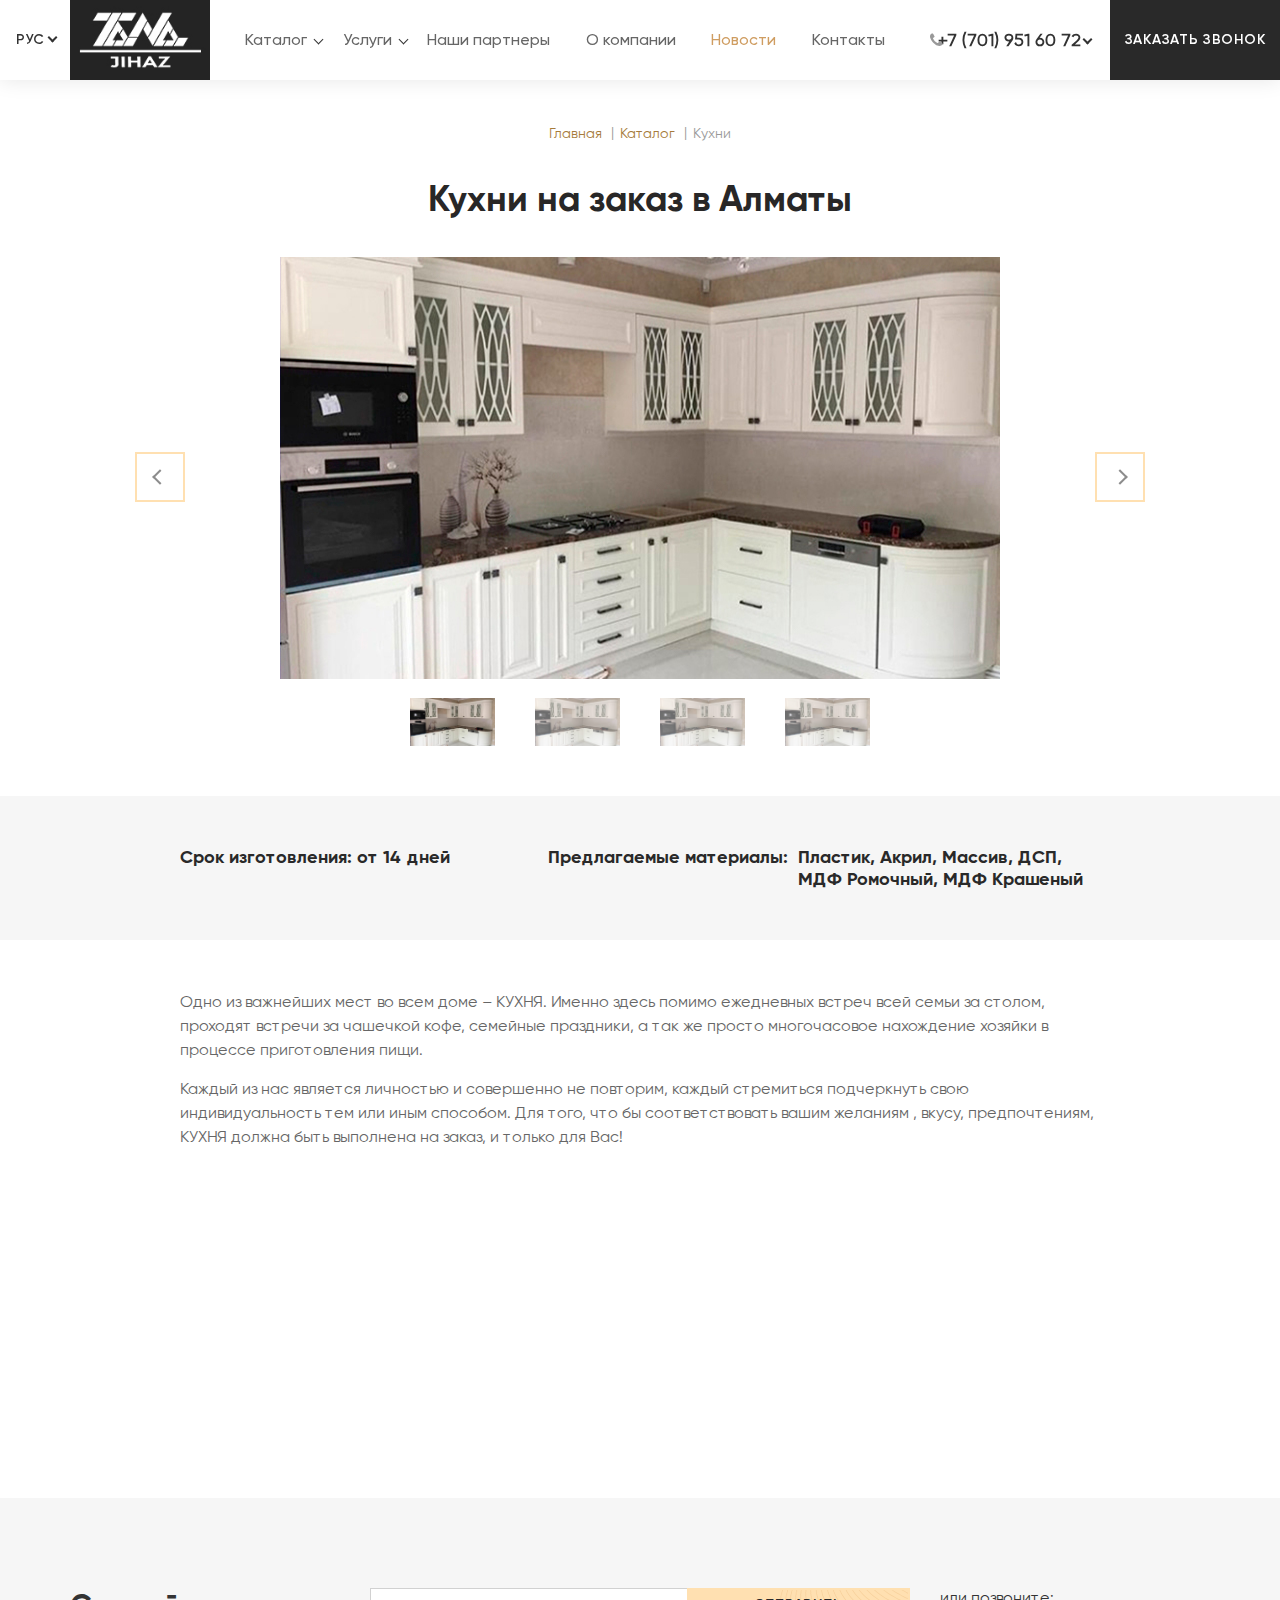
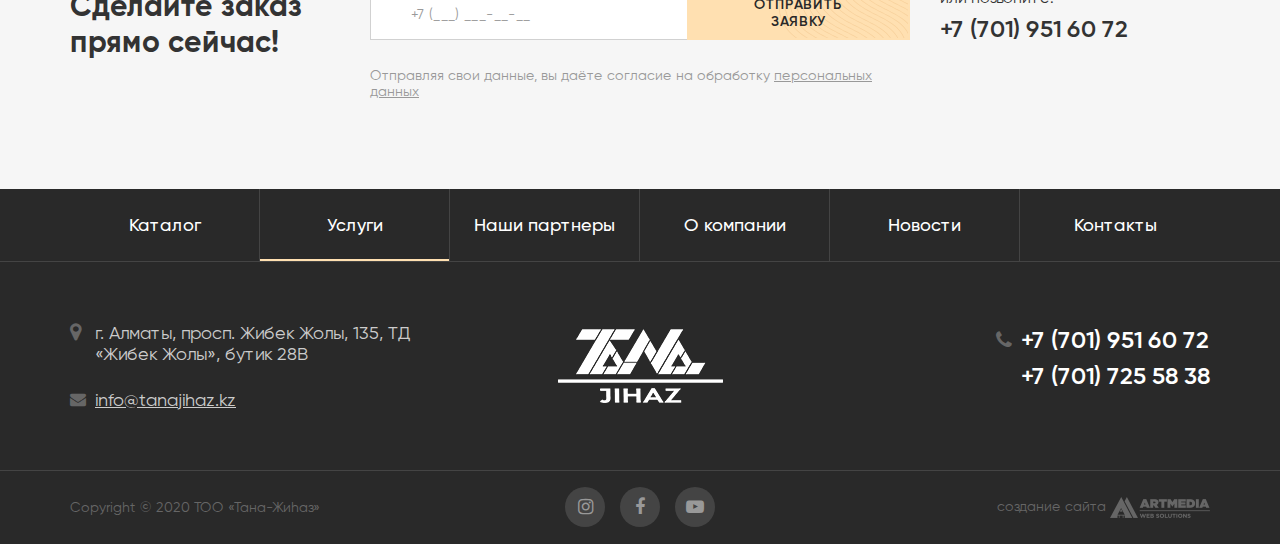
<file: card.html>
<!DOCTYPE html>
<html lang="ru">
<head>
	<meta charset="UTF-8">
    <meta name="viewport" content="width=device-width, initial-scale=1.0, maximum-scale=1">
    <meta http-equiv="X-UA-Compatible" content="ie=edge">
	<title>card</title>
	<link rel="stylesheet" href="css/libs.css">
	<link rel="stylesheet" href="css/style.css">
</head>
<body>
	<div class="preload">
		<div class="sk-double-bounce">
			<div class="sk-child sk-double-bounce-1"></div>
			<div class="sk-child sk-double-bounce-2"></div>
		</div>
	</div>
	
	<header class="header">
			<div class="grid">
	
				<div class="nav--btn">
					<span></span>
					<span></span>
					<span></span>
				</div>
	
				<div class="langs dropdown grid center">
					<div class="trigger arr">Рус</div>
					<div class="dropdown-menu">
						<a href="#">Англ</a>
						<a href="#">Каз</a>
					</div>
				</div>
	
				<a href="index.html" class="logo-link"><img src="./img/logo.jpg" alt=""></a>
	
				<ul class="nav flex spb center">
					<li class="dropdown">
						<a href="#" class="trigger arr">Каталог</a>
						<div class="dropdown-menu">
							<a href="catalog.html">Каталог 1</a>
							<a href="catalog.html">Каталог 2</a>
							<a href="catalog.html" class="active">Каталог 3</a>
							<a href="catalog.html">Каталог 4</a>
						</div>
					</li>
					<li class="dropdown">
						<a href="#" class="trigger arr">Услуги</a>
						<div class="dropdown-menu">
							<a href="catalog.html">Услуги 1</a>
							<a href="catalog.html" class="active">Услуги 2</a>
							<a href="catalog.html">Услуги 3</a>
							<a href="catalog.html">Услуги 4</a>
							<a href="catalog.html">Услуги 1</a>
							<a href="catalog.html">Услуги 2</a>
							<a href="catalog.html">Услуги 3</a>
							<a href="catalog.html">Услуги 4</a>
							<a href="catalog.html">Услуги 3</a>
							<a href="catalog.html">Услуги 4</a>
							<a href="catalog.html">Услуги 1</a>
							<a href="catalog.html">Услуги 2</a>
							<a href="catalog.html">Услуги 3</a>
							<a href="catalog.html">Услуги 4</a>
						</div>
					</li>
					<li><a href="partners.html">Наши партнеры</a></li>
					<li><a href="about.html">О компании</a></li>
					<li><a href="#" class="active">Новости</a></li>
					<li><a href="contacts.html">Контакты</a></li>
				</ul>
	
				<div class="col--phone grid center">
					<a href="tel:+77019516072">+7 (701) 951 60 72</a>
					<a href="tel:+77019516072" class="m-phone-ico"><i class="fa fa-phone" aria-hidden="true"></i></a>
					<div class="dropdown">
						<div class="trigger arr"></div>
						<div class="dropdown-menu">
							<a href="tel:+77019516072">+7 (701) 951 60 73</a>
							<a href="tel:+77019516072">+7 (701) 951 60 74</a>
							<a href="tel:+77019516072">+7 (701) 951 60 75</a>
						</div>
					</div>
				</div>
	
				<div class="btn open--modal" data-modal="#callme">Заказать звонок</div>
	
			</div>
	</header>
	
	<div class="modal" id="callme">
		<div class="modal__layer"></div>
		<div class="modal__block">
			<a href="#" class="close"></a>
			<h4>Заказать звонок</h4>
	
			<form action="">
				<input type="text" required placeholder="Ваше имя">
				<input type="text" required placeholder="+7 (___)___-__-__" class="tel">
				<input type="text" required placeholder="E-mail">
				<div class="flex spb">
					<div class="g-recaptcha"><div style="width: 304px; height: 78px;"><div><iframe src="https://www.google.com/recaptcha/api2/anchor?ar=1&amp;k=6LfycasZAAAAAOleQj_j_cJoz1tKKWUcEs1p_Thw&amp;co=aHR0cDovL2x1Y2t5ZW5nbGlzaC45ei5rejo4MA..&amp;hl=ru&amp;v=aUMtGvKgJZfNs4PdY842Qp03&amp;size=normal&amp;cb=27rbk3xz2bz9" width="304" height="78" role="presentation" name="a-d58rtl6a06nf" frameborder="0" scrolling="no" sandbox="allow-forms allow-popups allow-same-origin allow-scripts allow-top-navigation allow-modals allow-popups-to-escape-sandbox"></iframe></div><textarea id="g-recaptcha-response-2" name="g-recaptcha-response" class="g-recaptcha-response" style="width: 250px; height: 40px; border: 1px solid rgb(193, 193, 193); margin: 10px 25px; padding: 0px; resize: none; display: none;"></textarea></div><iframe style="display: none;"></iframe></div>
					<div class="btn btn-waved open--modal" type="submit" data-modal="#modal-success">Отправить</div>
				</div>
			</form>
		</div>
	</div>
	
	<div class="modal" id="modal-success">
		<div class="modal__layer"></div>
		<div class="modal__block">
			<a href="#" class="close"></a>
			<h4>Ваша заявка успешно отправлена</h4>
		</div>
	</div>
	
	
	
	<div class="modal" id="modal-success-msg">
		<div class="modal__layer"></div>
		<div class="modal__block">
			<a href="#" class="close"></a>
			<h4>Ваше сообщение успешно отправлено</h4>
		</div>
	</div>

	<div class="wrapper card-page">

    
		<section class="breadcrumbs">
			<div class="container">
				<ul>
          <li><a href="index.html">Главная</a></li>
					<li><a href="catalog.html">Каталог</a></li>
					<li>Кухни</li>
				</ul>
			</div>
    </section>

    <main>
      <div class="container c-750">
        <h1>Кухни на заказ в Алматы</h1>
        <div class="cat--slider">
          <div class="cat--unit__for">
            <a href="./img/card.jpg" data-fancybox="card" class="item"><img src="./img/card.jpg" alt=""></a>
            <a href="./img/card.jpg" data-fancybox="card" class="item"><img src="./img/card.jpg" alt=""></a>
            <a href="./img/card.jpg" data-fancybox="card" class="item"><img src="./img/card.jpg" alt=""></a>
            <a href="./img/card.jpg" data-fancybox="card" class="item"><img src="./img/card.jpg" alt=""></a>
            <a href="./img/card.jpg" data-fancybox="card" class="item"><img src="./img/card.jpg" alt=""></a>
            <a href="./img/card.jpg" data-fancybox="card" class="item"><img src="./img/card.jpg" alt=""></a>
            <a href="./img/card.jpg" data-fancybox="card" class="item"><img src="./img/card.jpg" alt=""></a>
            <a href="./img/card.jpg" data-fancybox="card" class="item"><img src="./img/card.jpg" alt=""></a>
          </div>
          <div class="cat--unit__nav">
            <div class="item"><img src="./img/card.jpg" alt=""></div>
            <div class="item"><img src="./img/card.jpg" alt=""></div>
            <div class="item"><img src="./img/card.jpg" alt=""></div>
            <div class="item"><img src="./img/card.jpg" alt=""></div>
            <div class="item"><img src="./img/card.jpg" alt=""></div>
            <div class="item"><img src="./img/card.jpg" alt=""></div>
            <div class="item"><img src="./img/card.jpg" alt=""></div>
            <div class="item"><img src="./img/card.jpg" alt=""></div>
          </div>
        </div>
      </div>
    </main>

  <section class="g-bg">
    <div class="container c-950 grid">
      <div>Cрок изготовления: от 14 дней</div>
      <div class="flex">
        <div class="left">Предлагаемые материалы:</div>
        <div class="right">Пластик, Акрил, Массив, ДСП, МДФ Ромочный, МДФ Крашеный</div>
      </div>
    </div>
  </section>

  <section class="descr">
    <div class="container c-950">
      <p>Одно из важнейших мест во всем доме – КУХНЯ. Именно здесь помимо ежедневных встреч всей семьи за столом, проходят встречи за чашечкой кофе, семейные праздники, а так же просто многочасовое нахождение хозяйки в процессе приготовления пищи.</p>
      <p>Каждый из нас является личностью и совершенно не повторим, каждый стремиться подчеркнуть свою индивидуальность тем или иным способом.  Для того, что бы соответствовать вашим желаниям , вкусу, предпочтениям, КУХНЯ должна быть выполнена на заказ, и только для Вас!</p>
    </div>
  </section>

  <section class="scheme">
    <div class="container grid">
      <div class="scheme-card wow fadeInUp" data-wow-duration="1s" data-wow-offset="0">
        <div class="card-title"><img src="./img/ruler.svg" alt=""><span>Схема работы</spa></div>
        <p>Звонок > замер > расчет > предоплата > изготовление > доставка > монтаж
          из них замер, расчет, доставка, монтаж - <b>бесплатно</b></p>
      </div>
      <div class="scheme-card wow fadeInUp" data-wow-duration="1s" data-wow-offset="0" data-wow-delay="1s">
        <div class="card-title"><img src="./img/wallet.svg" alt=""><span>Оплата</spa></div>
        <p>Оплатить покупку вы можете любым удобным способом: наличными, банковской картой. Также доступна беспроцентная рассрочка</p>
      </div>
      <div class="scheme-card wow fadeInUp" data-wow-duration="1s" data-wow-offset="0" data-wow-delay="2s">
        <div class="card-title"><img src="./img/contract.svg" alt=""><span>Гарантия</spa></div>
        <p>На все изделия предоставляется гарантия от производителя <b>18 месяцев</b></p>
      </div>
    </div>
  </section>

  <section class="offer g-bg">
    <div class="container">
      <form action="" class="grid">
        <p>Сделайте заказ прямо сейчас!</p>
        <div class="input-part">
          <div class="flex">
            <input type="text" class="tel" required placeholder="+7 (___) ___-__-__">
            <button class="btn btn-waved open--modal" data-modal="#modal-success">Отправить заявку</button>
          </div>
          <div class="agreement">
            Отправляя свои данные, вы даёте согласие на обработку 
            <a href="#">персональных данных</a>
          </div>
        </div>
        <div class="or-call">
          или позвоните:
          <a href="tel:+7(701)9516072">+7 (701) 951 60 72</a>
        </div>
      </form>
    </div>
  </section>
    

  </div>

  <footer class="footer">
    <div class="f-nav">
      <div class="container grid">
        <a href="catalog.html">Каталог</a>
        <a href="catalog.html" class="active">Услуги</a>
        <a href="partners.html">Наши партнеры</a>
        <a href="about.html">О компании</a>
        <a href="#">Новости</a>
        <a href="contacts.html">Контакты</a>
      </div>
    </div>
  
    <div class="f-cts">
      <div class="container grid">
        <div>
          <div class="col--location">
            г. Алматы, просп. Жибек Жолы, 135, ТД «Жибек Жолы», бутик 28В
          </div>
          <div class="col--email">
            <a href="mailto:info@tanajihaz.kz">info@tanajihaz.kz</a>
          </div>
        </div>
        <div class="logo-area">
          <a href="index.html" class="f-logo-link"><img src="./img/logo-png.png" alt=""></a>
        </div>
        <div class="col--phone">
          <a href="tel:+7(701) 951 60 72">+7 (701) 951 60 72</a>
          <a href="tel:+7(701) 725 58 38">+7 (701) 725 58 38</a>
        </div>
      </div>
    </div>
  
    <div class="copy">
      <div class="container grid">
        <p>Copyright &copy; 2020 ТОО «Тана-Жиhаз»</p>
  
        <div class="socials">
          <a href="#" target="_blank" class="circle"><i class="fa fa-instagram" aria-hidden="true"></i></a>
          <a href="#" target="_blank" class="circle"><i class="fa fa-facebook" aria-hidden="true"></i></a>
          <a href="#" target="_blank" class="circle"><i class="fa fa-youtube-play" aria-hidden="true"></i></a>
        </div>
  
        <a href="https://artmedia.kz/" target="_blank" class="artmedia">создание сайта <img src="./img/artmed.png" alt=""></a>
      </div>
    </div>
  </footer>
  <script type="text/javascript" src="js/jquery.js"></script>
  <script type="text/javascript" src="js/libs.js"></script>
  <script>
    wow = new WOW({
      boxClass:     'wow',      
      animateClass: 'animated', 
      offset:       0,          
      live:         true,
      mobile:       false          
    })
    wow.init();
  </script>
  <script type="text/javascript" src="js/main.js"></script>
</body>
</html>
</file>
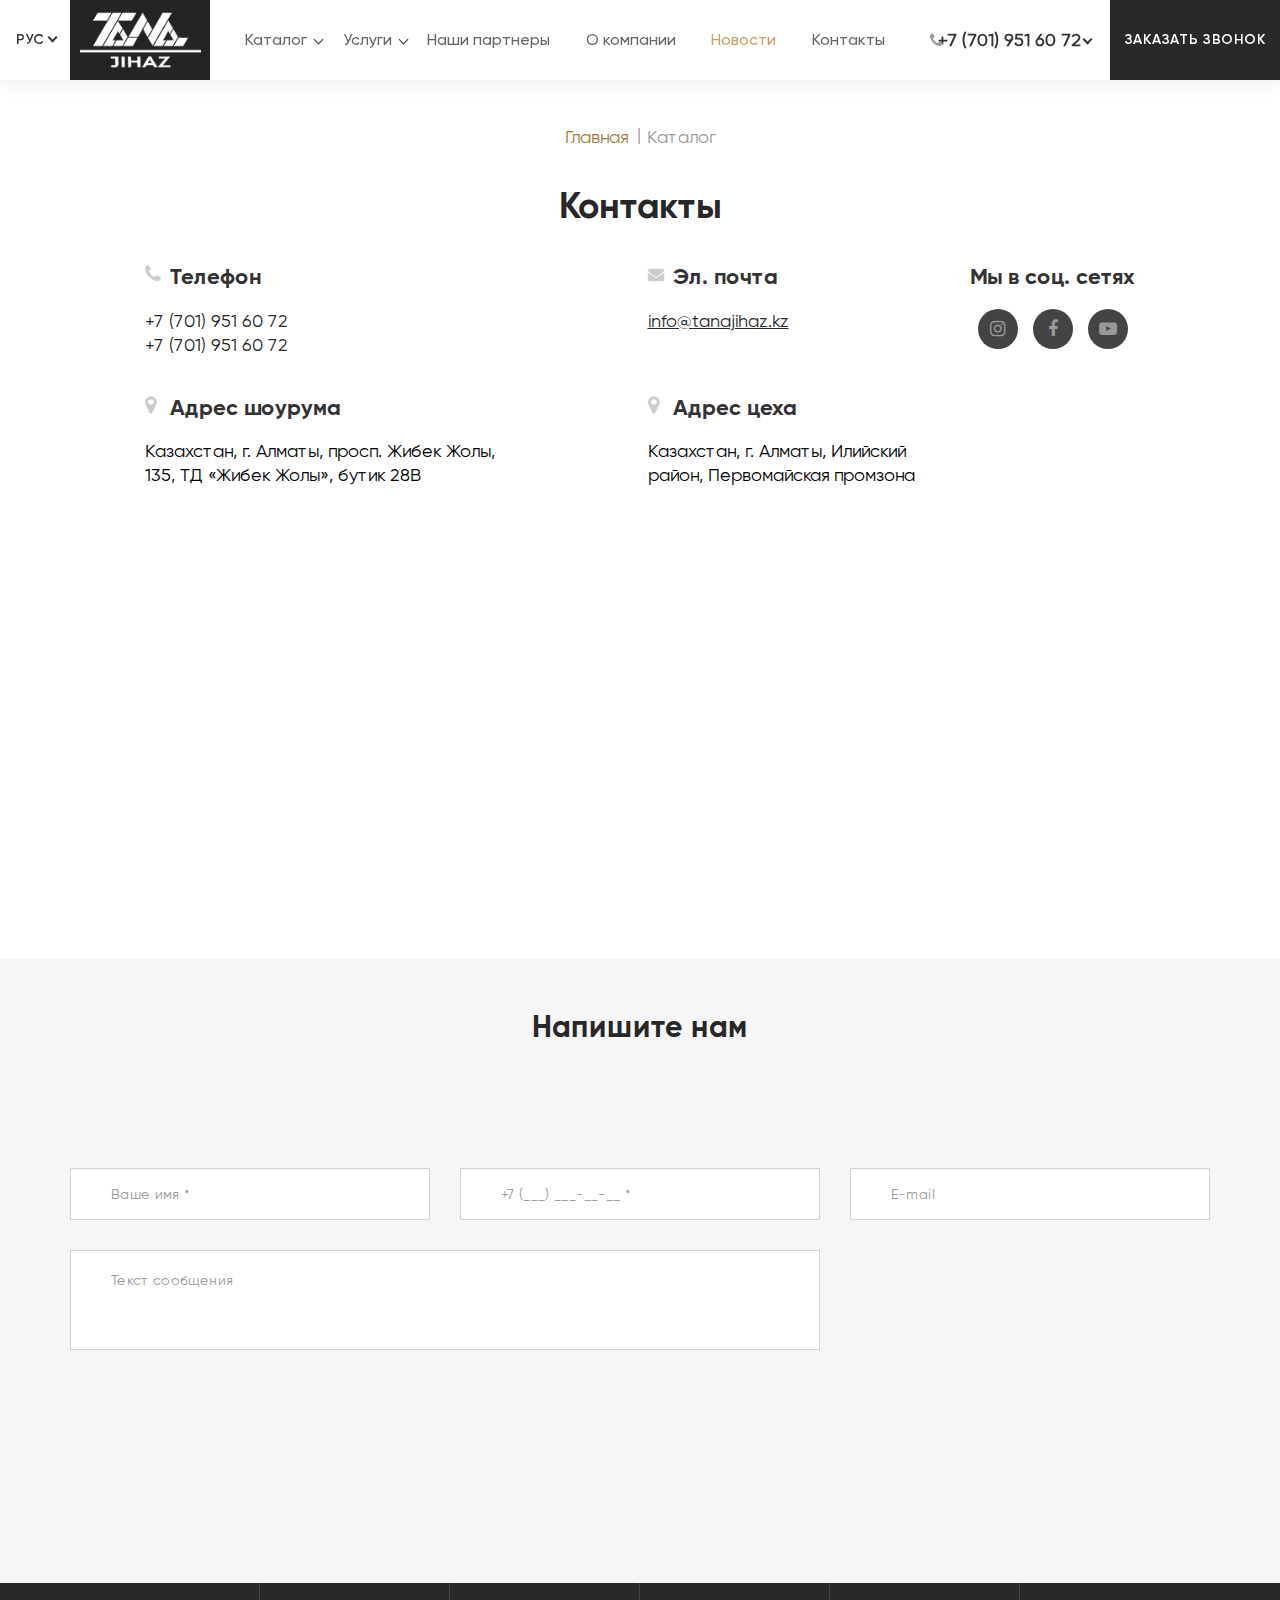
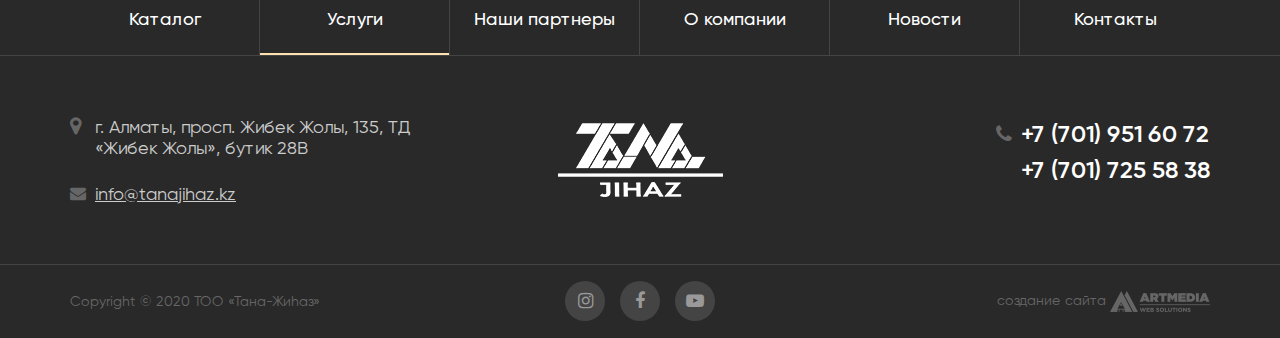
<file: contacts.html>
<!DOCTYPE html>
<html lang="ru">
<head>
	<meta charset="UTF-8">
    <meta name="viewport" content="width=device-width, initial-scale=1.0, maximum-scale=1">
    <meta http-equiv="X-UA-Compatible" content="ie=edge">
	<title>contacts</title>
	<link rel="stylesheet" href="css/libs.css">
  <link rel="stylesheet" href="css/style.css">
  <script src="https://api-maps.yandex.ru/2.1/?lang=ru_RU" type="text/javascript"></script>
<script type="text/javascript">
    ymaps.ready(function () {
            var myMap = new ymaps.Map('map', {
                    center: [43.261380, 76.929224],
                    zoom: 16
                }, {
                    searchControlProvider: 'yandex#search'
                }),  

                myPlacemark = new ymaps.Placemark(myMap.getCenter(), {
                    
                }, {
                    iconLayout: 'default#image',
                    iconImageHref: './img/location.svg',
                    iconImageSize: [70, 80],
                    iconImageOffset: [-35, -40]
                });

            myMap.geoObjects
            .add(myPlacemark)
        });
</script>
</head>
<body>
	<div class="preload">
		<div class="sk-double-bounce">
			<div class="sk-child sk-double-bounce-1"></div>
			<div class="sk-child sk-double-bounce-2"></div>
		</div>
	</div>
	
	<header class="header">
			<div class="grid">
	
				<div class="nav--btn">
					<span></span>
					<span></span>
					<span></span>
				</div>
	
				<div class="langs dropdown grid center">
					<div class="trigger arr">Рус</div>
					<div class="dropdown-menu">
						<a href="#">Англ</a>
						<a href="#">Каз</a>
					</div>
				</div>
	
				<a href="index.html" class="logo-link"><img src="./img/logo.jpg" alt=""></a>
	
				<ul class="nav flex spb center">
					<li class="dropdown">
						<a href="#" class="trigger arr">Каталог</a>
						<div class="dropdown-menu">
							<a href="catalog.html">Каталог 1</a>
							<a href="catalog.html">Каталог 2</a>
							<a href="catalog.html" class="active">Каталог 3</a>
							<a href="catalog.html">Каталог 4</a>
						</div>
					</li>
					<li class="dropdown">
						<a href="#" class="trigger arr">Услуги</a>
						<div class="dropdown-menu">
							<a href="catalog.html">Услуги 1</a>
							<a href="catalog.html" class="active">Услуги 2</a>
							<a href="catalog.html">Услуги 3</a>
							<a href="catalog.html">Услуги 4</a>
							<a href="catalog.html">Услуги 1</a>
							<a href="catalog.html">Услуги 2</a>
							<a href="catalog.html">Услуги 3</a>
							<a href="catalog.html">Услуги 4</a>
							<a href="catalog.html">Услуги 3</a>
							<a href="catalog.html">Услуги 4</a>
							<a href="catalog.html">Услуги 1</a>
							<a href="catalog.html">Услуги 2</a>
							<a href="catalog.html">Услуги 3</a>
							<a href="catalog.html">Услуги 4</a>
						</div>
					</li>
					<li><a href="partners.html">Наши партнеры</a></li>
					<li><a href="about.html">О компании</a></li>
					<li><a href="#" class="active">Новости</a></li>
					<li><a href="contacts.html">Контакты</a></li>
				</ul>
	
				<div class="col--phone grid center">
					<a href="tel:+77019516072">+7 (701) 951 60 72</a>
					<a href="tel:+77019516072" class="m-phone-ico"><i class="fa fa-phone" aria-hidden="true"></i></a>
					<div class="dropdown">
						<div class="trigger arr"></div>
						<div class="dropdown-menu">
							<a href="tel:+77019516072">+7 (701) 951 60 73</a>
							<a href="tel:+77019516072">+7 (701) 951 60 74</a>
							<a href="tel:+77019516072">+7 (701) 951 60 75</a>
						</div>
					</div>
				</div>
	
				<div class="btn open--modal" data-modal="#callme">Заказать звонок</div>
	
			</div>
	</header>
	
	<div class="modal" id="callme">
		<div class="modal__layer"></div>
		<div class="modal__block">
			<a href="#" class="close"></a>
			<h4>Заказать звонок</h4>
	
			<form action="">
				<input type="text" required placeholder="Ваше имя">
				<input type="text" required placeholder="+7 (___)___-__-__" class="tel">
				<input type="text" required placeholder="E-mail">
				<div class="flex spb">
					<div class="g-recaptcha"><div style="width: 304px; height: 78px;"><div><iframe src="https://www.google.com/recaptcha/api2/anchor?ar=1&amp;k=6LfycasZAAAAAOleQj_j_cJoz1tKKWUcEs1p_Thw&amp;co=aHR0cDovL2x1Y2t5ZW5nbGlzaC45ei5rejo4MA..&amp;hl=ru&amp;v=aUMtGvKgJZfNs4PdY842Qp03&amp;size=normal&amp;cb=27rbk3xz2bz9" width="304" height="78" role="presentation" name="a-d58rtl6a06nf" frameborder="0" scrolling="no" sandbox="allow-forms allow-popups allow-same-origin allow-scripts allow-top-navigation allow-modals allow-popups-to-escape-sandbox"></iframe></div><textarea id="g-recaptcha-response-2" name="g-recaptcha-response" class="g-recaptcha-response" style="width: 250px; height: 40px; border: 1px solid rgb(193, 193, 193); margin: 10px 25px; padding: 0px; resize: none; display: none;"></textarea></div><iframe style="display: none;"></iframe></div>
					<div class="btn btn-waved open--modal" type="submit" data-modal="#modal-success">Отправить</div>
				</div>
			</form>
		</div>
	</div>
	
	<div class="modal" id="modal-success">
		<div class="modal__layer"></div>
		<div class="modal__block">
			<a href="#" class="close"></a>
			<h4>Ваша заявка успешно отправлена</h4>
		</div>
	</div>
	
	
	
	<div class="modal" id="modal-success-msg">
		<div class="modal__layer"></div>
		<div class="modal__block">
			<a href="#" class="close"></a>
			<h4>Ваше сообщение успешно отправлено</h4>
		</div>
	</div>

	<div class="wrapper contacts-page">

    
		<section class="breadcrumbs">
			<div class="container">
				<ul>
          <li><a href="index.html">Главная</a></li>
					<li>Каталог</li>
				</ul>
			</div>
    </section>

    <main>
      <div class="container">
        <h1>Контакты</h1>
        <div class="container grid wow fadeInUp">
          <div>
            <div class="col--phone">
              <div class="with-title">Телефон</div>
            </div>
            <a href="tel:+7(701)9516072">+7 (701) 951 60 72</a>
            <a href="tel:+7(701)9516072">+7 (701) 951 60 72</a>
          </div>
          <div class="ml">
            <div class="col--email">
              <div class="with-title">Эл. почта</div>
            </div>
              <a href="mailto:info@tanajihaz.kz" class="mail-link">info@tanajihaz.kz</a>
          </div>
          
          <div class="socials">
						<div class="with-title">Мы в соц. сетях</div>
            <div class="flex">
              <a href="#" target="_blank" class="circle"><i class="fa fa-instagram" aria-hidden="true"></i></a>
              <a href="#" target="_blank" class="circle"><i class="fa fa-facebook" aria-hidden="true"></i></a>
              <a href="#" target="_blank" class="circle"><i class="fa fa-youtube-play" aria-hidden="true"></i></a>
						</div>
          </div>
          <div>
            <div class="col--location">
              <div class="with-title">Адрес шоурума</div>
            </div>
            <div>Казахстан, г. Алматы, просп. Жибек Жолы, 135, ТД «Жибек Жолы», бутик 28В</div>
          </div>
          <div class="ml">
            <div class="col--location">
              <div class="with-title">Адрес цеха</div>
            </div>
            <div>Казахстан, г. Алматы, Илийский район, Первомайская промзона</div>
          </div>
          
        </div>
      </div>
      <div class="map" id="map">
				<!-- <iframe src="https://yandex.ru/map-widget/v1/?um=constructor%3Aefceaf739850e8e2b1483e15a6bba53c14ec3ff84366669eddd8a46ece264258&amp;source=constructor" width="100%" height="645" frameborder="0"></iframe> -->
      </div>
    </main>

    <section class="contactus g-bg">
      <div class="container">
        <h2>Напишите нам</h2>
        <p class="wow fadeInUp">Если у вас остались вопросы, оставьте свои контактные данные.<br>Мы обязательно свяжемся с вами в ближайшее время!</p>
        <form action="">
          <div class="grid">
            <input type="text" required placeholder="Ваше имя *">
            <input type="text" required placeholder="+7 (___) ___-__-__ *" class="tel">
            <input type="email" placeholder="E-mail">
            <textarea placeholder="Текст сообщения"></textarea>
            <div class="g-recaptcha"><div style="width: 304px; height: 78px;"><div><iframe src="https://www.google.com/recaptcha/api2/anchor?ar=1&amp;k=6LfycasZAAAAAOleQj_j_cJoz1tKKWUcEs1p_Thw&amp;co=aHR0cDovL2x1Y2t5ZW5nbGlzaC45ei5rejo4MA..&amp;hl=ru&amp;v=QVh-Tz10ahidjrORgXOS1oB0&amp;size=normal&amp;cb=i369cok54n1" width="304" height="78" role="presentation" name="a-jgb8e6nuulyb" frameborder="0" scrolling="no" sandbox="allow-forms allow-popups allow-same-origin allow-scripts allow-top-navigation allow-modals allow-popups-to-escape-sandbox"></iframe></div><textarea id="g-recaptcha-response-2" name="g-recaptcha-response" class="g-recaptcha-response" style="width: 250px; height: 40px; border: 1px solid rgb(193, 193, 193); margin: 10px 25px; padding: 0px; resize: none; display: none;"></textarea></div><iframe style="display: none;"></iframe></div>
					</div>
					<div class="agreement wow fadeIn" data-wow-duration="2s" data-wow-delay=".5s">Отправляя свои данные, вы даёте согласие на обработку 
						<a href="#">персональных данных</a>
					</div>
					<button class="btn btn-waved open--modal wow fadeInUp" data-wow-duration="1s" data-wow-delay="2.5s" type="submit" data-modal="#modal-success-msg">Отправить</button>
        </form>
      </div>
    </section>

</div>

<footer class="footer">
  <div class="f-nav">
    <div class="container grid">
      <a href="catalog.html">Каталог</a>
      <a href="catalog.html" class="active">Услуги</a>
      <a href="partners.html">Наши партнеры</a>
      <a href="about.html">О компании</a>
      <a href="#">Новости</a>
      <a href="contacts.html">Контакты</a>
    </div>
  </div>

  <div class="f-cts">
    <div class="container grid">
      <div>
        <div class="col--location">
          г. Алматы, просп. Жибек Жолы, 135, ТД «Жибек Жолы», бутик 28В
        </div>
        <div class="col--email">
          <a href="mailto:info@tanajihaz.kz">info@tanajihaz.kz</a>
        </div>
      </div>
      <div class="logo-area">
        <a href="index.html" class="f-logo-link"><img src="./img/logo-png.png" alt=""></a>
      </div>
      <div class="col--phone">
        <a href="tel:+7(701) 951 60 72">+7 (701) 951 60 72</a>
        <a href="tel:+7(701) 725 58 38">+7 (701) 725 58 38</a>
      </div>
    </div>
  </div>

  <div class="copy">
    <div class="container grid">
      <p>Copyright &copy; 2020 ТОО «Тана-Жиhаз»</p>

      <div class="socials">
        <a href="#" target="_blank" class="circle"><i class="fa fa-instagram" aria-hidden="true"></i></a>
        <a href="#" target="_blank" class="circle"><i class="fa fa-facebook" aria-hidden="true"></i></a>
        <a href="#" target="_blank" class="circle"><i class="fa fa-youtube-play" aria-hidden="true"></i></a>
      </div>

      <a href="https://artmedia.kz/" target="_blank" class="artmedia">создание сайта <img src="./img/artmed.png" alt=""></a>
    </div>
  </div>
</footer>
<script type="text/javascript" src="js/jquery.js"></script>
<script type="text/javascript" src="js/libs.js"></script>
<script>
  wow = new WOW({
    boxClass:     'wow',      
    animateClass: 'animated', 
    offset:       0,          
    live:         true,
    mobile:       false    
  })
  wow.init();
</script>
<script type="text/javascript" src="js/main.js"></script>
</body>
</html>
</file>
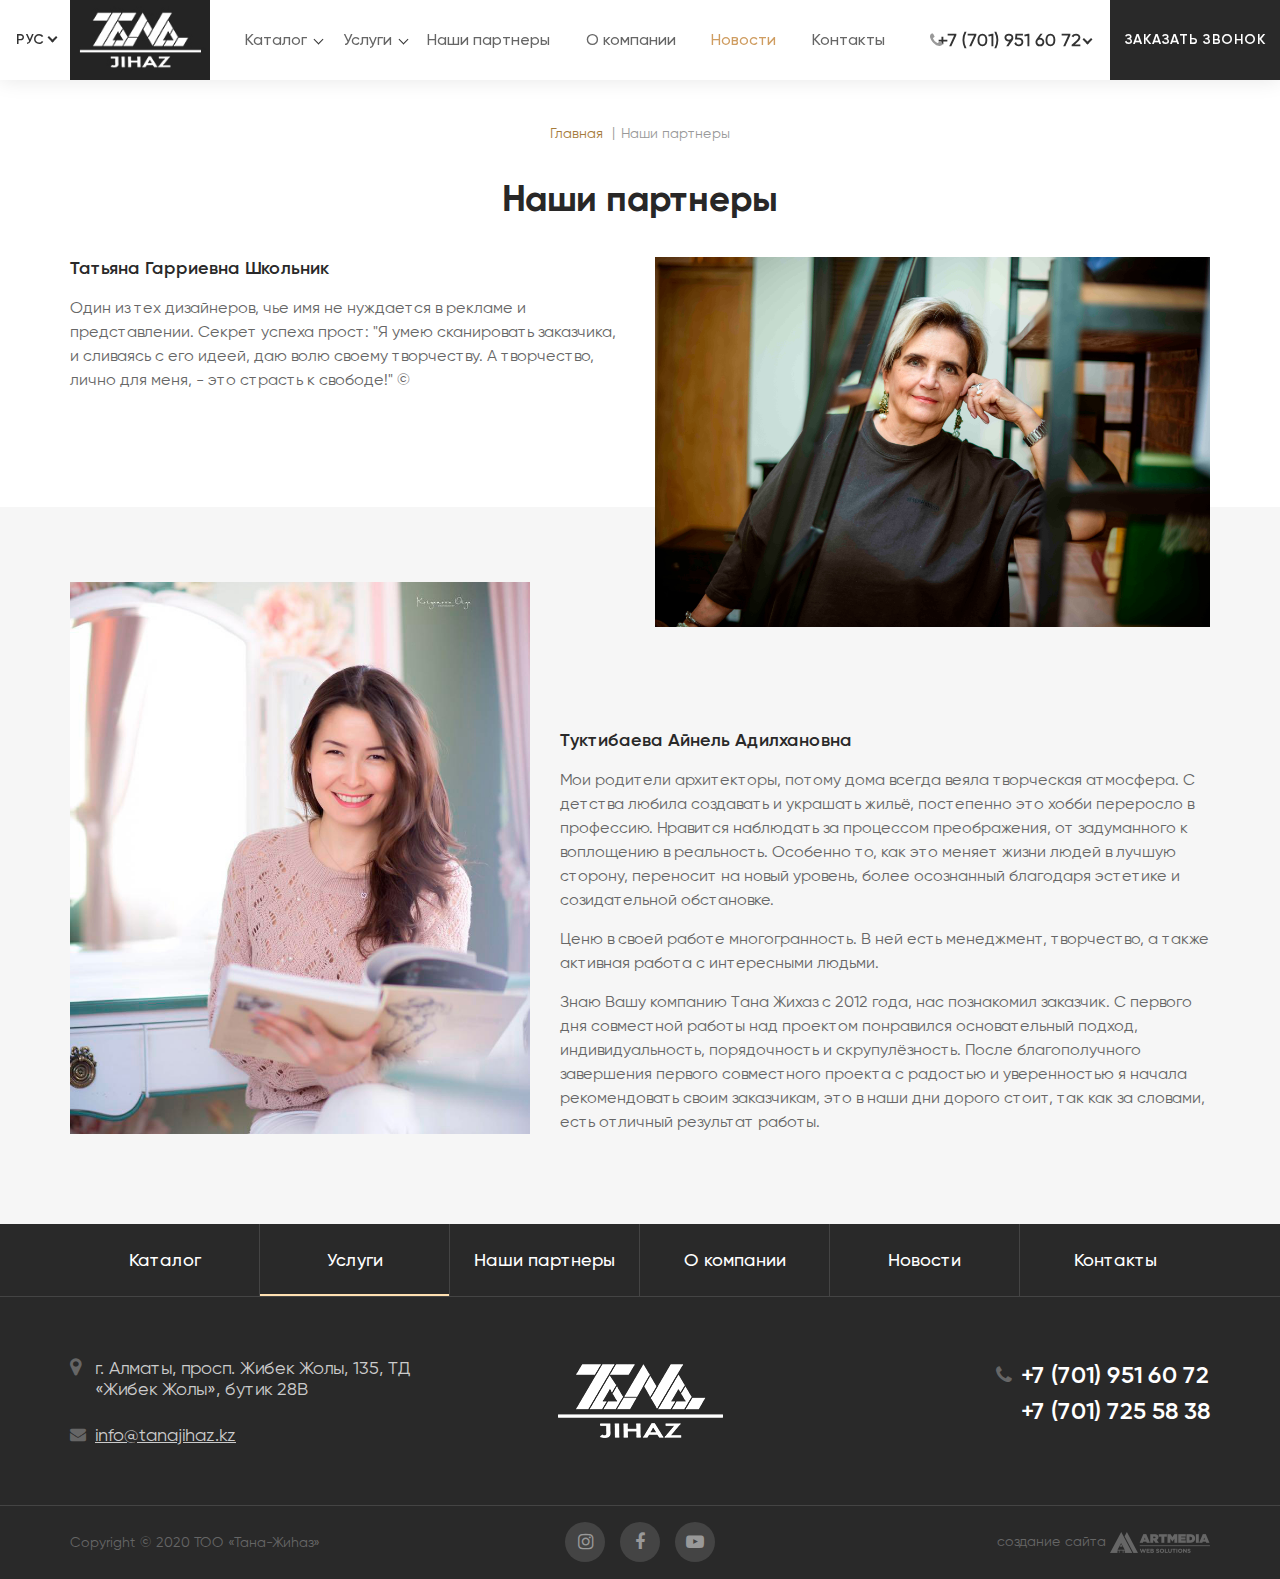
<file: partners.html>
<!DOCTYPE html>
<html lang="ru">
<head>
	<meta charset="UTF-8">
    <meta name="viewport" content="width=device-width, initial-scale=1.0, maximum-scale=1">
    <meta http-equiv="X-UA-Compatible" content="ie=edge">
	<title>partners</title>
	<link rel="stylesheet" href="css/libs.css">
	<link rel="stylesheet" href="css/style.css">
</head>
<body>
	<div class="preload">
		<div class="sk-double-bounce">
			<div class="sk-child sk-double-bounce-1"></div>
			<div class="sk-child sk-double-bounce-2"></div>
		</div>
	</div>
	
	<header class="header">
			<div class="grid">
	
				<div class="nav--btn">
					<span></span>
					<span></span>
					<span></span>
				</div>
	
				<div class="langs dropdown grid center">
					<div class="trigger arr">Рус</div>
					<div class="dropdown-menu">
						<a href="#">Англ</a>
						<a href="#">Каз</a>
					</div>
				</div>
	
				<a href="index.html" class="logo-link"><img src="./img/logo.jpg" alt=""></a>
	
				<ul class="nav flex spb center">
					<li class="dropdown">
						<a href="#" class="trigger arr">Каталог</a>
						<div class="dropdown-menu">
							<a href="catalog.html">Каталог 1</a>
							<a href="catalog.html">Каталог 2</a>
							<a href="catalog.html" class="active">Каталог 3</a>
							<a href="catalog.html">Каталог 4</a>
						</div>
					</li>
					<li class="dropdown">
						<a href="#" class="trigger arr">Услуги</a>
						<div class="dropdown-menu">
							<a href="catalog.html">Услуги 1</a>
							<a href="catalog.html" class="active">Услуги 2</a>
							<a href="catalog.html">Услуги 3</a>
							<a href="catalog.html">Услуги 4</a>
							<a href="catalog.html">Услуги 1</a>
							<a href="catalog.html">Услуги 2</a>
							<a href="catalog.html">Услуги 3</a>
							<a href="catalog.html">Услуги 4</a>
							<a href="catalog.html">Услуги 3</a>
							<a href="catalog.html">Услуги 4</a>
							<a href="catalog.html">Услуги 1</a>
							<a href="catalog.html">Услуги 2</a>
							<a href="catalog.html">Услуги 3</a>
							<a href="catalog.html">Услуги 4</a>
						</div>
					</li>
					<li><a href="partners.html">Наши партнеры</a></li>
					<li><a href="about.html">О компании</a></li>
					<li><a href="#" class="active">Новости</a></li>
					<li><a href="contacts.html">Контакты</a></li>
				</ul>
	
				<div class="col--phone grid center">
					<a href="tel:+77019516072">+7 (701) 951 60 72</a>
					<a href="tel:+77019516072" class="m-phone-ico"><i class="fa fa-phone" aria-hidden="true"></i></a>
					<div class="dropdown">
						<div class="trigger arr"></div>
						<div class="dropdown-menu">
							<a href="tel:+77019516072">+7 (701) 951 60 73</a>
							<a href="tel:+77019516072">+7 (701) 951 60 74</a>
							<a href="tel:+77019516072">+7 (701) 951 60 75</a>
						</div>
					</div>
				</div>
	
				<div class="btn open--modal" data-modal="#callme">Заказать звонок</div>
	
			</div>
	</header>
	
	<div class="modal" id="callme">
		<div class="modal__layer"></div>
		<div class="modal__block">
			<a href="#" class="close"></a>
			<h4>Заказать звонок</h4>
	
			<form action="">
				<input type="text" required placeholder="Ваше имя">
				<input type="text" required placeholder="+7 (___)___-__-__" class="tel">
				<input type="text" required placeholder="E-mail">
				<div class="flex spb">
					<div class="g-recaptcha"><div style="width: 304px; height: 78px;"><div><iframe src="https://www.google.com/recaptcha/api2/anchor?ar=1&amp;k=6LfycasZAAAAAOleQj_j_cJoz1tKKWUcEs1p_Thw&amp;co=aHR0cDovL2x1Y2t5ZW5nbGlzaC45ei5rejo4MA..&amp;hl=ru&amp;v=aUMtGvKgJZfNs4PdY842Qp03&amp;size=normal&amp;cb=27rbk3xz2bz9" width="304" height="78" role="presentation" name="a-d58rtl6a06nf" frameborder="0" scrolling="no" sandbox="allow-forms allow-popups allow-same-origin allow-scripts allow-top-navigation allow-modals allow-popups-to-escape-sandbox"></iframe></div><textarea id="g-recaptcha-response-2" name="g-recaptcha-response" class="g-recaptcha-response" style="width: 250px; height: 40px; border: 1px solid rgb(193, 193, 193); margin: 10px 25px; padding: 0px; resize: none; display: none;"></textarea></div><iframe style="display: none;"></iframe></div>
					<div class="btn btn-waved open--modal" type="submit" data-modal="#modal-success">Отправить</div>
				</div>
			</form>
		</div>
	</div>
	
	<div class="modal" id="modal-success">
		<div class="modal__layer"></div>
		<div class="modal__block">
			<a href="#" class="close"></a>
			<h4>Ваша заявка успешно отправлена</h4>
		</div>
	</div>
	
	
	
	<div class="modal" id="modal-success-msg">
		<div class="modal__layer"></div>
		<div class="modal__block">
			<a href="#" class="close"></a>
			<h4>Ваше сообщение успешно отправлено</h4>
		</div>
	</div>

	<div class="wrapper partners-page">

        
		<section class="breadcrumbs">
			<div class="container">
				<ul>
          <li><a href="index.html">Главная</a></li>
					<li>Наши партнеры</li>
				</ul>
			</div>
    </section>

    <main class="g-bg">
      <div class="container">
        <h1>Наши партнеры</h1>
        <div class="grid p-card">
          <div class="text wow fadeInUp" data-wow-duration="2s">
            <div class="partner-name">Татьяна Гарриевна Школьник</div>
            <p>Один из тех дизайнеров, чье имя не нуждается в рекламе
              и представлении. Секрет успеха прост: "Я умею сканировать заказчика, и сливаясь с его идеей, даю волю своему творчеству.
              А творчество, лично для меня, - это страсть к свободе!" ©</p>
          </div>
          <div class="photo-c"><img src="./img/p1.jpg" alt="" class="wow fadeIn" data-wow-duration="2s" data-wow-offset="0" data-wow-delay=".2s"></div>
        </div>

        <div class="grid p-card reverse">
          <div class="photo-c"><img src="./img/p2.jpg" alt="" class="wow fadeIn" data-wow-duration="2s" data-wow-offset="0" data-wow-delay=".2s"></div>
          <div class="text wow fadeInUp" data-wow-duration="2s">
            <div class="partner-name">Туктибаева Айнель Адилхановна</div>
            <p>Мои родители архитекторы, потому дома всегда веяла творческая атмосфера.
              С детства любила создавать и украшать жильё, постепенно это хобби переросло
              в профессию. Нравится наблюдать за процессом преображения, от задуманного
              к воплощению в реальность. Особенно то, как это меняет жизни людей в лучшую сторону, переносит на новый уровень, более осознанный благодаря эстетике
              и созидательной обстановке.</p>
            <p>Ценю в своей работе многогранность. В ней есть менеджмент, творчество, а также активная работа с интересными людьми.</p>
            <p>Знаю Вашу компанию Тана Жихаз с 2012 года, нас познакомил заказчик. С первого дня совместной работы над проектом понравился основательный подход, индивидуальность, порядочность и скрупулёзность. После благополучного завершения первого совместного проекта с радостью и уверенностью я начала рекомендовать своим заказчикам, это в наши дни дорого стоит, так как за словами, есть отличный результат работы.</p>
          </div>
        </div>
      </div>
    </main>




</div>

<footer class="footer">
  <div class="f-nav">
    <div class="container grid">
      <a href="catalog.html">Каталог</a>
      <a href="catalog.html" class="active">Услуги</a>
      <a href="partners.html">Наши партнеры</a>
      <a href="about.html">О компании</a>
      <a href="#">Новости</a>
      <a href="contacts.html">Контакты</a>
    </div>
  </div>

  <div class="f-cts">
    <div class="container grid">
      <div>
        <div class="col--location">
          г. Алматы, просп. Жибек Жолы, 135, ТД «Жибек Жолы», бутик 28В
        </div>
        <div class="col--email">
          <a href="mailto:info@tanajihaz.kz">info@tanajihaz.kz</a>
        </div>
      </div>
      <div class="logo-area">
        <a href="index.html" class="f-logo-link"><img src="./img/logo-png.png" alt=""></a>
      </div>
      <div class="col--phone">
        <a href="tel:+7(701) 951 60 72">+7 (701) 951 60 72</a>
        <a href="tel:+7(701) 725 58 38">+7 (701) 725 58 38</a>
      </div>
    </div>
  </div>

  <div class="copy">
    <div class="container grid">
      <p>Copyright &copy; 2020 ТОО «Тана-Жиhаз»</p>

      <div class="socials">
        <a href="#" target="_blank" class="circle"><i class="fa fa-instagram" aria-hidden="true"></i></a>
        <a href="#" target="_blank" class="circle"><i class="fa fa-facebook" aria-hidden="true"></i></a>
        <a href="#" target="_blank" class="circle"><i class="fa fa-youtube-play" aria-hidden="true"></i></a>
      </div>

      <a href="https://artmedia.kz/" target="_blank" class="artmedia">создание сайта <img src="./img/artmed.png" alt=""></a>
    </div>
  </div>
</footer>
<script type="text/javascript" src="js/jquery.js"></script>
<script type="text/javascript" src="js/libs.js"></script>
<script>
  wow = new WOW({
    boxClass:     'wow',      
    animateClass: 'animated', 
    offset:       0,          
    live:         true,
    mobile:       false        
  })
  wow.init();
</script>
<script type="text/javascript" src="js/main.js"></script>
</body>
</html>
</file>
<file: css/libs.css>
@charset 'UTF-8';.slick-next,.slick-prev{font-size:0;line-height:0;position:absolute;top:50%;display:block;width:20px;height:20px;padding:0;-webkit-transform:translate(0,-50%);-ms-transform:translate(0,-50%);transform:translate(0,-50%);cursor:pointer;color:transparent;border:none;outline:0;background:0 0}.slick-next:focus,.slick-next:hover,.slick-prev:focus,.slick-prev:hover{color:transparent;outline:0;background:0 0}.slick-next:focus:before,.slick-next:hover:before,.slick-prev:focus:before,.slick-prev:hover:before{opacity:1}.slick-next.slick-disabled:before,.slick-prev.slick-disabled:before{opacity:.25}.slick-next:before,.slick-prev:before{font-family:slick;font-size:20px;line-height:1;opacity:.75;color:#fff;-webkit-font-smoothing:antialiased;-moz-osx-font-smoothing:grayscale}.slick-prev{left:-25px}[dir=rtl] .slick-prev{right:-25px;left:auto}.slick-prev:before{content:'←'}[dir=rtl] .slick-prev:before{content:'→'}.slick-next{right:-25px}[dir=rtl] .slick-next{right:auto;left:-25px}.slick-next:before{content:'→'}[dir=rtl] .slick-next:before{content:'←'}.slick-dotted.slick-slider{margin-bottom:30px}.slick-dots{position:absolute;bottom:-25px;display:block;width:100%;padding:0;margin:0;list-style:none;text-align:center}.slick-dots li{position:relative;display:inline-block;width:20px;height:20px;margin:0 5px;padding:0;cursor:pointer}.slick-dots li button{font-size:0;line-height:0;display:block;width:20px;height:20px;padding:5px;cursor:pointer;color:transparent;border:0;outline:0;background:0 0}.slick-dots li button:focus,.slick-dots li button:hover{outline:0}.slick-dots li button:focus:before,.slick-dots li button:hover:before{opacity:1}.slick-dots li button:before{font-family:slick;font-size:6px;line-height:20px;position:absolute;top:0;left:0;width:20px;height:20px;content:'•';text-align:center;opacity:.25;color:#000;-webkit-font-smoothing:antialiased;-moz-osx-font-smoothing:grayscale}.slick-dots li.slick-active button:before{opacity:.75;color:#000}.slick-slider{position:relative;display:block;box-sizing:border-box;-webkit-user-select:none;-moz-user-select:none;-ms-user-select:none;user-select:none;-webkit-touch-callout:none;-khtml-user-select:none;-ms-touch-action:pan-y;touch-action:pan-y;-webkit-tap-highlight-color:transparent}.slick-list{position:relative;display:block;overflow:hidden;margin:0;padding:0}.slick-list:focus{outline:0}.slick-list.dragging{cursor:pointer;cursor:hand}.slick-slider .slick-list,.slick-slider .slick-track{-webkit-transform:translate3d(0,0,0);-moz-transform:translate3d(0,0,0);-ms-transform:translate3d(0,0,0);-o-transform:translate3d(0,0,0);transform:translate3d(0,0,0)}.slick-track{position:relative;top:0;left:0;display:block}.slick-track:after,.slick-track:before{display:table;content:''}.slick-track:after{clear:both}.slick-loading .slick-track{visibility:hidden}.slick-slide{display:none;float:left;height:100%;min-height:1px}[dir=rtl] .slick-slide{float:right}.slick-slide img{display:block}.slick-slide.slick-loading img{display:none}.slick-slide.dragging img{pointer-events:none}.slick-initialized .slick-slide{display:block}.slick-loading .slick-slide{visibility:hidden}.slick-vertical .slick-slide{display:block;height:auto;border:1px solid transparent}.slick-arrow.slick-hidden{display:none}/*!
 * animate.css -http://daneden.me/animate
 * Version - 3.5.2
 * Licensed under the MIT license - http://opensource.org/licenses/MIT
 *
 * Copyright (c) 2017 Daniel Eden
 */.animated{animation-duration:1s;animation-fill-mode:both}.animated.infinite{animation-iteration-count:infinite}.animated.hinge{animation-duration:2s}.animated.bounceIn,.animated.bounceOut,.animated.flipOutX,.animated.flipOutY{animation-duration:.75s}@keyframes bounce{20%,53%,80%,from,to{animation-timing-function:cubic-bezier(.215,.61,.355,1);transform:translate3d(0,0,0)}40%,43%{animation-timing-function:cubic-bezier(.755,.050,.855,.060);transform:translate3d(0,-30px,0)}70%{animation-timing-function:cubic-bezier(.755,.050,.855,.060);transform:translate3d(0,-15px,0)}90%{transform:translate3d(0,-4px,0)}}.bounce{animation-name:bounce;transform-origin:center bottom}@keyframes flash{50%,from,to{opacity:1}25%,75%{opacity:0}}.flash{animation-name:flash}@keyframes pulse{from{transform:scale3d(1,1,1)}50%{transform:scale3d(1.05,1.05,1.05)}to{transform:scale3d(1,1,1)}}.pulse{animation-name:pulse}@keyframes rubberBand{from{transform:scale3d(1,1,1)}30%{transform:scale3d(1.25,.75,1)}40%{transform:scale3d(.75,1.25,1)}50%{transform:scale3d(1.15,.85,1)}65%{transform:scale3d(.95,1.05,1)}75%{transform:scale3d(1.05,.95,1)}to{transform:scale3d(1,1,1)}}.rubberBand{animation-name:rubberBand}@keyframes shake{from,to{transform:translate3d(0,0,0)}10%,30%,50%,70%,90%{transform:translate3d(-10px,0,0)}20%,40%,60%,80%{transform:translate3d(10px,0,0)}}.shake{animation-name:shake}@keyframes headShake{0%{transform:translateX(0)}6.5%{transform:translateX(-6px) rotateY(-9deg)}18.5%{transform:translateX(5px) rotateY(7deg)}31.5%{transform:translateX(-3px) rotateY(-5deg)}43.5%{transform:translateX(2px) rotateY(3deg)}50%{transform:translateX(0)}}.headShake{animation-timing-function:ease-in-out;animation-name:headShake}@keyframes swing{20%{transform:rotate3d(0,0,1,15deg)}40%{transform:rotate3d(0,0,1,-10deg)}60%{transform:rotate3d(0,0,1,5deg)}80%{transform:rotate3d(0,0,1,-5deg)}to{transform:rotate3d(0,0,1,0deg)}}.swing{transform-origin:top center;animation-name:swing}@keyframes tada{from{transform:scale3d(1,1,1)}10%,20%{transform:scale3d(.9,.9,.9) rotate3d(0,0,1,-3deg)}30%,50%,70%,90%{transform:scale3d(1.1,1.1,1.1) rotate3d(0,0,1,3deg)}40%,60%,80%{transform:scale3d(1.1,1.1,1.1) rotate3d(0,0,1,-3deg)}to{transform:scale3d(1,1,1)}}.tada{animation-name:tada}@keyframes wobble{from{transform:none}15%{transform:translate3d(-25%,0,0) rotate3d(0,0,1,-5deg)}30%{transform:translate3d(20%,0,0) rotate3d(0,0,1,3deg)}45%{transform:translate3d(-15%,0,0) rotate3d(0,0,1,-3deg)}60%{transform:translate3d(10%,0,0) rotate3d(0,0,1,2deg)}75%{transform:translate3d(-5%,0,0) rotate3d(0,0,1,-1deg)}to{transform:none}}.wobble{animation-name:wobble}@keyframes jello{11.1%,from,to{transform:none}22.2%{transform:skewX(-12.5deg) skewY(-12.5deg)}33.3%{transform:skewX(6.25deg) skewY(6.25deg)}44.4%{transform:skewX(-3.125deg) skewY(-3.125deg)}55.5%{transform:skewX(1.5625deg) skewY(1.5625deg)}66.6%{transform:skewX(-.78125deg) skewY(-.78125deg)}77.7%{transform:skewX(.390625deg) skewY(.390625deg)}88.8%{transform:skewX(-.1953125deg) skewY(-.1953125deg)}}.jello{animation-name:jello;transform-origin:center}@keyframes bounceIn{20%,40%,60%,80%,from,to{animation-timing-function:cubic-bezier(.215,.61,.355,1)}0%{opacity:0;transform:scale3d(.3,.3,.3)}20%{transform:scale3d(1.1,1.1,1.1)}40%{transform:scale3d(.9,.9,.9)}60%{opacity:1;transform:scale3d(1.03,1.03,1.03)}80%{transform:scale3d(.97,.97,.97)}to{opacity:1;transform:scale3d(1,1,1)}}.bounceIn{animation-name:bounceIn}@keyframes bounceInDown{60%,75%,90%,from,to{animation-timing-function:cubic-bezier(.215,.61,.355,1)}0%{opacity:0;transform:translate3d(0,-3000px,0)}60%{opacity:1;transform:translate3d(0,25px,0)}75%{transform:translate3d(0,-10px,0)}90%{transform:translate3d(0,5px,0)}to{transform:none}}.bounceInDown{animation-name:bounceInDown}@keyframes bounceInLeft{60%,75%,90%,from,to{animation-timing-function:cubic-bezier(.215,.61,.355,1)}0%{opacity:0;transform:translate3d(-3000px,0,0)}60%{opacity:1;transform:translate3d(25px,0,0)}75%{transform:translate3d(-10px,0,0)}90%{transform:translate3d(5px,0,0)}to{transform:none}}.bounceInLeft{animation-name:bounceInLeft}@keyframes bounceInRight{60%,75%,90%,from,to{animation-timing-function:cubic-bezier(.215,.61,.355,1)}from{opacity:0;transform:translate3d(3000px,0,0)}60%{opacity:1;transform:translate3d(-25px,0,0)}75%{transform:translate3d(10px,0,0)}90%{transform:translate3d(-5px,0,0)}to{transform:none}}.bounceInRight{animation-name:bounceInRight}@keyframes bounceInUp{60%,75%,90%,from,to{animation-timing-function:cubic-bezier(.215,.61,.355,1)}from{opacity:0;transform:translate3d(0,3000px,0)}60%{opacity:1;transform:translate3d(0,-20px,0)}75%{transform:translate3d(0,10px,0)}90%{transform:translate3d(0,-5px,0)}to{transform:translate3d(0,0,0)}}.bounceInUp{animation-name:bounceInUp}@keyframes bounceOut{20%{transform:scale3d(.9,.9,.9)}50%,55%{opacity:1;transform:scale3d(1.1,1.1,1.1)}to{opacity:0;transform:scale3d(.3,.3,.3)}}.bounceOut{animation-name:bounceOut}@keyframes bounceOutDown{20%{transform:translate3d(0,10px,0)}40%,45%{opacity:1;transform:translate3d(0,-20px,0)}to{opacity:0;transform:translate3d(0,2000px,0)}}.bounceOutDown{animation-name:bounceOutDown}@keyframes bounceOutLeft{20%{opacity:1;transform:translate3d(20px,0,0)}to{opacity:0;transform:translate3d(-2000px,0,0)}}.bounceOutLeft{animation-name:bounceOutLeft}@keyframes bounceOutRight{20%{opacity:1;transform:translate3d(-20px,0,0)}to{opacity:0;transform:translate3d(2000px,0,0)}}.bounceOutRight{animation-name:bounceOutRight}@keyframes bounceOutUp{20%{transform:translate3d(0,-10px,0)}40%,45%{opacity:1;transform:translate3d(0,20px,0)}to{opacity:0;transform:translate3d(0,-2000px,0)}}.bounceOutUp{animation-name:bounceOutUp}@keyframes fadeIn{from{opacity:0}to{opacity:1}}.fadeIn{animation-name:fadeIn}@keyframes fadeInDown{from{opacity:0;transform:translate3d(0,-100%,0)}to{opacity:1;transform:none}}.fadeInDown{animation-name:fadeInDown}@keyframes fadeInDownBig{from{opacity:0;transform:translate3d(0,-2000px,0)}to{opacity:1;transform:none}}.fadeInDownBig{animation-name:fadeInDownBig}@keyframes fadeInLeft{from{opacity:0;transform:translate3d(-100%,0,0)}to{opacity:1;transform:none}}.fadeInLeft{animation-name:fadeInLeft}@keyframes fadeInLeftBig{from{opacity:0;transform:translate3d(-2000px,0,0)}to{opacity:1;transform:none}}.fadeInLeftBig{animation-name:fadeInLeftBig}@keyframes fadeInRight{from{opacity:0;transform:translate3d(100%,0,0)}to{opacity:1;transform:none}}.fadeInRight{animation-name:fadeInRight}@keyframes fadeInRightBig{from{opacity:0;transform:translate3d(2000px,0,0)}to{opacity:1;transform:none}}.fadeInRightBig{animation-name:fadeInRightBig}@keyframes fadeInUp{from{opacity:0;transform:translate3d(0,100%,0)}to{opacity:1;transform:none}}.fadeInUp{animation-name:fadeInUp}@keyframes fadeInUpBig{from{opacity:0;transform:translate3d(0,2000px,0)}to{opacity:1;transform:none}}.fadeInUpBig{animation-name:fadeInUpBig}@keyframes fadeOut{from{opacity:1}to{opacity:0}}.fadeOut{animation-name:fadeOut}@keyframes fadeOutDown{from{opacity:1}to{opacity:0;transform:translate3d(0,100%,0)}}.fadeOutDown{animation-name:fadeOutDown}@keyframes fadeOutDownBig{from{opacity:1}to{opacity:0;transform:translate3d(0,2000px,0)}}.fadeOutDownBig{animation-name:fadeOutDownBig}@keyframes fadeOutLeft{from{opacity:1}to{opacity:0;transform:translate3d(-100%,0,0)}}.fadeOutLeft{animation-name:fadeOutLeft}@keyframes fadeOutLeftBig{from{opacity:1}to{opacity:0;transform:translate3d(-2000px,0,0)}}.fadeOutLeftBig{animation-name:fadeOutLeftBig}@keyframes fadeOutRight{from{opacity:1}to{opacity:0;transform:translate3d(100%,0,0)}}.fadeOutRight{animation-name:fadeOutRight}@keyframes fadeOutRightBig{from{opacity:1}to{opacity:0;transform:translate3d(2000px,0,0)}}.fadeOutRightBig{animation-name:fadeOutRightBig}@keyframes fadeOutUp{from{opacity:1}to{opacity:0;transform:translate3d(0,-100%,0)}}.fadeOutUp{animation-name:fadeOutUp}@keyframes fadeOutUpBig{from{opacity:1}to{opacity:0;transform:translate3d(0,-2000px,0)}}.fadeOutUpBig{animation-name:fadeOutUpBig}@keyframes flip{from{transform:perspective(400px) rotate3d(0,1,0,-360deg);animation-timing-function:ease-out}40%{transform:perspective(400px) translate3d(0,0,150px) rotate3d(0,1,0,-190deg);animation-timing-function:ease-out}50%{transform:perspective(400px) translate3d(0,0,150px) rotate3d(0,1,0,-170deg);animation-timing-function:ease-in}80%{transform:perspective(400px) scale3d(.95,.95,.95);animation-timing-function:ease-in}to{transform:perspective(400px);animation-timing-function:ease-in}}.animated.flip{-webkit-backface-visibility:visible;backface-visibility:visible;animation-name:flip}@keyframes flipInX{from{transform:perspective(400px) rotate3d(1,0,0,90deg);animation-timing-function:ease-in;opacity:0}40%{transform:perspective(400px) rotate3d(1,0,0,-20deg);animation-timing-function:ease-in}60%{transform:perspective(400px) rotate3d(1,0,0,10deg);opacity:1}80%{transform:perspective(400px) rotate3d(1,0,0,-5deg)}to{transform:perspective(400px)}}.flipInX{-webkit-backface-visibility:visible!important;backface-visibility:visible!important;animation-name:flipInX}@keyframes flipInY{from{transform:perspective(400px) rotate3d(0,1,0,90deg);animation-timing-function:ease-in;opacity:0}40%{transform:perspective(400px) rotate3d(0,1,0,-20deg);animation-timing-function:ease-in}60%{transform:perspective(400px) rotate3d(0,1,0,10deg);opacity:1}80%{transform:perspective(400px) rotate3d(0,1,0,-5deg)}to{transform:perspective(400px)}}.flipInY{-webkit-backface-visibility:visible!important;backface-visibility:visible!important;animation-name:flipInY}@keyframes flipOutX{from{transform:perspective(400px)}30%{transform:perspective(400px) rotate3d(1,0,0,-20deg);opacity:1}to{transform:perspective(400px) rotate3d(1,0,0,90deg);opacity:0}}.flipOutX{animation-name:flipOutX;-webkit-backface-visibility:visible!important;backface-visibility:visible!important}@keyframes flipOutY{from{transform:perspective(400px)}30%{transform:perspective(400px) rotate3d(0,1,0,-15deg);opacity:1}to{transform:perspective(400px) rotate3d(0,1,0,90deg);opacity:0}}.flipOutY{-webkit-backface-visibility:visible!important;backface-visibility:visible!important;animation-name:flipOutY}@keyframes lightSpeedIn{from{transform:translate3d(100%,0,0) skewX(-30deg);opacity:0}60%{transform:skewX(20deg);opacity:1}80%{transform:skewX(-5deg);opacity:1}to{transform:none;opacity:1}}.lightSpeedIn{animation-name:lightSpeedIn;animation-timing-function:ease-out}@keyframes lightSpeedOut{from{opacity:1}to{transform:translate3d(100%,0,0) skewX(30deg);opacity:0}}.lightSpeedOut{animation-name:lightSpeedOut;animation-timing-function:ease-in}@keyframes rotateIn{from{transform-origin:center;transform:rotate3d(0,0,1,-200deg);opacity:0}to{transform-origin:center;transform:none;opacity:1}}.rotateIn{animation-name:rotateIn}@keyframes rotateInDownLeft{from{transform-origin:left bottom;transform:rotate3d(0,0,1,-45deg);opacity:0}to{transform-origin:left bottom;transform:none;opacity:1}}.rotateInDownLeft{animation-name:rotateInDownLeft}@keyframes rotateInDownRight{from{transform-origin:right bottom;transform:rotate3d(0,0,1,45deg);opacity:0}to{transform-origin:right bottom;transform:none;opacity:1}}.rotateInDownRight{animation-name:rotateInDownRight}@keyframes rotateInUpLeft{from{transform-origin:left bottom;transform:rotate3d(0,0,1,45deg);opacity:0}to{transform-origin:left bottom;transform:none;opacity:1}}.rotateInUpLeft{animation-name:rotateInUpLeft}@keyframes rotateInUpRight{from{transform-origin:right bottom;transform:rotate3d(0,0,1,-90deg);opacity:0}to{transform-origin:right bottom;transform:none;opacity:1}}.rotateInUpRight{animation-name:rotateInUpRight}@keyframes rotateOut{from{transform-origin:center;opacity:1}to{transform-origin:center;transform:rotate3d(0,0,1,200deg);opacity:0}}.rotateOut{animation-name:rotateOut}@keyframes rotateOutDownLeft{from{transform-origin:left bottom;opacity:1}to{transform-origin:left bottom;transform:rotate3d(0,0,1,45deg);opacity:0}}.rotateOutDownLeft{animation-name:rotateOutDownLeft}@keyframes rotateOutDownRight{from{transform-origin:right bottom;opacity:1}to{transform-origin:right bottom;transform:rotate3d(0,0,1,-45deg);opacity:0}}.rotateOutDownRight{animation-name:rotateOutDownRight}@keyframes rotateOutUpLeft{from{transform-origin:left bottom;opacity:1}to{transform-origin:left bottom;transform:rotate3d(0,0,1,-45deg);opacity:0}}.rotateOutUpLeft{animation-name:rotateOutUpLeft}@keyframes rotateOutUpRight{from{transform-origin:right bottom;opacity:1}to{transform-origin:right bottom;transform:rotate3d(0,0,1,90deg);opacity:0}}.rotateOutUpRight{animation-name:rotateOutUpRight}@keyframes hinge{0%{transform-origin:top left;animation-timing-function:ease-in-out}20%,60%{transform:rotate3d(0,0,1,80deg);transform-origin:top left;animation-timing-function:ease-in-out}40%,80%{transform:rotate3d(0,0,1,60deg);transform-origin:top left;animation-timing-function:ease-in-out;opacity:1}to{transform:translate3d(0,700px,0);opacity:0}}.hinge{animation-name:hinge}@keyframes jackInTheBox{from{opacity:0;transform:scale(.1) rotate(30deg);transform-origin:center bottom}50%{transform:rotate(-10deg)}70%{transform:rotate(3deg)}to{opacity:1;transform:scale(1)}}.jackInTheBox{animation-name:jackInTheBox}@keyframes rollIn{from{opacity:0;transform:translate3d(-100%,0,0) rotate3d(0,0,1,-120deg)}to{opacity:1;transform:none}}.rollIn{animation-name:rollIn}@keyframes rollOut{from{opacity:1}to{opacity:0;transform:translate3d(100%,0,0) rotate3d(0,0,1,120deg)}}.rollOut{animation-name:rollOut}@keyframes zoomIn{from{opacity:0;transform:scale3d(.3,.3,.3)}50%{opacity:1}}.zoomIn{animation-name:zoomIn}@keyframes zoomInDown{from{opacity:0;transform:scale3d(.1,.1,.1) translate3d(0,-1000px,0);animation-timing-function:cubic-bezier(.55,.055,.675,.19)}60%{opacity:1;transform:scale3d(.475,.475,.475) translate3d(0,60px,0);animation-timing-function:cubic-bezier(.175,.885,.32,1)}}.zoomInDown{animation-name:zoomInDown}@keyframes zoomInLeft{from{opacity:0;transform:scale3d(.1,.1,.1) translate3d(-1000px,0,0);animation-timing-function:cubic-bezier(.55,.055,.675,.19)}60%{opacity:1;transform:scale3d(.475,.475,.475) translate3d(10px,0,0);animation-timing-function:cubic-bezier(.175,.885,.32,1)}}.zoomInLeft{animation-name:zoomInLeft}@keyframes zoomInRight{from{opacity:0;transform:scale3d(.1,.1,.1) translate3d(1000px,0,0);animation-timing-function:cubic-bezier(.55,.055,.675,.19)}60%{opacity:1;transform:scale3d(.475,.475,.475) translate3d(-10px,0,0);animation-timing-function:cubic-bezier(.175,.885,.32,1)}}.zoomInRight{animation-name:zoomInRight}@keyframes zoomInUp{from{opacity:0;transform:scale3d(.1,.1,.1) translate3d(0,1000px,0);animation-timing-function:cubic-bezier(.55,.055,.675,.19)}60%{opacity:1;transform:scale3d(.475,.475,.475) translate3d(0,-60px,0);animation-timing-function:cubic-bezier(.175,.885,.32,1)}}.zoomInUp{animation-name:zoomInUp}@keyframes zoomOut{from{opacity:1}50%{opacity:0;transform:scale3d(.3,.3,.3)}to{opacity:0}}.zoomOut{animation-name:zoomOut}@keyframes zoomOutDown{40%{opacity:1;transform:scale3d(.475,.475,.475) translate3d(0,-60px,0);animation-timing-function:cubic-bezier(.55,.055,.675,.19)}to{opacity:0;transform:scale3d(.1,.1,.1) translate3d(0,2000px,0);transform-origin:center bottom;animation-timing-function:cubic-bezier(.175,.885,.32,1)}}.zoomOutDown{animation-name:zoomOutDown}@keyframes zoomOutLeft{40%{opacity:1;transform:scale3d(.475,.475,.475) translate3d(42px,0,0)}to{opacity:0;transform:scale(.1) translate3d(-2000px,0,0);transform-origin:left center}}.zoomOutLeft{animation-name:zoomOutLeft}@keyframes zoomOutRight{40%{opacity:1;transform:scale3d(.475,.475,.475) translate3d(-42px,0,0)}to{opacity:0;transform:scale(.1) translate3d(2000px,0,0);transform-origin:right center}}.zoomOutRight{animation-name:zoomOutRight}@keyframes zoomOutUp{40%{opacity:1;transform:scale3d(.475,.475,.475) translate3d(0,60px,0);animation-timing-function:cubic-bezier(.55,.055,.675,.19)}to{opacity:0;transform:scale3d(.1,.1,.1) translate3d(0,-2000px,0);transform-origin:center bottom;animation-timing-function:cubic-bezier(.175,.885,.32,1)}}.zoomOutUp{animation-name:zoomOutUp}@keyframes slideInDown{from{transform:translate3d(0,-100%,0);visibility:visible}to{transform:translate3d(0,0,0)}}.slideInDown{animation-name:slideInDown}@keyframes slideInLeft{from{transform:translate3d(-100%,0,0);visibility:visible}to{transform:translate3d(0,0,0)}}.slideInLeft{animation-name:slideInLeft}@keyframes slideInRight{from{transform:translate3d(100%,0,0);visibility:visible}to{transform:translate3d(0,0,0)}}.slideInRight{animation-name:slideInRight}@keyframes slideInUp{from{transform:translate3d(0,100%,0);visibility:visible}to{transform:translate3d(0,0,0)}}.slideInUp{animation-name:slideInUp}@keyframes slideOutDown{from{transform:translate3d(0,0,0)}to{visibility:hidden;transform:translate3d(0,100%,0)}}.slideOutDown{animation-name:slideOutDown}@keyframes slideOutLeft{from{transform:translate3d(0,0,0)}to{visibility:hidden;transform:translate3d(-100%,0,0)}}.slideOutLeft{animation-name:slideOutLeft}@keyframes slideOutRight{from{transform:translate3d(0,0,0)}to{visibility:hidden;transform:translate3d(100%,0,0)}}.slideOutRight{animation-name:slideOutRight}@keyframes slideOutUp{from{transform:translate3d(0,0,0)}to{visibility:hidden;transform:translate3d(0,-100%,0)}}.slideOutUp{animation-name:slideOutUp}.fancybox-enabled{overflow:hidden}.fancybox-enabled body{overflow:visible;height:100%}.fancybox-is-hidden{position:absolute;top:-9999px;left:-9999px;visibility:hidden}.fancybox-container{position:fixed;top:0;left:0;width:100%;height:100%;z-index:99993;-webkit-tap-highlight-color:transparent;-webkit-backface-visibility:hidden;backface-visibility:hidden;-webkit-transform:translateZ(0);transform:translateZ(0)}.fancybox-container~.fancybox-container{z-index:99992}.fancybox-bg,.fancybox-inner,.fancybox-outer,.fancybox-stage{position:absolute;top:0;right:0;bottom:0;left:0}.fancybox-outer{overflow-y:auto;-webkit-overflow-scrolling:touch}.fancybox-bg{background:#1e1e1e;opacity:0;transition-duration:inherit;transition-property:opacity;transition-timing-function:cubic-bezier(.47,0,.74,.71)}.fancybox-is-open .fancybox-bg{opacity:.87;transition-timing-function:cubic-bezier(.22,.61,.36,1)}.fancybox-caption-wrap,.fancybox-infobar,.fancybox-toolbar{position:absolute;direction:ltr;z-index:99997;opacity:0;visibility:hidden;transition:opacity .25s,visibility 0s linear .25s;box-sizing:border-box}.fancybox-show-caption .fancybox-caption-wrap,.fancybox-show-infobar .fancybox-infobar,.fancybox-show-toolbar .fancybox-toolbar{opacity:1;visibility:visible;transition:opacity .25s,visibility 0s}.fancybox-infobar{top:0;left:50%;margin-left:-79px}.fancybox-infobar__body{display:inline-block;width:70px;line-height:44px;font-size:13px;font-family:Helvetica Neue,Helvetica,Arial,sans-serif;text-align:center;color:#ddd;background-color:rgba(30,30,30,.7);pointer-events:none;-webkit-user-select:none;-moz-user-select:none;-ms-user-select:none;user-select:none;-webkit-touch-callout:none;-webkit-tap-highlight-color:transparent;-webkit-font-smoothing:subpixel-antialiased}.fancybox-toolbar{top:0;right:0}.fancybox-stage{overflow:hidden;direction:ltr;z-index:99994;-webkit-transform:translateZ(0)}.fancybox-slide{position:absolute;top:0;left:0;width:100%;height:100%;margin:0;padding:0;overflow:auto;outline:0;white-space:normal;box-sizing:border-box;text-align:center;z-index:99994;-webkit-overflow-scrolling:touch;display:none;-webkit-backface-visibility:hidden;backface-visibility:hidden;transition-property:opacity,-webkit-transform;transition-property:transform,opacity;transition-property:transform,opacity,-webkit-transform;-webkit-transform-style:preserve-3d;transform-style:preserve-3d}.fancybox-slide:before{content:"";display:inline-block;vertical-align:middle;height:100%;width:0}.fancybox-is-sliding .fancybox-slide,.fancybox-slide--current,.fancybox-slide--next,.fancybox-slide--previous{display:block}.fancybox-slide--image{overflow:visible}.fancybox-slide--image:before{display:none}.fancybox-slide--video .fancybox-content,.fancybox-slide--video iframe{background:#000}.fancybox-slide--map .fancybox-content,.fancybox-slide--map iframe{background:#e5e3df}.fancybox-slide--next{z-index:99995}.fancybox-slide>div{display:inline-block;position:relative;padding:24px;margin:44px 0;border-width:0;vertical-align:middle;text-align:left;background-color:#fff;overflow:auto;box-sizing:border-box}.fancybox-slide .fancybox-image-wrap{position:absolute;top:0;left:0;margin:0;padding:0;border:0;z-index:99995;background:0 0;cursor:default;overflow:visible;-webkit-transform-origin:top left;transform-origin:top left;background-size:100% 100%;background-repeat:no-repeat;-webkit-backface-visibility:hidden;backface-visibility:hidden;-webkit-user-select:none;-moz-user-select:none;-ms-user-select:none;user-select:none}.fancybox-can-zoomOut .fancybox-image-wrap{cursor:zoom-out}.fancybox-can-zoomIn .fancybox-image-wrap{cursor:zoom-in}.fancybox-can-drag .fancybox-image-wrap{cursor:-webkit-grab;cursor:grab}.fancybox-is-dragging .fancybox-image-wrap{cursor:-webkit-grabbing;cursor:grabbing}.fancybox-image,.fancybox-spaceball{position:absolute;top:0;left:0;width:100%;height:100%;margin:0;padding:0;border:0;max-width:none;max-height:none;-webkit-user-select:none;-moz-user-select:none;-ms-user-select:none;user-select:none}.fancybox-spaceball{z-index:1}.fancybox-slide--iframe .fancybox-content{padding:0;width:80%;height:80%;max-width:calc(100% - 100px);max-height:calc(100% - 88px);overflow:visible;background:#fff}.fancybox-iframe{display:block;padding:0;border:0;height:100%}.fancybox-error,.fancybox-iframe{margin:0;width:100%;background:#fff}.fancybox-error{padding:40px;max-width:380px;cursor:default}.fancybox-error p{margin:0;padding:0;color:#444;font:16px/20px Helvetica Neue,Helvetica,Arial,sans-serif}.fancybox-close-small{position:absolute;top:0;right:0;width:44px;height:44px;padding:0;margin:0;border:0;border-radius:0;outline:0;background:0 0;z-index:10;cursor:pointer}.fancybox-close-small:after{content:"×";position:absolute;top:5px;right:5px;width:30px;height:30px;font:20px/30px Arial,Helvetica Neue,Helvetica,sans-serif;color:#888;font-weight:300;text-align:center;border-radius:50%;border-width:0;background:#fff;transition:background .25s;box-sizing:border-box;z-index:2}.fancybox-close-small:focus:after{outline:1px dotted #888}.fancybox-close-small:hover:after{color:#555;background:#eee}.fancybox-slide--iframe .fancybox-close-small{top:0;right:-44px}.fancybox-slide--iframe .fancybox-close-small:after{background:0 0;font-size:35px;color:#aaa}.fancybox-slide--iframe .fancybox-close-small:hover:after{color:#fff}.fancybox-caption-wrap{bottom:0;left:0;right:0;padding:60px 30px 0;background:linear-gradient(180deg,transparent 0,rgba(0,0,0,.1) 20%,rgba(0,0,0,.2) 40%,rgba(0,0,0,.6) 80%,rgba(0,0,0,.8));pointer-events:none}.fancybox-caption{padding:30px 0;border-top:1px solid hsla(0,0%,100%,.4);font-size:14px;font-family:Helvetica Neue,Helvetica,Arial,sans-serif;color:#fff;line-height:20px;-webkit-text-size-adjust:none}.fancybox-caption a,.fancybox-caption button,.fancybox-caption select{pointer-events:all}.fancybox-caption a{color:#fff;text-decoration:underline}.fancybox-button{display:inline-block;position:relative;margin:0;padding:0;border:0;width:44px;height:44px;line-height:44px;text-align:center;background:0 0;color:#ddd;border-radius:0;cursor:pointer;vertical-align:top;outline:0}.fancybox-button[disabled]{cursor:default;pointer-events:none}.fancybox-button,.fancybox-infobar__body{background:rgba(30,30,30,.6)}.fancybox-button:hover:not([disabled]){color:#fff;background:rgba(0,0,0,.8)}.fancybox-button:after,.fancybox-button:before{content:"";pointer-events:none;position:absolute;background-color:currentColor;color:currentColor;opacity:.9;box-sizing:border-box;display:inline-block}.fancybox-button[disabled]:after,.fancybox-button[disabled]:before{opacity:.3}.fancybox-button--left:after,.fancybox-button--right:after{top:18px;width:6px;height:6px;background:0 0;border-top:2px solid currentColor;border-right:2px solid currentColor}.fancybox-button--left:after{left:20px;-webkit-transform:rotate(-135deg);transform:rotate(-135deg)}.fancybox-button--right:after{right:20px;-webkit-transform:rotate(45deg);transform:rotate(45deg)}.fancybox-button--left{border-bottom-left-radius:5px}.fancybox-button--right{border-bottom-right-radius:5px}.fancybox-button--close:after,.fancybox-button--close:before{content:"";display:inline-block;position:absolute;height:2px;width:16px;top:calc(50% - 1px);left:calc(50% - 8px)}.fancybox-button--close:before{-webkit-transform:rotate(45deg);transform:rotate(45deg)}.fancybox-button--close:after{-webkit-transform:rotate(-45deg);transform:rotate(-45deg)}.fancybox-arrow{position:absolute;top:50%;margin:-50px 0 0;height:100px;width:54px;padding:0;border:0;outline:0;background:0 0;cursor:pointer;z-index:99995;opacity:0;-webkit-user-select:none;-moz-user-select:none;-ms-user-select:none;user-select:none;transition:opacity .25s}.fancybox-arrow:after{content:"";position:absolute;top:28px;width:44px;height:44px;background-color:rgba(30,30,30,.8);background-image:url([data-uri]);background-repeat:no-repeat;background-position:50%;background-size:24px 24px}.fancybox-arrow--right{right:0}.fancybox-arrow--left{left:0;-webkit-transform:scaleX(-1);transform:scaleX(-1)}.fancybox-arrow--left:after,.fancybox-arrow--right:after{left:0}.fancybox-show-nav .fancybox-arrow{opacity:.6}.fancybox-show-nav .fancybox-arrow[disabled]{opacity:.3}.fancybox-slide>.fancybox-loading{border:6px solid hsla(0,0%,39%,.4);border-top:6px solid hsla(0,0%,100%,.6);border-radius:100%;height:50px;width:50px;-webkit-animation:a .8s infinite linear;animation:a .8s infinite linear;background:0 0;position:absolute;top:50%;left:50%;margin-top:-25px;margin-left:-25px;z-index:99999}@-webkit-keyframes a{0%{-webkit-transform:rotate(0);transform:rotate(0)}to{-webkit-transform:rotate(359deg);transform:rotate(359deg)}}@keyframes a{0%{-webkit-transform:rotate(0);transform:rotate(0)}to{-webkit-transform:rotate(359deg);transform:rotate(359deg)}}.fancybox-animated{transition-timing-function:cubic-bezier(0,0,.25,1)}.fancybox-fx-slide.fancybox-slide--previous{-webkit-transform:translate3d(-100%,0,0);transform:translate3d(-100%,0,0);opacity:0}.fancybox-fx-slide.fancybox-slide--next{-webkit-transform:translate3d(100%,0,0);transform:translate3d(100%,0,0);opacity:0}.fancybox-fx-slide.fancybox-slide--current{-webkit-transform:translateZ(0);transform:translateZ(0);opacity:1}.fancybox-fx-fade.fancybox-slide--next,.fancybox-fx-fade.fancybox-slide--previous{opacity:0;transition-timing-function:cubic-bezier(.19,1,.22,1)}.fancybox-fx-fade.fancybox-slide--current{opacity:1}.fancybox-fx-zoom-in-out.fancybox-slide--previous{-webkit-transform:scale3d(1.5,1.5,1.5);transform:scale3d(1.5,1.5,1.5);opacity:0}.fancybox-fx-zoom-in-out.fancybox-slide--next{-webkit-transform:scale3d(.5,.5,.5);transform:scale3d(.5,.5,.5);opacity:0}.fancybox-fx-zoom-in-out.fancybox-slide--current{-webkit-transform:scaleX(1);transform:scaleX(1);opacity:1}.fancybox-fx-rotate.fancybox-slide--previous{-webkit-transform:rotate(-1turn);transform:rotate(-1turn);opacity:0}.fancybox-fx-rotate.fancybox-slide--next{-webkit-transform:rotate(1turn);transform:rotate(1turn);opacity:0}.fancybox-fx-rotate.fancybox-slide--current{-webkit-transform:rotate(0);transform:rotate(0);opacity:1}.fancybox-fx-circular.fancybox-slide--previous{-webkit-transform:scale3d(0,0,0) translate3d(-100%,0,0);transform:scale3d(0,0,0) translate3d(-100%,0,0);opacity:0}.fancybox-fx-circular.fancybox-slide--next{-webkit-transform:scale3d(0,0,0) translate3d(100%,0,0);transform:scale3d(0,0,0) translate3d(100%,0,0);opacity:0}.fancybox-fx-circular.fancybox-slide--current{-webkit-transform:scaleX(1) translateZ(0);transform:scaleX(1) translateZ(0);opacity:1}.fancybox-fx-tube.fancybox-slide--previous{-webkit-transform:translate3d(-100%,0,0) scale(.1) skew(-10deg);transform:translate3d(-100%,0,0) scale(.1) skew(-10deg)}.fancybox-fx-tube.fancybox-slide--next{-webkit-transform:translate3d(100%,0,0) scale(.1) skew(10deg);transform:translate3d(100%,0,0) scale(.1) skew(10deg)}.fancybox-fx-tube.fancybox-slide--current{-webkit-transform:translateZ(0) scale(1);transform:translateZ(0) scale(1)}@media (max-width:800px){.fancybox-infobar{left:0;margin-left:0}.fancybox-button--left,.fancybox-button--right{display:none!important}.fancybox-caption{padding:20px 0;margin:0}}.fancybox-button--fullscreen:before{width:15px;height:11px;left:calc(50% - 7px);top:calc(50% - 6px);border:2px solid;background:0 0}.fancybox-button--pause:before,.fancybox-button--play:before{top:calc(50% - 6px);left:calc(50% - 4px);background:0 0}.fancybox-button--play:before{width:0;height:0;border-top:6px inset transparent;border-bottom:6px inset transparent;border-left:10px solid;border-radius:1px}.fancybox-button--pause:before{width:7px;height:11px;border-style:solid;border-width:0 2px}.fancybox-button--thumbs,.fancybox-thumbs{display:none}@media (min-width:800px){.fancybox-button--thumbs{display:inline-block}.fancybox-button--thumbs span{font-size:23px}.fancybox-button--thumbs:before{width:3px;height:3px;top:calc(50% - 2px);left:calc(50% - 2px);box-shadow:0 -4px 0,-4px -4px 0,4px -4px 0,inset 0 0 0 32px,-4px 0 0,4px 0 0,0 4px 0,-4px 4px 0,4px 4px 0}.fancybox-thumbs{position:absolute;top:0;right:0;bottom:0;left:auto;width:220px;margin:0;padding:5px 5px 0 0;background:#fff;word-break:normal;-webkit-tap-highlight-color:transparent;-webkit-overflow-scrolling:touch;-ms-overflow-style:-ms-autohiding-scrollbar;box-sizing:border-box;z-index:99995}.fancybox-show-thumbs .fancybox-thumbs{display:block}.fancybox-show-thumbs .fancybox-inner{right:220px}.fancybox-thumbs>ul{list-style:none;position:absolute;position:relative;width:100%;height:100%;margin:0;padding:0;overflow-x:hidden;overflow-y:auto;font-size:0}.fancybox-thumbs>ul>li{float:left;overflow:hidden;max-width:50%;padding:0;margin:0;width:105px;height:75px;position:relative;cursor:pointer;outline:0;border:5px solid transparent;border-top-width:0;border-right-width:0;-webkit-tap-highlight-color:transparent;-webkit-backface-visibility:hidden;backface-visibility:hidden;box-sizing:border-box}li.fancybox-thumbs-loading{background:rgba(0,0,0,.1)}.fancybox-thumbs>ul>li>img{position:absolute;top:0;left:0;min-width:100%;min-height:100%;max-width:none;max-height:none;-webkit-touch-callout:none;-webkit-user-select:none;-moz-user-select:none;-ms-user-select:none;user-select:none}.fancybox-thumbs>ul>li:before{content:"";position:absolute;top:0;right:0;bottom:0;left:0;border-radius:2px;border:4px solid #4ea7f9;z-index:99991;opacity:0;transition:all .2s cubic-bezier(.25,.46,.45,.94)}.fancybox-thumbs>ul>li.fancybox-thumbs-active:before{opacity:1}}/*!
 *  Font Awesome 4.7.0 by @davegandy - http://fontawesome.io - @fontawesome
 *  License - http://fontawesome.io/license (Font: SIL OFL 1.1, CSS: MIT License)
 */.fa.fa-pull-left,.fa.pull-left{margin-right:.3em}.fa,.fa-stack{display:inline-block}.fa-fw,.fa-li{text-align:center}.fa{font:normal normal normal 14px/1 FontAwesome;font-size:inherit;text-rendering:auto;-webkit-font-smoothing:antialiased;-moz-osx-font-smoothing:grayscale}.fa-lg{font-size:1.33333333em;line-height:.75em;vertical-align:-15%}.fa-2x{font-size:2em}.fa-3x{font-size:3em}.fa-4x{font-size:4em}.fa-5x{font-size:5em}.fa-fw{width:1.28571429em}.fa-ul{padding-left:0;margin-left:2.14285714em;list-style-type:none}.fa.fa-pull-right,.fa.pull-right{margin-left:.3em}.fa-ul>li{position:relative}.fa-li{position:absolute;left:-2.14285714em;width:2.14285714em;top:.14285714em}.fa-li.fa-lg{left:-1.85714286em}.fa-border{padding:.2em .25em .15em;border:.08em solid #eee;border-radius:.1em}.fa-pull-left{float:left}.fa-pull-right,.pull-right{float:right}.pull-left{float:left}.fa-spin{-webkit-animation:fa-spin 2s infinite linear;animation:fa-spin 2s infinite linear}.fa-pulse{-webkit-animation:fa-spin 1s infinite steps(8);animation:fa-spin 1s infinite steps(8)}@-webkit-keyframes fa-spin{0%{-webkit-transform:rotate(0);transform:rotate(0)}100%{-webkit-transform:rotate(359deg);transform:rotate(359deg)}}@keyframes fa-spin{0%{-webkit-transform:rotate(0);transform:rotate(0)}100%{-webkit-transform:rotate(359deg);transform:rotate(359deg)}}.fa-rotate-90{-webkit-transform:rotate(90deg);-ms-transform:rotate(90deg);transform:rotate(90deg)}.fa-rotate-180{-webkit-transform:rotate(180deg);-ms-transform:rotate(180deg);transform:rotate(180deg)}.fa-rotate-270{-webkit-transform:rotate(270deg);-ms-transform:rotate(270deg);transform:rotate(270deg)}.fa-flip-horizontal{-webkit-transform:scale(-1,1);-ms-transform:scale(-1,1);transform:scale(-1,1)}.fa-flip-vertical{-webkit-transform:scale(1,-1);-ms-transform:scale(1,-1);transform:scale(1,-1)}:root .fa-flip-horizontal,:root .fa-flip-vertical,:root .fa-rotate-180,:root .fa-rotate-270,:root .fa-rotate-90{filter:none}.fa-stack{position:relative;width:2em;height:2em;line-height:2em;vertical-align:middle}.fa-stack-1x,.fa-stack-2x{position:absolute;left:0;width:100%;text-align:center}.fa-stack-1x{line-height:inherit}.fa-stack-2x{font-size:2em}.fa-inverse{color:#fff}.fa-glass:before{content:"\f000"}.fa-music:before{content:"\f001"}.fa-search:before{content:"\f002"}.fa-envelope-o:before{content:"\f003"}.fa-heart:before{content:"\f004"}.fa-star:before{content:"\f005"}.fa-star-o:before{content:"\f006"}.fa-user:before{content:"\f007"}.fa-film:before{content:"\f008"}.fa-th-large:before{content:"\f009"}.fa-th:before{content:"\f00a"}.fa-th-list:before{content:"\f00b"}.fa-check:before{content:"\f00c"}.fa-close:before,.fa-remove:before,.fa-times:before{content:"\f00d"}.fa-search-plus:before{content:"\f00e"}.fa-search-minus:before{content:"\f010"}.fa-power-off:before{content:"\f011"}.fa-signal:before{content:"\f012"}.fa-cog:before,.fa-gear:before{content:"\f013"}.fa-trash-o:before{content:"\f014"}.fa-home:before{content:"\f015"}.fa-file-o:before{content:"\f016"}.fa-clock-o:before{content:"\f017"}.fa-road:before{content:"\f018"}.fa-download:before{content:"\f019"}.fa-arrow-circle-o-down:before{content:"\f01a"}.fa-arrow-circle-o-up:before{content:"\f01b"}.fa-inbox:before{content:"\f01c"}.fa-play-circle-o:before{content:"\f01d"}.fa-repeat:before,.fa-rotate-right:before{content:"\f01e"}.fa-refresh:before{content:"\f021"}.fa-list-alt:before{content:"\f022"}.fa-lock:before{content:"\f023"}.fa-flag:before{content:"\f024"}.fa-headphones:before{content:"\f025"}.fa-volume-off:before{content:"\f026"}.fa-volume-down:before{content:"\f027"}.fa-volume-up:before{content:"\f028"}.fa-qrcode:before{content:"\f029"}.fa-barcode:before{content:"\f02a"}.fa-tag:before{content:"\f02b"}.fa-tags:before{content:"\f02c"}.fa-book:before{content:"\f02d"}.fa-bookmark:before{content:"\f02e"}.fa-print:before{content:"\f02f"}.fa-camera:before{content:"\f030"}.fa-font:before{content:"\f031"}.fa-bold:before{content:"\f032"}.fa-italic:before{content:"\f033"}.fa-text-height:before{content:"\f034"}.fa-text-width:before{content:"\f035"}.fa-align-left:before{content:"\f036"}.fa-align-center:before{content:"\f037"}.fa-align-right:before{content:"\f038"}.fa-align-justify:before{content:"\f039"}.fa-list:before{content:"\f03a"}.fa-dedent:before,.fa-outdent:before{content:"\f03b"}.fa-indent:before{content:"\f03c"}.fa-video-camera:before{content:"\f03d"}.fa-image:before,.fa-photo:before,.fa-picture-o:before{content:"\f03e"}.fa-pencil:before{content:"\f040"}.fa-map-marker:before{content:"\f041"}.fa-adjust:before{content:"\f042"}.fa-tint:before{content:"\f043"}.fa-edit:before,.fa-pencil-square-o:before{content:"\f044"}.fa-share-square-o:before{content:"\f045"}.fa-check-square-o:before{content:"\f046"}.fa-arrows:before{content:"\f047"}.fa-step-backward:before{content:"\f048"}.fa-fast-backward:before{content:"\f049"}.fa-backward:before{content:"\f04a"}.fa-play:before{content:"\f04b"}.fa-pause:before{content:"\f04c"}.fa-stop:before{content:"\f04d"}.fa-forward:before{content:"\f04e"}.fa-fast-forward:before{content:"\f050"}.fa-step-forward:before{content:"\f051"}.fa-eject:before{content:"\f052"}.fa-chevron-left:before{content:"\f053"}.fa-chevron-right:before{content:"\f054"}.fa-plus-circle:before{content:"\f055"}.fa-minus-circle:before{content:"\f056"}.fa-times-circle:before{content:"\f057"}.fa-check-circle:before{content:"\f058"}.fa-question-circle:before{content:"\f059"}.fa-info-circle:before{content:"\f05a"}.fa-crosshairs:before{content:"\f05b"}.fa-times-circle-o:before{content:"\f05c"}.fa-check-circle-o:before{content:"\f05d"}.fa-ban:before{content:"\f05e"}.fa-arrow-left:before{content:"\f060"}.fa-arrow-right:before{content:"\f061"}.fa-arrow-up:before{content:"\f062"}.fa-arrow-down:before{content:"\f063"}.fa-mail-forward:before,.fa-share:before{content:"\f064"}.fa-expand:before{content:"\f065"}.fa-compress:before{content:"\f066"}.fa-plus:before{content:"\f067"}.fa-minus:before{content:"\f068"}.fa-asterisk:before{content:"\f069"}.fa-exclamation-circle:before{content:"\f06a"}.fa-gift:before{content:"\f06b"}.fa-leaf:before{content:"\f06c"}.fa-fire:before{content:"\f06d"}.fa-eye:before{content:"\f06e"}.fa-eye-slash:before{content:"\f070"}.fa-exclamation-triangle:before,.fa-warning:before{content:"\f071"}.fa-plane:before{content:"\f072"}.fa-calendar:before{content:"\f073"}.fa-random:before{content:"\f074"}.fa-comment:before{content:"\f075"}.fa-magnet:before{content:"\f076"}.fa-chevron-up:before{content:"\f077"}.fa-chevron-down:before{content:"\f078"}.fa-retweet:before{content:"\f079"}.fa-shopping-cart:before{content:"\f07a"}.fa-folder:before{content:"\f07b"}.fa-folder-open:before{content:"\f07c"}.fa-arrows-v:before{content:"\f07d"}.fa-arrows-h:before{content:"\f07e"}.fa-bar-chart-o:before,.fa-bar-chart:before{content:"\f080"}.fa-twitter-square:before{content:"\f081"}.fa-facebook-square:before{content:"\f082"}.fa-camera-retro:before{content:"\f083"}.fa-key:before{content:"\f084"}.fa-cogs:before,.fa-gears:before{content:"\f085"}.fa-comments:before{content:"\f086"}.fa-thumbs-o-up:before{content:"\f087"}.fa-thumbs-o-down:before{content:"\f088"}.fa-star-half:before{content:"\f089"}.fa-heart-o:before{content:"\f08a"}.fa-sign-out:before{content:"\f08b"}.fa-linkedin-square:before{content:"\f08c"}.fa-thumb-tack:before{content:"\f08d"}.fa-external-link:before{content:"\f08e"}.fa-sign-in:before{content:"\f090"}.fa-trophy:before{content:"\f091"}.fa-github-square:before{content:"\f092"}.fa-upload:before{content:"\f093"}.fa-lemon-o:before{content:"\f094"}.fa-phone:before{content:"\f095"}.fa-square-o:before{content:"\f096"}.fa-bookmark-o:before{content:"\f097"}.fa-phone-square:before{content:"\f098"}.fa-twitter:before{content:"\f099"}.fa-facebook-f:before,.fa-facebook:before{content:"\f09a"}.fa-github:before{content:"\f09b"}.fa-unlock:before{content:"\f09c"}.fa-credit-card:before{content:"\f09d"}.fa-feed:before,.fa-rss:before{content:"\f09e"}.fa-hdd-o:before{content:"\f0a0"}.fa-bullhorn:before{content:"\f0a1"}.fa-bell:before{content:"\f0f3"}.fa-certificate:before{content:"\f0a3"}.fa-hand-o-right:before{content:"\f0a4"}.fa-hand-o-left:before{content:"\f0a5"}.fa-hand-o-up:before{content:"\f0a6"}.fa-hand-o-down:before{content:"\f0a7"}.fa-arrow-circle-left:before{content:"\f0a8"}.fa-arrow-circle-right:before{content:"\f0a9"}.fa-arrow-circle-up:before{content:"\f0aa"}.fa-arrow-circle-down:before{content:"\f0ab"}.fa-globe:before{content:"\f0ac"}.fa-wrench:before{content:"\f0ad"}.fa-tasks:before{content:"\f0ae"}.fa-filter:before{content:"\f0b0"}.fa-briefcase:before{content:"\f0b1"}.fa-arrows-alt:before{content:"\f0b2"}.fa-group:before,.fa-users:before{content:"\f0c0"}.fa-chain:before,.fa-link:before{content:"\f0c1"}.fa-cloud:before{content:"\f0c2"}.fa-flask:before{content:"\f0c3"}.fa-cut:before,.fa-scissors:before{content:"\f0c4"}.fa-copy:before,.fa-files-o:before{content:"\f0c5"}.fa-paperclip:before{content:"\f0c6"}.fa-floppy-o:before,.fa-save:before{content:"\f0c7"}.fa-square:before{content:"\f0c8"}.fa-bars:before,.fa-navicon:before,.fa-reorder:before{content:"\f0c9"}.fa-list-ul:before{content:"\f0ca"}.fa-list-ol:before{content:"\f0cb"}.fa-strikethrough:before{content:"\f0cc"}.fa-underline:before{content:"\f0cd"}.fa-table:before{content:"\f0ce"}.fa-magic:before{content:"\f0d0"}.fa-truck:before{content:"\f0d1"}.fa-pinterest:before{content:"\f0d2"}.fa-pinterest-square:before{content:"\f0d3"}.fa-google-plus-square:before{content:"\f0d4"}.fa-google-plus:before{content:"\f0d5"}.fa-money:before{content:"\f0d6"}.fa-caret-down:before{content:"\f0d7"}.fa-caret-up:before{content:"\f0d8"}.fa-caret-left:before{content:"\f0d9"}.fa-caret-right:before{content:"\f0da"}.fa-columns:before{content:"\f0db"}.fa-sort:before,.fa-unsorted:before{content:"\f0dc"}.fa-sort-desc:before,.fa-sort-down:before{content:"\f0dd"}.fa-sort-asc:before,.fa-sort-up:before{content:"\f0de"}.fa-envelope:before{content:"\f0e0"}.fa-linkedin:before{content:"\f0e1"}.fa-rotate-left:before,.fa-undo:before{content:"\f0e2"}.fa-gavel:before,.fa-legal:before{content:"\f0e3"}.fa-dashboard:before,.fa-tachometer:before{content:"\f0e4"}.fa-comment-o:before{content:"\f0e5"}.fa-comments-o:before{content:"\f0e6"}.fa-bolt:before,.fa-flash:before{content:"\f0e7"}.fa-sitemap:before{content:"\f0e8"}.fa-umbrella:before{content:"\f0e9"}.fa-clipboard:before,.fa-paste:before{content:"\f0ea"}.fa-lightbulb-o:before{content:"\f0eb"}.fa-exchange:before{content:"\f0ec"}.fa-cloud-download:before{content:"\f0ed"}.fa-cloud-upload:before{content:"\f0ee"}.fa-user-md:before{content:"\f0f0"}.fa-stethoscope:before{content:"\f0f1"}.fa-suitcase:before{content:"\f0f2"}.fa-bell-o:before{content:"\f0a2"}.fa-coffee:before{content:"\f0f4"}.fa-cutlery:before{content:"\f0f5"}.fa-file-text-o:before{content:"\f0f6"}.fa-building-o:before{content:"\f0f7"}.fa-hospital-o:before{content:"\f0f8"}.fa-ambulance:before{content:"\f0f9"}.fa-medkit:before{content:"\f0fa"}.fa-fighter-jet:before{content:"\f0fb"}.fa-beer:before{content:"\f0fc"}.fa-h-square:before{content:"\f0fd"}.fa-plus-square:before{content:"\f0fe"}.fa-angle-double-left:before{content:"\f100"}.fa-angle-double-right:before{content:"\f101"}.fa-angle-double-up:before{content:"\f102"}.fa-angle-double-down:before{content:"\f103"}.fa-angle-left:before{content:"\f104"}.fa-angle-right:before{content:"\f105"}.fa-angle-up:before{content:"\f106"}.fa-angle-down:before{content:"\f107"}.fa-desktop:before{content:"\f108"}.fa-laptop:before{content:"\f109"}.fa-tablet:before{content:"\f10a"}.fa-mobile-phone:before,.fa-mobile:before{content:"\f10b"}.fa-circle-o:before{content:"\f10c"}.fa-quote-left:before{content:"\f10d"}.fa-quote-right:before{content:"\f10e"}.fa-spinner:before{content:"\f110"}.fa-circle:before{content:"\f111"}.fa-mail-reply:before,.fa-reply:before{content:"\f112"}.fa-github-alt:before{content:"\f113"}.fa-folder-o:before{content:"\f114"}.fa-folder-open-o:before{content:"\f115"}.fa-smile-o:before{content:"\f118"}.fa-frown-o:before{content:"\f119"}.fa-meh-o:before{content:"\f11a"}.fa-gamepad:before{content:"\f11b"}.fa-keyboard-o:before{content:"\f11c"}.fa-flag-o:before{content:"\f11d"}.fa-flag-checkered:before{content:"\f11e"}.fa-terminal:before{content:"\f120"}.fa-code:before{content:"\f121"}.fa-mail-reply-all:before,.fa-reply-all:before{content:"\f122"}.fa-star-half-empty:before,.fa-star-half-full:before,.fa-star-half-o:before{content:"\f123"}.fa-location-arrow:before{content:"\f124"}.fa-crop:before{content:"\f125"}.fa-code-fork:before{content:"\f126"}.fa-chain-broken:before,.fa-unlink:before{content:"\f127"}.fa-question:before{content:"\f128"}.fa-info:before{content:"\f129"}.fa-exclamation:before{content:"\f12a"}.fa-superscript:before{content:"\f12b"}.fa-subscript:before{content:"\f12c"}.fa-eraser:before{content:"\f12d"}.fa-puzzle-piece:before{content:"\f12e"}.fa-microphone:before{content:"\f130"}.fa-microphone-slash:before{content:"\f131"}.fa-shield:before{content:"\f132"}.fa-calendar-o:before{content:"\f133"}.fa-fire-extinguisher:before{content:"\f134"}.fa-rocket:before{content:"\f135"}.fa-maxcdn:before{content:"\f136"}.fa-chevron-circle-left:before{content:"\f137"}.fa-chevron-circle-right:before{content:"\f138"}.fa-chevron-circle-up:before{content:"\f139"}.fa-chevron-circle-down:before{content:"\f13a"}.fa-html5:before{content:"\f13b"}.fa-css3:before{content:"\f13c"}.fa-anchor:before{content:"\f13d"}.fa-unlock-alt:before{content:"\f13e"}.fa-bullseye:before{content:"\f140"}.fa-ellipsis-h:before{content:"\f141"}.fa-ellipsis-v:before{content:"\f142"}.fa-rss-square:before{content:"\f143"}.fa-play-circle:before{content:"\f144"}.fa-ticket:before{content:"\f145"}.fa-minus-square:before{content:"\f146"}.fa-minus-square-o:before{content:"\f147"}.fa-level-up:before{content:"\f148"}.fa-level-down:before{content:"\f149"}.fa-check-square:before{content:"\f14a"}.fa-pencil-square:before{content:"\f14b"}.fa-external-link-square:before{content:"\f14c"}.fa-share-square:before{content:"\f14d"}.fa-compass:before{content:"\f14e"}.fa-caret-square-o-down:before,.fa-toggle-down:before{content:"\f150"}.fa-caret-square-o-up:before,.fa-toggle-up:before{content:"\f151"}.fa-caret-square-o-right:before,.fa-toggle-right:before{content:"\f152"}.fa-eur:before,.fa-euro:before{content:"\f153"}.fa-gbp:before{content:"\f154"}.fa-dollar:before,.fa-usd:before{content:"\f155"}.fa-inr:before,.fa-rupee:before{content:"\f156"}.fa-cny:before,.fa-jpy:before,.fa-rmb:before,.fa-yen:before{content:"\f157"}.fa-rouble:before,.fa-rub:before,.fa-ruble:before{content:"\f158"}.fa-krw:before,.fa-won:before{content:"\f159"}.fa-bitcoin:before,.fa-btc:before{content:"\f15a"}.fa-file:before{content:"\f15b"}.fa-file-text:before{content:"\f15c"}.fa-sort-alpha-asc:before{content:"\f15d"}.fa-sort-alpha-desc:before{content:"\f15e"}.fa-sort-amount-asc:before{content:"\f160"}.fa-sort-amount-desc:before{content:"\f161"}.fa-sort-numeric-asc:before{content:"\f162"}.fa-sort-numeric-desc:before{content:"\f163"}.fa-thumbs-up:before{content:"\f164"}.fa-thumbs-down:before{content:"\f165"}.fa-youtube-square:before{content:"\f166"}.fa-youtube:before{content:"\f167"}.fa-xing:before{content:"\f168"}.fa-xing-square:before{content:"\f169"}.fa-youtube-play:before{content:"\f16a"}.fa-dropbox:before{content:"\f16b"}.fa-stack-overflow:before{content:"\f16c"}.fa-instagram:before{content:"\f16d"}.fa-flickr:before{content:"\f16e"}.fa-adn:before{content:"\f170"}.fa-bitbucket:before{content:"\f171"}.fa-bitbucket-square:before{content:"\f172"}.fa-tumblr:before{content:"\f173"}.fa-tumblr-square:before{content:"\f174"}.fa-long-arrow-down:before{content:"\f175"}.fa-long-arrow-up:before{content:"\f176"}.fa-long-arrow-left:before{content:"\f177"}.fa-long-arrow-right:before{content:"\f178"}.fa-apple:before{content:"\f179"}.fa-windows:before{content:"\f17a"}.fa-android:before{content:"\f17b"}.fa-linux:before{content:"\f17c"}.fa-dribbble:before{content:"\f17d"}.fa-skype:before{content:"\f17e"}.fa-foursquare:before{content:"\f180"}.fa-trello:before{content:"\f181"}.fa-female:before{content:"\f182"}.fa-male:before{content:"\f183"}.fa-gittip:before,.fa-gratipay:before{content:"\f184"}.fa-sun-o:before{content:"\f185"}.fa-moon-o:before{content:"\f186"}.fa-archive:before{content:"\f187"}.fa-bug:before{content:"\f188"}.fa-vk:before{content:"\f189"}.fa-weibo:before{content:"\f18a"}.fa-renren:before{content:"\f18b"}.fa-pagelines:before{content:"\f18c"}.fa-stack-exchange:before{content:"\f18d"}.fa-arrow-circle-o-right:before{content:"\f18e"}.fa-arrow-circle-o-left:before{content:"\f190"}.fa-caret-square-o-left:before,.fa-toggle-left:before{content:"\f191"}.fa-dot-circle-o:before{content:"\f192"}.fa-wheelchair:before{content:"\f193"}.fa-vimeo-square:before{content:"\f194"}.fa-try:before,.fa-turkish-lira:before{content:"\f195"}.fa-plus-square-o:before{content:"\f196"}.fa-space-shuttle:before{content:"\f197"}.fa-slack:before{content:"\f198"}.fa-envelope-square:before{content:"\f199"}.fa-wordpress:before{content:"\f19a"}.fa-openid:before{content:"\f19b"}.fa-bank:before,.fa-institution:before,.fa-university:before{content:"\f19c"}.fa-graduation-cap:before,.fa-mortar-board:before{content:"\f19d"}.fa-yahoo:before{content:"\f19e"}.fa-google:before{content:"\f1a0"}.fa-reddit:before{content:"\f1a1"}.fa-reddit-square:before{content:"\f1a2"}.fa-stumbleupon-circle:before{content:"\f1a3"}.fa-stumbleupon:before{content:"\f1a4"}.fa-delicious:before{content:"\f1a5"}.fa-digg:before{content:"\f1a6"}.fa-pied-piper-pp:before{content:"\f1a7"}.fa-pied-piper-alt:before{content:"\f1a8"}.fa-drupal:before{content:"\f1a9"}.fa-joomla:before{content:"\f1aa"}.fa-language:before{content:"\f1ab"}.fa-fax:before{content:"\f1ac"}.fa-building:before{content:"\f1ad"}.fa-child:before{content:"\f1ae"}.fa-paw:before{content:"\f1b0"}.fa-spoon:before{content:"\f1b1"}.fa-cube:before{content:"\f1b2"}.fa-cubes:before{content:"\f1b3"}.fa-behance:before{content:"\f1b4"}.fa-behance-square:before{content:"\f1b5"}.fa-steam:before{content:"\f1b6"}.fa-steam-square:before{content:"\f1b7"}.fa-recycle:before{content:"\f1b8"}.fa-automobile:before,.fa-car:before{content:"\f1b9"}.fa-cab:before,.fa-taxi:before{content:"\f1ba"}.fa-tree:before{content:"\f1bb"}.fa-spotify:before{content:"\f1bc"}.fa-deviantart:before{content:"\f1bd"}.fa-soundcloud:before{content:"\f1be"}.fa-database:before{content:"\f1c0"}.fa-file-pdf-o:before{content:"\f1c1"}.fa-file-word-o:before{content:"\f1c2"}.fa-file-excel-o:before{content:"\f1c3"}.fa-file-powerpoint-o:before{content:"\f1c4"}.fa-file-image-o:before,.fa-file-photo-o:before,.fa-file-picture-o:before{content:"\f1c5"}.fa-file-archive-o:before,.fa-file-zip-o:before{content:"\f1c6"}.fa-file-audio-o:before,.fa-file-sound-o:before{content:"\f1c7"}.fa-file-movie-o:before,.fa-file-video-o:before{content:"\f1c8"}.fa-file-code-o:before{content:"\f1c9"}.fa-vine:before{content:"\f1ca"}.fa-codepen:before{content:"\f1cb"}.fa-jsfiddle:before{content:"\f1cc"}.fa-life-bouy:before,.fa-life-buoy:before,.fa-life-ring:before,.fa-life-saver:before,.fa-support:before{content:"\f1cd"}.fa-circle-o-notch:before{content:"\f1ce"}.fa-ra:before,.fa-rebel:before,.fa-resistance:before{content:"\f1d0"}.fa-empire:before,.fa-ge:before{content:"\f1d1"}.fa-git-square:before{content:"\f1d2"}.fa-git:before{content:"\f1d3"}.fa-hacker-news:before,.fa-y-combinator-square:before,.fa-yc-square:before{content:"\f1d4"}.fa-tencent-weibo:before{content:"\f1d5"}.fa-qq:before{content:"\f1d6"}.fa-wechat:before,.fa-weixin:before{content:"\f1d7"}.fa-paper-plane:before,.fa-send:before{content:"\f1d8"}.fa-paper-plane-o:before,.fa-send-o:before{content:"\f1d9"}.fa-history:before{content:"\f1da"}.fa-circle-thin:before{content:"\f1db"}.fa-header:before{content:"\f1dc"}.fa-paragraph:before{content:"\f1dd"}.fa-sliders:before{content:"\f1de"}.fa-share-alt:before{content:"\f1e0"}.fa-share-alt-square:before{content:"\f1e1"}.fa-bomb:before{content:"\f1e2"}.fa-futbol-o:before,.fa-soccer-ball-o:before{content:"\f1e3"}.fa-tty:before{content:"\f1e4"}.fa-binoculars:before{content:"\f1e5"}.fa-plug:before{content:"\f1e6"}.fa-slideshare:before{content:"\f1e7"}.fa-twitch:before{content:"\f1e8"}.fa-yelp:before{content:"\f1e9"}.fa-newspaper-o:before{content:"\f1ea"}.fa-wifi:before{content:"\f1eb"}.fa-calculator:before{content:"\f1ec"}.fa-paypal:before{content:"\f1ed"}.fa-google-wallet:before{content:"\f1ee"}.fa-cc-visa:before{content:"\f1f0"}.fa-cc-mastercard:before{content:"\f1f1"}.fa-cc-discover:before{content:"\f1f2"}.fa-cc-amex:before{content:"\f1f3"}.fa-cc-paypal:before{content:"\f1f4"}.fa-cc-stripe:before{content:"\f1f5"}.fa-bell-slash:before{content:"\f1f6"}.fa-bell-slash-o:before{content:"\f1f7"}.fa-trash:before{content:"\f1f8"}.fa-copyright:before{content:"\f1f9"}.fa-at:before{content:"\f1fa"}.fa-eyedropper:before{content:"\f1fb"}.fa-paint-brush:before{content:"\f1fc"}.fa-birthday-cake:before{content:"\f1fd"}.fa-area-chart:before{content:"\f1fe"}.fa-pie-chart:before{content:"\f200"}.fa-line-chart:before{content:"\f201"}.fa-lastfm:before{content:"\f202"}.fa-lastfm-square:before{content:"\f203"}.fa-toggle-off:before{content:"\f204"}.fa-toggle-on:before{content:"\f205"}.fa-bicycle:before{content:"\f206"}.fa-bus:before{content:"\f207"}.fa-ioxhost:before{content:"\f208"}.fa-angellist:before{content:"\f209"}.fa-cc:before{content:"\f20a"}.fa-ils:before,.fa-shekel:before,.fa-sheqel:before{content:"\f20b"}.fa-meanpath:before{content:"\f20c"}.fa-buysellads:before{content:"\f20d"}.fa-connectdevelop:before{content:"\f20e"}.fa-dashcube:before{content:"\f210"}.fa-forumbee:before{content:"\f211"}.fa-leanpub:before{content:"\f212"}.fa-sellsy:before{content:"\f213"}.fa-shirtsinbulk:before{content:"\f214"}.fa-simplybuilt:before{content:"\f215"}.fa-skyatlas:before{content:"\f216"}.fa-cart-plus:before{content:"\f217"}.fa-cart-arrow-down:before{content:"\f218"}.fa-diamond:before{content:"\f219"}.fa-ship:before{content:"\f21a"}.fa-user-secret:before{content:"\f21b"}.fa-motorcycle:before{content:"\f21c"}.fa-street-view:before{content:"\f21d"}.fa-heartbeat:before{content:"\f21e"}.fa-venus:before{content:"\f221"}.fa-mars:before{content:"\f222"}.fa-mercury:before{content:"\f223"}.fa-intersex:before,.fa-transgender:before{content:"\f224"}.fa-transgender-alt:before{content:"\f225"}.fa-venus-double:before{content:"\f226"}.fa-mars-double:before{content:"\f227"}.fa-venus-mars:before{content:"\f228"}.fa-mars-stroke:before{content:"\f229"}.fa-mars-stroke-v:before{content:"\f22a"}.fa-mars-stroke-h:before{content:"\f22b"}.fa-neuter:before{content:"\f22c"}.fa-genderless:before{content:"\f22d"}.fa-facebook-official:before{content:"\f230"}.fa-pinterest-p:before{content:"\f231"}.fa-whatsapp:before{content:"\f232"}.fa-server:before{content:"\f233"}.fa-user-plus:before{content:"\f234"}.fa-user-times:before{content:"\f235"}.fa-bed:before,.fa-hotel:before{content:"\f236"}.fa-viacoin:before{content:"\f237"}.fa-train:before{content:"\f238"}.fa-subway:before{content:"\f239"}.fa-medium:before{content:"\f23a"}.fa-y-combinator:before,.fa-yc:before{content:"\f23b"}.fa-optin-monster:before{content:"\f23c"}.fa-opencart:before{content:"\f23d"}.fa-expeditedssl:before{content:"\f23e"}.fa-battery-4:before,.fa-battery-full:before,.fa-battery:before{content:"\f240"}.fa-battery-3:before,.fa-battery-three-quarters:before{content:"\f241"}.fa-battery-2:before,.fa-battery-half:before{content:"\f242"}.fa-battery-1:before,.fa-battery-quarter:before{content:"\f243"}.fa-battery-0:before,.fa-battery-empty:before{content:"\f244"}.fa-mouse-pointer:before{content:"\f245"}.fa-i-cursor:before{content:"\f246"}.fa-object-group:before{content:"\f247"}.fa-object-ungroup:before{content:"\f248"}.fa-sticky-note:before{content:"\f249"}.fa-sticky-note-o:before{content:"\f24a"}.fa-cc-jcb:before{content:"\f24b"}.fa-cc-diners-club:before{content:"\f24c"}.fa-clone:before{content:"\f24d"}.fa-balance-scale:before{content:"\f24e"}.fa-hourglass-o:before{content:"\f250"}.fa-hourglass-1:before,.fa-hourglass-start:before{content:"\f251"}.fa-hourglass-2:before,.fa-hourglass-half:before{content:"\f252"}.fa-hourglass-3:before,.fa-hourglass-end:before{content:"\f253"}.fa-hourglass:before{content:"\f254"}.fa-hand-grab-o:before,.fa-hand-rock-o:before{content:"\f255"}.fa-hand-paper-o:before,.fa-hand-stop-o:before{content:"\f256"}.fa-hand-scissors-o:before{content:"\f257"}.fa-hand-lizard-o:before{content:"\f258"}.fa-hand-spock-o:before{content:"\f259"}.fa-hand-pointer-o:before{content:"\f25a"}.fa-hand-peace-o:before{content:"\f25b"}.fa-trademark:before{content:"\f25c"}.fa-registered:before{content:"\f25d"}.fa-creative-commons:before{content:"\f25e"}.fa-gg:before{content:"\f260"}.fa-gg-circle:before{content:"\f261"}.fa-tripadvisor:before{content:"\f262"}.fa-odnoklassniki:before{content:"\f263"}.fa-odnoklassniki-square:before{content:"\f264"}.fa-get-pocket:before{content:"\f265"}.fa-wikipedia-w:before{content:"\f266"}.fa-safari:before{content:"\f267"}.fa-chrome:before{content:"\f268"}.fa-firefox:before{content:"\f269"}.fa-opera:before{content:"\f26a"}.fa-internet-explorer:before{content:"\f26b"}.fa-television:before,.fa-tv:before{content:"\f26c"}.fa-contao:before{content:"\f26d"}.fa-500px:before{content:"\f26e"}.fa-amazon:before{content:"\f270"}.fa-calendar-plus-o:before{content:"\f271"}.fa-calendar-minus-o:before{content:"\f272"}.fa-calendar-times-o:before{content:"\f273"}.fa-calendar-check-o:before{content:"\f274"}.fa-industry:before{content:"\f275"}.fa-map-pin:before{content:"\f276"}.fa-map-signs:before{content:"\f277"}.fa-map-o:before{content:"\f278"}.fa-map:before{content:"\f279"}.fa-commenting:before{content:"\f27a"}.fa-commenting-o:before{content:"\f27b"}.fa-houzz:before{content:"\f27c"}.fa-vimeo:before{content:"\f27d"}.fa-black-tie:before{content:"\f27e"}.fa-fonticons:before{content:"\f280"}.fa-reddit-alien:before{content:"\f281"}.fa-edge:before{content:"\f282"}.fa-credit-card-alt:before{content:"\f283"}.fa-codiepie:before{content:"\f284"}.fa-modx:before{content:"\f285"}.fa-fort-awesome:before{content:"\f286"}.fa-usb:before{content:"\f287"}.fa-product-hunt:before{content:"\f288"}.fa-mixcloud:before{content:"\f289"}.fa-scribd:before{content:"\f28a"}.fa-pause-circle:before{content:"\f28b"}.fa-pause-circle-o:before{content:"\f28c"}.fa-stop-circle:before{content:"\f28d"}.fa-stop-circle-o:before{content:"\f28e"}.fa-shopping-bag:before{content:"\f290"}.fa-shopping-basket:before{content:"\f291"}.fa-hashtag:before{content:"\f292"}.fa-bluetooth:before{content:"\f293"}.fa-bluetooth-b:before{content:"\f294"}.fa-percent:before{content:"\f295"}.fa-gitlab:before{content:"\f296"}.fa-wpbeginner:before{content:"\f297"}.fa-wpforms:before{content:"\f298"}.fa-envira:before{content:"\f299"}.fa-universal-access:before{content:"\f29a"}.fa-wheelchair-alt:before{content:"\f29b"}.fa-question-circle-o:before{content:"\f29c"}.fa-blind:before{content:"\f29d"}.fa-audio-description:before{content:"\f29e"}.fa-volume-control-phone:before{content:"\f2a0"}.fa-braille:before{content:"\f2a1"}.fa-assistive-listening-systems:before{content:"\f2a2"}.fa-american-sign-language-interpreting:before,.fa-asl-interpreting:before{content:"\f2a3"}.fa-deaf:before,.fa-deafness:before,.fa-hard-of-hearing:before{content:"\f2a4"}.fa-glide:before{content:"\f2a5"}.fa-glide-g:before{content:"\f2a6"}.fa-sign-language:before,.fa-signing:before{content:"\f2a7"}.fa-low-vision:before{content:"\f2a8"}.fa-viadeo:before{content:"\f2a9"}.fa-viadeo-square:before{content:"\f2aa"}.fa-snapchat:before{content:"\f2ab"}.fa-snapchat-ghost:before{content:"\f2ac"}.fa-snapchat-square:before{content:"\f2ad"}.fa-pied-piper:before{content:"\f2ae"}.fa-first-order:before{content:"\f2b0"}.fa-yoast:before{content:"\f2b1"}.fa-themeisle:before{content:"\f2b2"}.fa-google-plus-circle:before,.fa-google-plus-official:before{content:"\f2b3"}.fa-fa:before,.fa-font-awesome:before{content:"\f2b4"}.fa-handshake-o:before{content:"\f2b5"}.fa-envelope-open:before{content:"\f2b6"}.fa-envelope-open-o:before{content:"\f2b7"}.fa-linode:before{content:"\f2b8"}.fa-address-book:before{content:"\f2b9"}.fa-address-book-o:before{content:"\f2ba"}.fa-address-card:before,.fa-vcard:before{content:"\f2bb"}.fa-address-card-o:before,.fa-vcard-o:before{content:"\f2bc"}.fa-user-circle:before{content:"\f2bd"}.fa-user-circle-o:before{content:"\f2be"}.fa-user-o:before{content:"\f2c0"}.fa-id-badge:before{content:"\f2c1"}.fa-drivers-license:before,.fa-id-card:before{content:"\f2c2"}.fa-drivers-license-o:before,.fa-id-card-o:before{content:"\f2c3"}.fa-quora:before{content:"\f2c4"}.fa-free-code-camp:before{content:"\f2c5"}.fa-telegram:before{content:"\f2c6"}.fa-thermometer-4:before,.fa-thermometer-full:before,.fa-thermometer:before{content:"\f2c7"}.fa-thermometer-3:before,.fa-thermometer-three-quarters:before{content:"\f2c8"}.fa-thermometer-2:before,.fa-thermometer-half:before{content:"\f2c9"}.fa-thermometer-1:before,.fa-thermometer-quarter:before{content:"\f2ca"}.fa-thermometer-0:before,.fa-thermometer-empty:before{content:"\f2cb"}.fa-shower:before{content:"\f2cc"}.fa-bath:before,.fa-bathtub:before,.fa-s15:before{content:"\f2cd"}.fa-podcast:before{content:"\f2ce"}.fa-window-maximize:before{content:"\f2d0"}.fa-window-minimize:before{content:"\f2d1"}.fa-window-restore:before{content:"\f2d2"}.fa-times-rectangle:before,.fa-window-close:before{content:"\f2d3"}.fa-times-rectangle-o:before,.fa-window-close-o:before{content:"\f2d4"}.fa-bandcamp:before{content:"\f2d5"}.fa-grav:before{content:"\f2d6"}.fa-etsy:before{content:"\f2d7"}.fa-imdb:before{content:"\f2d8"}.fa-ravelry:before{content:"\f2d9"}.fa-eercast:before{content:"\f2da"}.fa-microchip:before{content:"\f2db"}.fa-snowflake-o:before{content:"\f2dc"}.fa-superpowers:before{content:"\f2dd"}.fa-wpexplorer:before{content:"\f2de"}.fa-meetup:before{content:"\f2e0"}.sr-only{position:absolute;width:1px;height:1px;padding:0;margin:-1px;overflow:hidden;clip:rect(0,0,0,0);border:0}.sr-only-focusable:active,.sr-only-focusable:focus{position:static;width:auto;height:auto;margin:0;overflow:visible;clip:auto}
</file>
<file: css/style.css>
/* Connection Font Icons */
@font-face {
  font-family: 'FontAwesome';
  src: url("../fonts/fontawesome-webfont.eot");
  src: url("../fonts/fontawesome-webfont.eot") format("embedded-opentype"), url("../fonts/fontawesome-webfont.woff2") format("woff2"), url("../fonts/fontawesome-webfont.woff") format("woff"), url("../fonts/fontawesome-webfont.ttf") format("truetype"), url("../fonts/fontawesome-webfont.svg?v=4.7.0#fontawesomeregular") format("svg");
  font-weight: 400;
  font-style: normal; }

/* Connection Font Icons */
/*! Generated by Font Squirrel (https://www.fontsquirrel.com) on February 13, 2018 */
@font-face {
  font-family: 'Gilroy-Bold';
  src: url("../fonts/Gilroy-Bold.eot");
  src: url("../fonts/Gilroy-Bold.woff") format("woff"), url("../fonts/Gilroy-Bold.ttf") format("truetype");
  font-weight: normal;
  font-style: normal; }

@font-face {
  font-family: 'Gilroy-Medium';
  src: url("../fonts/Gilroy-Medium.eot");
  src: url("../fonts/Gilroy-Medium.woff") format("woff"), url("../fonts/Gilroy-Medium.ttf") format("truetype");
  font-weight: normal;
  font-style: normal; }

@font-face {
  font-family: 'Gilroy-Regular';
  src: url("../fonts/Gilroy-Regular.eot");
  src: url("../fonts/Gilroy-Regular.woff") format("woff"), url("../fonts/Gilroy-Regular.ttf") format("truetype");
  font-weight: normal;
  font-style: normal; }

@font-face {
  font-family: 'Gilroy-SemiBold';
  src: url("../fonts/Gilroy-SemiBold.eot");
  src: url("../fonts/Gilroy-SemiBold.woff") format("woff"), url("../fonts/Gilroy-SemiBold.ttf") format("truetype");
  font-weight: normal;
  font-style: normal; }

* {
  -webkit-box-sizing: border-box;
  box-sizing: border-box; }

*:after, *:before {
  display: block;
  line-height: 1; }

input:invalid {
  -webkit-box-shadow: none;
  box-shadow: none; }

input:moz-submit-invalid {
  -webkit-box-shadow: none;
  box-shadow: none; }

textarea:invalid {
  -webkit-box-shadow: none;
  box-shadow: none; }

textarea:moz-submit-invalid {
  -webkit-box-shadow: none;
  box-shadow: none; }

img {
  border: 0;
  display: block; }

ol, ul {
  list-style-type: none;
  padding-left: 0; }

button[disabled],
html input[disabled] {
  cursor: default; }

button::-moz-focus-inner,
input::-moz-focus-inner {
  border: 0;
  padding: 0; }

[data-src] {
  opacity: 0; }
  [data-src][src] {
    opacity: 1;
    -webkit-transition-duration: 400ms;
    transition-duration: 400ms;
    -webkit-transition-delay: 0.2s;
    transition-delay: 0.2s; }

.preload {
  background-color: #fff;
  position: fixed;
  top: 0;
  left: 0;
  right: 0;
  bottom: 0;
  z-index: 999;
  pointer-events: none; }
  .preload.load {
    opacity: 0;
    -webkit-transition: 500ms;
    transition: 500ms; }
  .preload.loadR {
    opacity: 1;
    -webkit-transition: 500ms;
    transition: 500ms; }

@-webkit-keyframes sk-double-bounce {
  0%, 100% {
    -webkit-transform: scale(0);
    transform: scale(0); }
  50% {
    -webkit-transform: scale(1);
    transform: scale(1); } }

@keyframes sk-double-bounce {
  0%, 100% {
    -webkit-transform: scale(0);
    transform: scale(0); }
  50% {
    -webkit-transform: scale(1);
    transform: scale(1); } }

body {
  display: -webkit-box;
  display: -webkit-flex;
  display: -ms-flexbox;
  display: flex;
  height: 100vh;
  min-width: 300px;
  position: relative;
  -webkit-box-orient: vertical;
  -webkit-box-direction: normal;
  -webkit-flex-direction: column;
  -ms-flex-direction: column;
  flex-direction: column;
  font-family: "Gilroy-Regular";
  -webkit-text-size-adjust: 100%;
  margin: 0;
  padding-top: 95px;
  -webkit-tap-highlight-color: rgba(0, 0, 0, 0);
  -webkit-tap-highlight-color: transparent; }
  @media screen and (max-width: 768px) {
    body {
      display: block; } }

h1 {
  font-family: "Gilroy-Bold";
  font-size: 36px;
  text-align: center;
  color: #282727;
  line-height: 1.2;
  font-weight: 700;
  margin: 0 0 37px; }
  @media screen and (max-width: 1200px) {
    h1 {
      font-size: 30px; } }
  @media screen and (max-width: 1024px) {
    h1 {
      font-size: 26px;
      margin-bottom: 26px; } }
  @media screen and (max-width: 768px) {
    h1 {
      font-size: 22px;
      margin-bottom: 20px; } }

.index-page h2 {
  font-size: 36px; }
  @media screen and (max-width: 1200px) {
    .index-page h2 {
      font-size: 30px; } }
  @media screen and (max-width: 1024px) {
    .index-page h2 {
      font-size: 24px;
      margin-bottom: 30px; } }
  @media screen and (max-width: 768px) {
    .index-page h2 {
      font-size: 20px;
      margin-bottom: 20px; } }

h2 {
  font-family: "Gilroy-Bold";
  font-size: 30px;
  line-height: 1.2;
  color: #282727;
  margin: 0 0 40px; }
  @media screen and (max-width: 1200px) {
    h2 {
      font-size: 30px; } }
  @media screen and (max-width: 1024px) {
    h2 {
      font-size: 24px;
      margin-bottom: 30px; } }
  @media screen and (max-width: 768px) {
    h2 {
      font-size: 20px;
      margin-bottom: 20px; } }

h3 {
  font-family: "Gilroy-SemiBold";
  font-size: 24px;
  color: #282727; }
  @media screen and (max-width: 1024px) {
    h3 {
      font-size: 22px; } }
  @media screen and (max-width: 768px) {
    h3 {
      font-size: 20px; } }

h4 {
  font-family: "Gilroy-SemiBold";
  font-size: 22px;
  color: #282727; }
  @media screen and (max-width: 1024px) {
    h4 {
      font-size: 20px; } }
  @media screen and (max-width: 768px) {
    h4 {
      font-size: 18px; } }

h5 {
  font-family: "Gilroy-Bold";
  font-size: 18px;
  color: #282727; }

h6 {
  font-family: "Gilroy-Bold";
  font-size: 16px;
  text-transform: uppercase;
  color: #282727; }

p {
  margin: 0 0 15px;
  line-height: 24px; }

a {
  color: #282727;
  -webkit-transition: 300ms;
  transition: 300ms;
  text-decoration: none; }
  a:focus {
    color: #282727;
    text-decoration: none; }
  a:hover {
    text-decoration: none;
    color: #282727; }

textarea,
button,
select,
input[type="text"],
input[type="email"],
input[type="search"],
input[type="password"],
input[type="file"],
input[type="submit"] {
  -webkit-border-radius: 0px;
  border-radius: 0px;
  -webkit-appearance: none; }

.wrapper, .page {
  position: relative;
  -webkit-box-flex: 1;
  -webkit-flex: 1 0 auto;
  -ms-flex: 1 0 auto;
  flex: 1 0 auto; }
  .wrapper textarea,
  .wrapper input[type="text"],
  .wrapper input[type="email"],
  .wrapper input[type="search"],
  .wrapper input[type="password"], .page textarea,
  .page input[type="text"],
  .page input[type="email"],
  .page input[type="search"],
  .page input[type="password"] {
    min-height: 40px;
    width: 100%;
    background-color: #fff;
    font-family: "Gilroy-Regular";
    font-size: 16px;
    padding: 5px 15px;
    margin-bottom: 15px;
    -webkit-box-shadow: none;
    box-shadow: none; }

.wrapper .container {
  padding-top: 50px;
  padding-bottom: 50px; }
  @media screen and (max-width: 1024px) {
    .wrapper .container {
      padding-top: 25px;
      padding-bottom: 25px; } }
  @media screen and (max-width: 768px) {
    .wrapper .container {
      padding-top: 15px;
      padding-bottom: 15px; } }

.container {
  width: 1170px;
  padding: 0 15px;
  margin: 0 auto; }

.close {
  width: 25px;
  height: 25px;
  position: absolute;
  right: 8px;
  top: 10px;
  opacity: 1;
  outline: none; }
  .close:before, .close:after {
    content: '';
    width: 25px;
    height: 2px;
    background-color: #292929;
    position: absolute;
    top: 50%;
    left: 0;
    right: 0;
    margin: -1px auto 0;
    -webkit-transition: 300ms;
    transition: 300ms; }
  @media (max-width: 410px) {
    .close:before, .close:after {
      width: 20px;
      top: 9px; } }
  .close:before {
    -webkit-transform: rotate(45deg);
    -ms-transform: rotate(45deg);
    transform: rotate(45deg); }
  .close:after {
    -webkit-transform: rotate(-45deg);
    -ms-transform: rotate(-45deg);
    transform: rotate(-45deg); }
  .close:hover:before {
    -webkit-transform: rotate(135deg);
    -ms-transform: rotate(135deg);
    transform: rotate(135deg); }
  .close:hover:after {
    -webkit-transform: rotate(45deg);
    -ms-transform: rotate(45deg);
    transform: rotate(45deg); }

.btn {
  display: -webkit-box;
  display: -webkit-flex;
  display: -ms-flexbox;
  display: flex;
  -webkit-box-align: center;
  -webkit-align-items: center;
  -ms-flex-align: center;
  align-items: center;
  -webkit-box-pack: center;
  -webkit-justify-content: center;
  -ms-flex-pack: center;
  justify-content: center;
  width: -webkit-max-content;
  width: -moz-max-content;
  width: max-content;
  background-color: transparent;
  font-family: "Gilroy-Regular";
  font-size: 14px;
  color: #292929;
  text-transform: uppercase;
  text-align: center;
  cursor: pointer;
  -webkit-border-radius: 0px;
  border-radius: 0px;
  border: 2px solid #ffe0b1;
  padding: 1.35em 2.85em;
  line-height: 1;
  -webkit-transition: 300ms;
  transition: 300ms; }
  .btn:hover, .btn:active {
    background-color: #fff;
    color: #3361eb; }

.check--list {
  list-style: none;
  margin: 0;
  padding: 0; }
  .check--list li {
    display: block;
    position: relative;
    padding-left: 25px;
    margin-bottom: 5px; }
    .check--list li:before {
      content: '\f00c';
      position: absolute;
      font-family: 'fontAwesome';
      font-size: 18px;
      color: #000;
      left: 0;
      top: 0px; }

.col--location,
.col--phone,
.col--email,
.col--time,
.col--inst,
.col--fb,
.col--vk {
  position: relative;
  padding-left: 25px; }
  .col--location:after,
  .col--phone:after,
  .col--email:after,
  .col--time:after,
  .col--inst:after,
  .col--fb:after,
  .col--vk:after {
    content: '';
    font-family: 'fontAwesome';
    font-size: 20px;
    color: #999;
    position: absolute;
    top: 0px;
    left: 0; }

.col--location:after {
  content: '\f041'; }

.col--phone:after {
  content: '\f095'; }

.col--email:after {
  content: '\f0e0';
  font-size: 16px;
  top: 2px; }

.col--time:after {
  content: '\f017'; }

.col--inst {
  content: '\f208'; }

.col--fb {
  content: '\f09a'; }

.col-vk {
  content: '\f189'; }

.nav--btn {
  display: none; }

/* header */
@media screen and (max-width: 1080px) {
  header .nav--btn {
    display: block;
    width: 30px;
    height: 30px;
    position: relative;
    left: 15px;
    top: 22px;
    padding: 0;
    margin: 0;
    outline: none;
    float: none; }
    header .nav--btn span {
      position: absolute;
      left: 0;
      right: 0;
      width: 85%;
      height: 3px;
      margin: 0 auto;
      background-color: #333;
      -webkit-transition: 350ms;
      transition: 350ms; }
      header .nav--btn span:nth-of-type(1) {
        top: 7px; }
      header .nav--btn span:nth-of-type(2) {
        top: 14px; }
      header .nav--btn span:nth-of-type(3) {
        top: 21px; }
    header .nav--btn.open span:nth-of-type(1) {
      top: 14px;
      -webkit-transform: rotate(45deg);
      -ms-transform: rotate(45deg);
      transform: rotate(45deg); }
    header .nav--btn.open span:nth-of-type(2) {
      opacity: 0; }
    header .nav--btn.open span:nth-of-type(3) {
      top: 14px;
      -webkit-transform: rotate(-45deg);
      -ms-transform: rotate(-45deg);
      transform: rotate(-45deg); } }

.dropdown {
  position: relative;
  cursor: pointer; }

.dropdown-menu {
  display: none;
  position: absolute;
  left: 0;
  top: 100%;
  width: -webkit-max-content;
  width: -moz-max-content;
  width: max-content;
  background: #fff;
  max-width: 300px;
  -webkit-box-shadow: 0px 0px 20px 0px rgba(0, 0, 0, 0.1);
  box-shadow: 0px 0px 20px 0px rgba(0, 0, 0, 0.1); }
  .dropdown-menu a {
    display: block;
    padding: .4em 1em; }
    .dropdown-menu a:hover {
      color: #fff !important;
      background: #cf9d61; }
    .dropdown-menu a.active {
      pointer-events: none;
      cursor: default; }

.col--phone .dropdown-menu {
  left: auto;
  right: 0;
  top: 30px; }

.langs .dropdown-menu {
  width: 100%; }
  .langs .dropdown-menu a {
    text-align: center; }

.flex {
  display: -webkit-box;
  display: -webkit-flex;
  display: -ms-flexbox;
  display: flex; }

.flex.spb {
  -webkit-box-pack: justify;
  -webkit-justify-content: space-between;
  -ms-flex-pack: justify;
  justify-content: space-between; }

.flex.center {
  -webkit-box-align: center;
  -webkit-align-items: center;
  -ms-flex-align: center;
  align-items: center; }

.grid {
  display: grid; }

.grid.center {
  place-items: center; }

.arr {
  position: relative; }

.arr::after {
  position: absolute;
  content: ' ';
  width: 6px;
  height: 6px;
  border-bottom: 1px solid #333;
  border-right: 1px solid #333;
  -webkit-transform: rotate(45deg);
  -ms-transform: rotate(45deg);
  transform: rotate(45deg);
  right: -15px;
  top: .32em;
  -webkit-transition: 400ms ease-in-out;
  transition: 400ms ease-in-out; }

.arr.opened:after {
  -webkit-transform: rotate(225deg);
  -ms-transform: rotate(225deg);
  transform: rotate(225deg); }

.nav {
  padding: 0 60px 0 90px; }
  .nav a, .nav .trigger {
    font-size: 18px;
    line-height: 1.2;
    font-weight: 500;
    color: #666666;
    font-family: "Gilroy-Medium"; }
  .nav a:hover {
    color: #f89f32; }
  .nav a.active {
    color: #cf9d61; }

.header {
  height: 95px;
  -webkit-box-shadow: 0px 0px 20px 0px rgba(0, 0, 0, 0.1);
  box-shadow: 0px 0px 20px 0px rgba(0, 0, 0, 0.1);
  background-color: #ffffff;
  position: fixed;
  top: 0;
  left: 0;
  width: 100%;
  z-index: 990; }
  .header > .grid {
    grid-template-columns: 195px 195px 1fr 300px 390px; }
  .header .col--phone:after {
    top: 50%;
    -webkit-transform: translate(10px, -50%);
    -ms-transform: translate(10px, -50%);
    transform: translate(10px, -50%);
    font-size: 18px; }
  .header .col--phone a {
    font-size: 22px;
    line-height: 1.2;
    font-weight: 600;
    color: #333333; }
    .header .col--phone a:hover {
      color: #f89f32; }
  .header .col--phone {
    position: relative;
    margin-right: 90px; }
    .header .col--phone .dropdown {
      position: absolute;
      top: 36px;
      right: 5px; }
      .header .col--phone .dropdown .arr:after {
        border-bottom: 2px solid #333;
        border-right: 2px solid #333;
        width: 7px;
        height: 7px; }
  .header .btn {
    background-color: #292929;
    color: #fff;
    font-size: 18px;
    line-height: 1.2;
    font-weight: 400;
    text-transform: uppercase;
    letter-spacing: 0.05em;
    border: 0;
    outline: 0;
    font-family: "Gilroy-SemiBold";
    -webkit-transition: 400ms;
    transition: 400ms;
    margin-left: auto;
    padding: 1.35em 5.6em; }
    .header .btn:hover {
      background-color: #cf9d61; }

.langs {
  font-family: "Gilroy-SemiBold";
  font-size: 18px;
  line-height: 1.2;
  font-weight: 600;
  text-transform: uppercase;
  letter-spacing: 0.05em;
  color: #333333; }

.m-phone-ico {
  display: none; }

.logo-link {
  max-width: 195px;
  max-height: 95px; }
  .logo-link img {
    width: 100%;
    height: 100%;
    object-fit: contain; }

@media (max-width: 1850px) {
  .nav {
    padding: 0 20px 0 60px; }
  .header .btn {
    padding: 1.35em 5em; }
  .header > .grid {
    grid-template-columns: 150px 195px 1fr 282px 350px; }
  .header .col--phone {
    margin-right: 70px; } }

@media (max-width: 1690px) {
  .header > .grid {
    grid-template-columns: 110px 195px 1fr 250px 300px; }
  .nav {
    padding: 0 5px 0 15px; }
  .header .col--phone {
    margin-right: 30px;
    padding-left: 0px; }
  .header .btn {
    padding: 1.35em 3em; } }

@media (max-width: 1515px) {
  .header > .grid {
    grid-template-columns: 80px 195px 1fr 190px 190px; }
  .header .btn {
    font-size: 16px;
    padding: 1.35em 1em; }
  .header .col--phone a {
    font-size: 18px; }
  .header .col--phone {
    margin-right: 19px;
    padding-left: 18px; }
  .header .col--phone:after {
    font-size: 16px; }
  .header .col--phone .dropdown .arr:after {
    width: 6px;
    height: 6px;
    top: .4em; }
  .nav.flex.spb {
    -webkit-box-pack: space-evenly;
    -webkit-justify-content: space-evenly;
    -ms-flex-pack: space-evenly;
    justify-content: space-evenly; }
  .langs {
    font-size: 16px;
    margin-right: 9px; } }

@media (max-width: 1340px) {
  .header .btn {
    width: 100%;
    font-size: 14px; }
  .header .col--phone {
    margin-right: 25px;
    padding-left: 14px; }
  .nav {
    padding: 0; }
  .nav a, .nav .trigger {
    font-size: 16px; }
  .langs {
    font-size: 14px; }
  .langs .arr::after,
  .header .col--phone .dropdown .arr:after {
    right: -11px;
    top: .2em;
    border-bottom: 2px solid #333;
    border-right: 2px solid #333;
    width: 5px;
    height: 5px; }
  .header .col--phone .dropdown .arr:after {
    top: 0; }
  .header {
    height: 80px; }
  .logo-link img {
    object-fit: cover; }
  .header > .grid {
    height: 100%; }
  .logo-link {
    height: 80px; }
  body {
    padding-top: 80px; }
  .header > .grid {
    grid-template-columns: 70px 140px 1fr 190px 170px; }
  .i-slider {
    height: -webkit-calc(100vh - 80px);
    height: calc(100vh - 80px); } }

@media (max-width: 1200px) {
  .container {
    width: 100%; } }

@media (max-width: 1181px) {
  .header .col--phone a {
    font-size: 16px; }
  .header .col--phone {
    margin-right: 20px;
    padding-left: 12px; }
  .header .col--phone .dropdown .arr:after {
    right: -3px; }
  .header > .grid {
    grid-template-columns: 60px 129px 1fr 175px 154px; }
  .header .btn {
    font-size: 13px; }
  .nav.flex.spb {
    -webkit-justify-content: space-around;
    -ms-flex-pack: distribute;
    justify-content: space-around; } }

@media (max-width: 1080px) {
  .header .nav, .header .btn {
    display: none; }
  .header > .grid {
    grid-template-columns: 60px 70px 1fr 175px; }
  .nav--btn {
    grid-column: 1 / 2; }
  .langs {
    grid-column: 2 / 3;
    margin-right: 0; }
  .logo-link {
    grid-column: 3 / 4;
    margin: 0 auto; }
  .col--phone {
    grid-column: 4 / 5; }
  .nav {
    position: fixed;
    width: 100vw;
    height: 100vh;
    background: rgba(230, 230, 230, 0.94);
    top: 80px;
    margin: 0; }
    .nav a, .nav .dropdown a {
      padding: .8em 10px .8em 20px;
      font-size: 20px;
      display: inline-block;
      color: #444; }
    .nav .trigger.arr:after {
      top: 24px;
      right: -7px; }
    .nav .dropdown-menu {
      position: relative;
      background: transparent;
      width: 100%;
      padding-left: 15px; }
      .nav .dropdown-menu a {
        display: block; } }

@media (max-width: 1000px) {
  .header > .grid, .header > .grid > * {
    height: 50px; }
  .header > .grid > .nav {
    height: -webkit-calc(100vh - 50px);
    height: calc(100vh - 50px);
    padding-bottom: 30px; }
  .header .nav--btn {
    top: 10px; }
  .langs {
    padding-top: 2px; }
  .nav {
    top: 50px;
    padding-top: 15px;
    overflow: auto; }
  .logo-link img {
    object-fit: contain; }
  .header .col--phone .dropdown {
    top: 20px;
    right: 3px; }
  .logo-link {
    position: absolute;
    left: 50%;
    -webkit-transform: translateX(-50%);
    -ms-transform: translateX(-50%);
    transform: translateX(-50%); } }

@media (max-width: 480px) {
  .header .col--phone > a:first-of-type {
    display: none; }
  .m-phone-ico {
    display: block; }
  .header .col--phone:after {
    display: none; }
  .header > .grid {
    grid-template-columns: 45px 75px 1fr 75px; }
  .logo-link {
    width: 145px; }
  .nav a, .nav .dropdown a {
    padding: .5em 10px .5em 20px;
    font-size: 18px; }
  .nav .trigger.arr:after {
    top: 17px; } }

/* header */
/* main content */
.modal-open {
  overflow-y: visible; }
  .modal-open .modal {
    overflow: auto; }

.fancybox-enabled {
  overflow: visible; }
  .fancybox-enabled body {
    overflow-x: hidden; }

/* main slider */
.slider {
  margin-bottom: 0px !important; }
  .slider .slick-slide {
    overflow: hidden;
    position: relative;
    outline: none; }
    .slider .slick-slide img {
      display: block;
      width: 100%;
      height: auto; }
    .slider .slick-slide .slider__block {
      position: absolute;
      left: 0;
      right: 0;
      top: 50%;
      text-align: center;
      color: #fff;
      margin: 0 auto;
      -webkit-transform: translateY(-50%);
      -ms-transform: translateY(-50%);
      transform: translateY(-50%); }
  .slider .slick-dots {
    bottom: 30px; }
    .slider .slick-dots li {
      margin: 0px 2px; }
      .slider .slick-dots li button {
        width: 15px;
        height: 15px;
        background-color: #efefef;
        -webkit-border-radius: 100%;
        border-radius: 100%;
        border: 1px solid #3361eb;
        -webkit-transition: 300ms;
        transition: 300ms; }
        .slider .slick-dots li button:before {
          display: none; }
        .slider .slick-dots li button:hover {
          background-color: #3361eb; }
      .slider .slick-dots li.slick-active button {
        background-color: #3361eb; }

.slick-dotted.slick-slider {
  margin-bottom: 0; }

.i-slider {
  height: -webkit-calc(100vh - 95px);
  height: calc(100vh - 95px);
  overflow: hidden;
  min-height: 500px; }
  .i-slider img {
    width: 100%;
    height: 100%;
    object-fit: cover;
    object-position: center;
    z-index: -1; }
  .i-slider .img-c {
    position: relative;
    height: 100%; }
    .i-slider .img-c:after {
      position: absolute;
      content: ' ';
      width: 100%;
      height: 100%;
      left: 0;
      top: 0;
      background: -webkit-gradient(linear, left top, left bottom, color-stop(45%, transparent), to(rgba(0, 0, 0, 0.95)));
      background: -webkit-linear-gradient(top, transparent 45%, rgba(0, 0, 0, 0.95));
      background: linear-gradient(to bottom, transparent 45%, rgba(0, 0, 0, 0.95)); }
  .i-slider .slick-slide {
    position: relative; }
  .i-slider .container {
    position: absolute;
    left: -webkit-calc(50% - 570px);
    left: calc(50% - 570px);
    bottom: 0;
    margin-bottom: 120px; }
  .i-slider h1 {
    font-size: 60px;
    line-height: 58px;
    font-weight: 600;
    text-transform: none;
    letter-spacing: 0.01em;
    color: #ffffff;
    font-family: "Gilroy-Bold";
    text-align: left; }
    .i-slider h1 span {
      opacity: .7; }
  .i-slider .slick-list, .i-slider .slick-track, .i-slider .slick-slide {
    height: 100%; }
  .i-slider .slick-dots {
    bottom: 0;
    border-top: 1px solid rgba(255, 255, 255, 0.2); }
    .i-slider .slick-dots li {
      margin: 0;
      width: 100px;
      height: 90px;
      border-left: 1px solid rgba(255, 255, 255, 0.2);
      border-right: 1px solid rgba(255, 255, 255, 0.2);
      display: -webkit-inline-box;
      display: -webkit-inline-flex;
      display: -ms-inline-flexbox;
      display: inline-flex;
      -webkit-box-pack: center;
      -webkit-justify-content: center;
      -ms-flex-pack: center;
      justify-content: center;
      -webkit-box-align: center;
      -webkit-align-items: center;
      -ms-flex-align: center;
      align-items: center;
      -webkit-transition: 400ms;
      transition: 400ms;
      position: relative; }
      .i-slider .slick-dots li:after {
        position: absolute;
        content: ' ';
        width: 0;
        height: 2px;
        -webkit-transition: 400ms;
        transition: 400ms;
        top: 0;
        left: 0;
        background: #ffe0b1; }
      .i-slider .slick-dots li a {
        opacity: 0.4;
        font-family: "Gilroy-Medium";
        font-size: 18px;
        line-height: 58px;
        font-weight: 500;
        color: #ffffff;
        width: 100%;
        height: 100%;
        -webkit-box-pack: center;
        -webkit-justify-content: center;
        -ms-flex-pack: center;
        justify-content: center;
        -webkit-box-align: center;
        -webkit-align-items: center;
        -ms-flex-align: center;
        align-items: center;
        display: -webkit-box;
        display: -webkit-flex;
        display: -ms-flexbox;
        display: flex; }
        .i-slider .slick-dots li a:hover {
          color: #ffe0b1;
          opacity: 1; }
      .i-slider .slick-dots li.slick-active:after {
        width: 100%; }
      .i-slider .slick-dots li.slick-active a {
        color: #fff;
        opacity: 1; }
  .i-slider .slick-next, .i-slider .slick-prev {
    z-index: 1;
    bottom: 27px;
    top: auto; }
  .i-slider .slick-prev {
    left: -webkit-calc(50% - 550px);
    left: calc(50% - 550px); }
    .i-slider .slick-prev:hover:before {
      border-bottom: 2px solid #ffe0b1;
      opacity: 1;
      border-right: 2px solid #ffe0b1;
      opacity: 1; }
  .i-slider .slick-next {
    right: -webkit-calc(50% - 580px);
    right: calc(50% - 580px); }
    .i-slider .slick-next:hover:before {
      border-right: 2px solid #ffe0b1;
      opacity: 1;
      border-bottom: 2px solid #ffe0b1;
      opacity: 1; }
  .i-slider .slick-next:before, .i-slider .slick-prev:before {
    content: ' ';
    position: absolute;
    width: 8px;
    height: 8px;
    border-bottom: 2px solid rgba(255, 255, 255, 0.4);
    border-right: 2px solid rgba(255, 255, 255, 0.4);
    -webkit-transition: 400ms;
    transition: 400ms; }
  .i-slider .slick-prev:before {
    -webkit-transform: rotate(135deg);
    -ms-transform: rotate(135deg);
    transform: rotate(135deg); }
  .i-slider .slick-next:before {
    -webkit-transform: rotate(-45deg);
    -ms-transform: rotate(-45deg);
    transform: rotate(-45deg); }

.circle-before {
  position: relative;
  color: #292929;
  margin-bottom: 15px;
  z-index: 1; }
  .circle-before:after {
    content: ' ';
    position: absolute;
    width: 95px;
    height: 96px;
    z-index: -1;
    left: -38px;
    top: -35px;
    background: url(../img/circle.png);
    background-size: contain;
    background-repeat: no-repeat;
    background-position: center; }

.catalog.on-index {
  overflow: hidden;
  background: url(../img/bg_wave.png) top left no-repeat, url(../img/bg_waves_rb.png) right bottom no-repeat; }
  .catalog.on-index h2 {
    font-size: 30px; }
  .catalog.on-index .container {
    padding-top: 130px; }
  .catalog.on-index .up-com {
    text-align: right;
    font-size: 16px;
    font-weight: 400;
    text-transform: uppercase;
    letter-spacing: 0.05em;
    color: #999999;
    padding-bottom: 90px; }
  .catalog.on-index .btn {
    margin: 0 auto; }

.catalog .grid {
  display: grid;
  gap: 30px;
  grid-template-columns: repeat(12, 1fr);
  margin-bottom: 30px; }
  .catalog .grid .grid-5 {
    grid-column: span 5; }
  .catalog .grid .grid-7 {
    grid-column: span 7; }

.cat-card {
  position: relative;
  height: 240px; }
  .cat-card:after {
    content: ' ';
    position: absolute;
    width: 100%;
    height: 100%;
    top: 0;
    right: 0;
    z-index: 0;
    background: rgba(255, 224, 177, 0.8);
    -webkit-transition: 600ms;
    transition: 600ms;
    opacity: 0; }
  .cat-card img {
    width: 100%;
    height: 100%;
    object-fit: cover;
    object-position: center; }
  .cat-card .img-c {
    overflow: hidden;
    width: 100%;
    height: 100%;
    position: relative; }
    .cat-card .img-c:after {
      -webkit-transition: 600ms;
      transition: 600ms;
      content: ' ';
      width: 100%;
      height: 100%;
      top: 0;
      left: 0;
      position: absolute;
      background: -webkit-gradient(linear, left top, left bottom, color-stop(50%, transparent), to(rgba(0, 0, 0, 0.8)));
      background: -webkit-linear-gradient(top, transparent 50%, rgba(0, 0, 0, 0.8));
      background: linear-gradient(to bottom, transparent 50%, rgba(0, 0, 0, 0.8)); }
    .cat-card .img-c:before {
      position: absolute;
      content: ' ';
      width: 50%;
      height: 100%;
      left: 50%;
      top: 0;
      background: url(../img/decor.png) right;
      background-size: cover;
      -webkit-transition: 600ms;
      transition: 600ms;
      opacity: 0;
      z-index: 3; }
  .cat-card .card-title {
    position: absolute;
    bottom: 25px;
    left: 40px;
    font-size: 24px;
    line-height: 1.2;
    font-family: "Gilroy-SemiBold";
    color: #ffffff;
    -webkit-transition: 600ms;
    transition: 600ms;
    z-index: 5; }
  .cat-card:hover .card-title {
    color: #292929; }
  .cat-card:hover .img-c:after {
    opacity: 0; }
  .cat-card:hover .img-c:before {
    opacity: 1; }
  .cat-card:hover:after {
    opacity: 1; }

.btn-waved {
  font-family: "Gilroy-SemiBold";
  font-size: 14px;
  line-height: 1.2;
  text-transform: uppercase;
  letter-spacing: 0.05em;
  color: #292929;
  border: 2px solid #ffe0b1;
  overflow: hidden;
  background: url(../img/btn-decor.png) right no-repeat;
  position: relative; }
  .btn-waved:before {
    content: ' ';
    width: 100%;
    height: 100%;
    position: absolute;
    top: 0;
    left: 0;
    background: #ffe0b1;
    -webkit-transition: 400ms;
    transition: 400ms;
    opacity: 0;
    z-index: -1; }
  .btn-waved:hover {
    background: transparent;
    color: #292929; }
    .btn-waved:hover:before {
      opacity: 1; }

.portfolio {
  padding-top: 50px; }
  .portfolio h2 {
    text-align: center; }
  .portfolio .slick-slide {
    width: 1140px;
    margin: 0 30px; }
  .portfolio .slick-dots {
    width: 1140px;
    left: -webkit-calc(50% - 570px);
    left: calc(50% - 570px); }
  .portfolio .slick-prev {
    left: -webkit-calc(50% - 530px);
    left: calc(50% - 530px); }
  .portfolio .slick-next {
    right: -webkit-calc(50% - 540px);
    right: calc(50% - 540px); }
  .portfolio .item {
    position: relative; }
  .portfolio .item:after {
    content: ' ';
    position: absolute;
    width: 100%;
    height: 100%;
    left: 0;
    top: 0;
    background: -webkit-gradient(linear, left top, left bottom, color-stop(60%, transparent), to(rgba(0, 0, 0, 0.65)));
    background: -webkit-linear-gradient(top, transparent 60%, rgba(0, 0, 0, 0.65));
    background: linear-gradient(to bottom, transparent 60%, rgba(0, 0, 0, 0.65)); }

.portfolio-slider {
  max-height: 600px; }

.about .container {
  padding-top: 100px; }

.about .grid {
  grid-template-columns: repeat(10, 1fr);
  gap: 30px; }

.about .pic {
  grid-column: span 4; }
  .about .pic img {
    width: 100%;
    height: 100%;
    object-fit: contain; }

.about .right {
  grid-column: span 6; }

.about h2 {
  font-size: 36px; }

.about p {
  color: #666; }

.about .close-quote {
  margin-bottom: 40px; }

.about p b {
  font-size: 18px;
  color: #292929;
  font-family: "Gilroy-SemiBold"; }

.open-quote,
.close-quote {
  position: relative; }

.open-quote:before,
.close-quote:before {
  position: absolute;
  content: ' ';
  width: 60px;
  height: 60px;
  opacity: .07; }

.open-quote:before {
  top: -10px;
  left: -38px;
  background: url(../img/quote.png);
  background-size: contain;
  background-repeat: no-repeat;
  background-position: center; }

.close-quote:before {
  bottom: -2px;
  right: 0;
  background: url(../img/quote2.png);
  background-size: contain;
  background-repeat: no-repeat;
  background-position: center; }

.index-vid .img-c {
  position: relative;
  width: -webkit-max-content;
  width: -moz-max-content;
  width: max-content;
  margin: 0 auto; }
  .index-vid .img-c img {
    margin: 0 auto;
    max-width: 752px;
    max-height: 422px;
    width: 100%;
    height: 100%;
    object-fit: cover; }
  .index-vid .img-c:after {
    content: ' ';
    width: 100%;
    height: 100%;
    position: absolute;
    top: 0;
    left: 0;
    background: rgba(0, 0, 0, 0.25); }

.index-vid .play-btn {
  top: 50%;
  left: 50%;
  -webkit-transform: translate(-50%, -50%);
  -ms-transform: translate(-50%, -50%);
  transform: translate(-50%, -50%); }

.play-btn {
  width: 60px;
  height: 60px;
  background-color: #ffe0b1;
  -webkit-border-radius: 50%;
  border-radius: 50%;
  position: absolute;
  z-index: 9; }
  .play-btn:before {
    content: '';
    position: absolute;
    top: -12px;
    left: -12px;
    right: -12px;
    bottom: -12px;
    background-color: rgba(255, 224, 177, 0.4);
    -webkit-border-radius: 100%;
    border-radius: 100%;
    -webkit-transition: 300ms;
    transition: 300ms; }
  .play-btn:after {
    content: '';
    width: 0;
    height: 0;
    position: absolute;
    top: 50%;
    left: 0;
    right: 0;
    margin: auto;
    border-left: 12px solid #000;
    border-top: 8px solid transparent;
    border-bottom: 8px solid transparent;
    -webkit-transform: translateY(-50%);
    -ms-transform: translateY(-50%);
    transform: translateY(-50%); }
  .play-btn:hover:before {
    top: 0;
    left: 0;
    right: 0;
    bottom: 0; }

.grey-bg {
  position: relative; }

.grey-bg:after {
  position: absolute;
  content: ' ';
  background: #f6f6f6;
  left: 0;
  width: 100%;
  z-index: -1; }

.index-vid.grey-bg:after {
  top: 40%;
  height: 60%; }

.popping-nums {
  grid-template-columns: repeat(4, 1fr);
  gap: 30px;
  padding-top: 100px;
  padding-bottom: 20px;
  color: #292929; }
  .popping-nums .elem {
    display: grid;
    place-items: center;
    text-align: center;
    height: -webkit-max-content;
    height: -moz-max-content;
    height: max-content;
    padding: 0 5px; }
  .popping-nums .ahtung, .popping-nums span {
    font-family: "Gilroy-SemiBold"; }
  .popping-nums .ahtung {
    font-size: 72px;
    line-height: 72px;
    position: relative;
    margin-bottom: 20px; }
  .popping-nums span {
    font-size: 18px;
    -webkit-transform: rotate(-90deg);
    -ms-transform: rotate(-90deg);
    transform: rotate(-90deg);
    position: absolute;
    bottom: -5px; }

.news {
  overflow: hidden; }
  .news .container {
    padding-top: 100px;
    padding-bottom: 100px; }
  .news .slick-list {
    overflow: visible; }
  .news .slick-slide {
    -webkit-filter: grayscale(100%);
    filter: grayscale(100%);
    -webkit-transition: 400ms ease-in-out;
    transition: 400ms ease-in-out; }
  .news .slick-active {
    -webkit-filter: grayscale(0);
    filter: grayscale(0); }
  .news .img-c {
    width: 100%;
    max-height: 240px;
    overflow: hidden; }
  .news img {
    width: 100%;
    height: 100%;
    object-fit: cover;
    object-position: center; }
  .news .text-c {
    height: 150px;
    position: relative; }
    .news .text-c:after {
      content: ' ';
      position: absolute;
      top: 0;
      left: 0;
      width: 100%;
      height: 100%;
      -webkit-transition: 400ms ease-in-out;
      transition: 400ms ease-in-out;
      background: #292929;
      opacity: 0; }
  .news .flex {
    height: 100%;
    position: relative;
    z-index: 1; }
  .news .date {
    display: -webkit-box;
    display: -webkit-flex;
    display: -ms-flexbox;
    display: flex;
    -webkit-box-orient: vertical;
    -webkit-box-direction: normal;
    -webkit-flex-direction: column;
    -ms-flex-direction: column;
    flex-direction: column;
    -webkit-box-pack: center;
    -webkit-justify-content: center;
    -ms-flex-pack: center;
    justify-content: center;
    -webkit-box-align: center;
    -webkit-align-items: center;
    -ms-flex-align: center;
    align-items: center;
    padding: 10px 10px;
    width: 112px;
    -webkit-box-flex: 0;
    -webkit-flex: 0 0 112px;
    -ms-flex: 0 0 112px;
    flex: 0 0 112px;
    font-size: 14px;
    line-height: 18px;
    -webkit-transition: 400ms ease-in-out;
    transition: 400ms ease-in-out; }
  .news .date-num {
    font-size: 30px;
    font-family: "Gilroy-Bold";
    font-weight: 700;
    padding-bottom: 5px; }
  .news .r-col {
    border-left: 1px solid #e8e8e8;
    padding: 25px 30px 30px;
    -webkit-transition: 400ms ease-in-out;
    transition: 400ms ease-in-out; }
  .news p {
    display: -webkit-box;
    -webkit-line-clamp: 3;
    -webkit-box-orient: vertical;
    text-overflow: ellipsis;
    margin-bottom: 0;
    overflow: hidden;
    line-height: 1.2;
    color: #666666;
    -webkit-transition: 400ms ease-in-out;
    transition: 400ms ease-in-out; }
  .news .article {
    font-size: 18px;
    padding-bottom: 10px;
    font-family: "Gilroy-Bold"; }
  .news .news-item {
    border: 1px solid #e8e8e8;
    background-color: #ffffff;
    margin: 0 15px;
    outline: 0;
    height: 390px; }
    .news .news-item:hover .text-c:after {
      opacity: 1; }
    .news .news-item:hover .date, .news .news-item:hover .r-col, .news .news-item:hover p {
      color: #fff; }

.about-page {
  color: #666; }
  .about-page main .grid {
    grid-template-columns: 50% 50%;
    gap: 35px;
    margin-bottom: 25px; }
  .about-page .img-c {
    width: 100%; }
  .about-page .g-bg {
    background: #f6f6f6; }
    .about-page .g-bg .container {
      padding: 100px 0 80px; }

.c-750 {
  width: 750px;
  max-width: 750px; }

.c-950 {
  width: 950px;
  max-width: 950px; }

.item {
  outline: 0; }

.cat--unit__for {
  padding-bottom: 19px; }
  .cat--unit__for .slick-prev {
    left: -145px; }
  .cat--unit__for .slick-next {
    right: -145px; }
  .cat--unit__for .slick-arrow {
    width: 50px;
    height: 50px;
    border: 2px solid #ffe0b1; }
  .cat--unit__for .slick-arrow::before {
    content: ' ';
    width: 9px;
    height: 9px;
    border-bottom: 2px solid #666;
    border-right: 2px solid #666;
    position: absolute;
    left: 50%;
    top: 50%; }
  .cat--unit__for .slick-prev::before {
    -webkit-transform: translate(-50%, -50%) rotate(135deg);
    -ms-transform: translate(-50%, -50%) rotate(135deg);
    transform: translate(-50%, -50%) rotate(135deg); }
  .cat--unit__for .slick-next::before {
    -webkit-transform: translate(-50%, -50%) rotate(-45deg);
    -ms-transform: translate(-50%, -50%) rotate(-45deg);
    transform: translate(-50%, -50%) rotate(-45deg); }

.cat--unit__nav {
  width: 500px;
  margin: 0 auto; }
  .cat--unit__nav .item {
    max-width: 90px;
    max-height: 52px;
    margin: 0 20px;
    cursor: pointer; }
    .cat--unit__nav .item img {
      width: 100%;
      height: 100%;
      object-fit: cover;
      object-position: center; }
  .cat--unit__nav .slick-slide {
    opacity: .6;
    -webkit-transition: 400ms ease-in-out;
    transition: 400ms ease-in-out; }
  .cat--unit__nav .slick-current {
    opacity: 1; }

.card-page .g-bg {
  background-color: #f6f6f6;
  font-size: 18px;
  color: #292929;
  font-family: "Gilroy-Bold"; }
  .card-page .g-bg .grid {
    grid-template-columns: 1fr 1.5fr; }
  .card-page .g-bg .right {
    -webkit-box-flex: 0;
    -webkit-flex: 0 1 auto;
    -ms-flex: 0 1 auto;
    flex: 0 1 auto; }
  .card-page .g-bg .left {
    -webkit-box-flex: 1;
    -webkit-flex: 1 0 250px;
    -ms-flex: 1 0 250px;
    flex: 1 0 250px; }

.card-page .descr {
  color: #666666; }
  .card-page .descr .container {
    padding-bottom: 0; }

.scheme .grid {
  grid-template-columns: repeat(3, 1fr);
  gap: 30px;
  padding-bottom: 100px; }

.scheme-card {
  background-color: #ffffff;
  border: 5px solid #f6f6f6;
  -webkit-transition: 400ms ease-in-out;
  transition: 400ms ease-in-out;
  text-align: center;
  padding: 26px 20px;
  color: #666666; }
  .scheme-card p {
    line-height: 1.2;
    margin-bottom: 0; }
  .scheme-card:hover {
    -webkit-box-shadow: 0px 0px 15px 0px rgba(207, 157, 97, 0.4);
    box-shadow: 0px 0px 15px 0px rgba(207, 157, 97, 0.4); }
  .scheme-card img {
    max-width: 30px;
    max-height: 30px;
    object-fit: contain;
    object-position: center;
    display: inline;
    vertical-align: bottom;
    position: relative;
    z-index: 2; }
  .scheme-card .card-title {
    position: relative;
    font-size: 18px;
    font-family: "Gilroy-Bold";
    color: #292929;
    margin-bottom: 15px;
    display: -webkit-box;
    display: -webkit-flex;
    display: -ms-flexbox;
    display: flex;
    -webkit-box-pack: center;
    -webkit-justify-content: center;
    -ms-flex-pack: center;
    justify-content: center;
    -webkit-box-align: center;
    -webkit-align-items: center;
    -ms-flex-align: center;
    align-items: center; }
    .scheme-card .card-title span {
      padding-bottom: 3px;
      border-bottom: 2px solid #ffe0b1;
      margin-left: 15px;
      position: relative;
      z-index: 1; }
      .scheme-card .card-title span:before {
        content: ' ';
        position: absolute;
        width: 30px;
        height: 30px;
        -webkit-border-radius: 50%;
        border-radius: 50%;
        overflow: hidden;
        z-index: -1;
        left: -56px;
        top: -6px;
        background-color: #ffe0b1; }
  .scheme-card b {
    color: #333;
    display: block;
    font-family: "Gilroy-Bold"; }

.card-page .offer .grid {
  grid-template-columns: 1fr 2fr 1fr;
  gap: 30px; }

.card-page .offer .container {
  padding-bottom: 90px;
  padding-top: 90px; }

.card-page .offer p {
  font-size: 30px;
  line-height: 1.2;
  font-family: "Gilroy-Bold";
  color: #333333; }

.card-page .offer input {
  -webkit-box-flex: 1;
  -webkit-flex: 1 1 60%;
  -ms-flex: 1 1 60%;
  flex: 1 1 60%;
  height: 100%;
  outline: 0;
  border: 1px solid #d1d1d1;
  color: #999;
  font-size: 14px;
  border-right: 0;
  letter-spacing: 0.025em;
  color: #333;
  padding: 19px 10px 18px 40px; }
  .card-page .offer input::-webkit-input-placeholder {
    color: #999999; }
  .card-page .offer input::-moz-placeholder {
    color: #999999; }
  .card-page .offer input:-ms-input-placeholder {
    color: #999999; }
  .card-page .offer input::placeholder {
    color: #999999; }

.card-page .offer .flex {
  height: 52px;
  margin-bottom: 27px; }

.card-page .offer .btn {
  background-color: #ffe0b1;
  min-width: 223px;
  padding: 1.4em 2.5em 1.3em; }
  .card-page .offer .btn:hover {
    background-color: transparent;
    background: url(../img/btn-decor.png) right no-repeat; }

.card-page .offer .or-call {
  font-size: 16px;
  line-height: 1.2;
  font-family: "Gilroy-Regular";
  color: #333333; }
  .card-page .offer .or-call a {
    display: block;
    font-size: 24px;
    font-family: "Gilroy-SemiBold";
    padding-top: 8px;
    color: #333333; }
    .card-page .offer .or-call a:hover {
      color: #f89f32; }

.wrapper .agreement {
  font-size: 14px;
  color: #999999;
  font-family: "Gilroy-Regular"; }
  .wrapper .agreement a {
    text-decoration: underline;
    font-size: 14px;
    color: #999999; }
    .wrapper .agreement a:hover {
      color: #f89f32; }

.contacts-page .container {
  position: relative; }
  .contacts-page .container .container {
    width: 1320px;
    position: absolute;
    background: #fff;
    padding: 0 90px 40px;
    grid-template-columns: 3fr 3fr 1fr;
    gap: 38px 30px;
    z-index: 2;
    left: -webkit-calc(50% - 660px);
    left: calc(50% - 660px); }
    .contacts-page .container .container a {
      display: block; }

.contacts-page a, .contacts-page p, .contacts-page div {
  font-size: 18px;
  line-height: 24px;
  font-family: "Gilroy-Regular"; }

.contacts-page .with-title {
  font-size: 22px;
  line-height: 1.2;
  color: #333333;
  font-family: "Gilroy-Bold";
  padding-bottom: 18px; }

.contacts-page .socials {
  display: block; }
  .contacts-page .socials a {
    display: -webkit-box !important;
    display: -webkit-flex !important;
    display: -ms-flexbox !important;
    display: flex !important; }

.contacts-page .ml {
  margin-left: 90px; }

.contacts-page .col--location:after, .contacts-page .col--phone:after,
.contacts-page .col--email:after, .contacts-page .col--time:after {
  color: #cccccc; }

.mail-link {
  text-decoration: underline; }
  .mail-link:hover {
    color: #f89f32;
    text-decoration: none; }

.map {
  -webkit-filter: grayscale(100%);
  filter: grayscale(100%);
  height: 645px; }
  .map iframe {
    height: 100%; }

.wrapper .contactus.g-bg {
  background: #f6f6f6; }

.wrapper .contactus h2, .wrapper .contactus p, .wrapper .contactus div {
  text-align: center; }

.wrapper .contactus .btn {
  margin: 0 auto; }

.wrapper .contactus p {
  font-size: 16px;
  color: #666666;
  margin-bottom: 35px; }

.wrapper .contactus input, .wrapper .contactus textarea {
  border: 1px solid #d1d1d1;
  outline: 0;
  color: #333;
  font-size: 14px;
  line-height: 1.2;
  font-weight: 400;
  letter-spacing: 0.025em;
  padding: 21px 20px 20px 40px;
  margin-bottom: 0;
  max-height: 52px; }
  .wrapper .contactus input::-webkit-input-placeholder, .wrapper .contactus textarea::-webkit-input-placeholder {
    color: #999; }
  .wrapper .contactus input::-moz-placeholder, .wrapper .contactus textarea::-moz-placeholder {
    color: #999; }
  .wrapper .contactus input:-ms-input-placeholder, .wrapper .contactus textarea:-ms-input-placeholder {
    color: #999; }
  .wrapper .contactus input::placeholder, .wrapper .contactus textarea::placeholder {
    color: #999; }
  .wrapper .contactus input:focus, .wrapper .contactus textarea:focus {
    -webkit-box-shadow: 0 0 5px 0 #ffe0b1;
    box-shadow: 0 0 5px 0 #ffe0b1; }

.wrapper .contactus textarea {
  max-height: 100px;
  height: 100px;
  resize: none;
  grid-column: span 2; }

.wrapper .contactus .grid {
  grid-template-columns: repeat(3, 1fr);
  gap: 30px;
  margin-bottom: 30px; }

.wrapper .contactus .agreement {
  margin-bottom: 30px; }

.wrapper .contactus .btn {
  margin-bottom: 40px;
  background-color: #ffe0b1; }
  .wrapper .contactus .btn:hover {
    background-color: transparent;
    background: url(../img/btn-decor.png) right no-repeat; }

.wrapper .contactus .g-recaptcha {
  -webkit-transform: scale(0.8);
  -ms-transform: scale(0.8);
  transform: scale(0.8);
  -webkit-transform-origin: 0 0;
  -ms-transform-origin: 0 0;
  transform-origin: 0 0; }

.partners-page {
  overflow: hidden; }
  .partners-page .container {
    padding-bottom: 90px; }
  .partners-page .grid {
    grid-template-columns: 1fr 555px;
    gap: 30px; }
    .partners-page .grid.reverse {
      grid-template-columns: 460px 1fr;
      margin-top: -45px; }
  .partners-page .photo-c {
    max-height: 552px;
    overflow: hidden; }
  .partners-page img {
    width: 100%;
    height: 100%;
    object-fit: cover;
    object-position: center; }
  .partners-page .partner-name {
    font-size: 18px;
    color: #292929;
    font-family: "Gilroy-SemiBold";
    padding-bottom: 17px; }
  .partners-page p {
    color: #666666; }
  .partners-page .g-bg {
    position: relative; }
  .partners-page .g-bg:before {
    position: absolute;
    content: ' ';
    background-color: #f6f6f6;
    top: 380px;
    left: 0;
    height: 100%;
    width: 100%;
    z-index: -1; }
  .partners-page .reverse .text {
    margin-top: auto; }
    .partners-page .reverse .text p:last-child {
      margin-bottom: 0; }

@media (max-width: 1200px) {
  .i-slider .container {
    left: 15px; }
  .i-slider h1 {
    font-size: 46px;
    line-height: 1.2; }
  .circle-before:after {
    width: 55px;
    height: 56px;
    left: -10px;
    top: -14px; }
  .catalog.on-index .up-com {
    font-size: 14px; }
  .portfolio .slick-slide, .portfolio .slick-dots {
    width: 100vw; }
  .portfolio .slick-dots {
    left: 0%; }
  .portfolio .slick-next {
    right: 20px; }
  .portfolio .slick-prev {
    left: 20px; } }

/* page content */
.page .news1 .date, .page .news .date {
  color: #cf9d61; }

.page .page_nav .active {
  color: #cf9d61; }

.page #ask-form {
  max-width: 350px; }

.page .write {
  color: #cf9d61;
  text-decoration: none; }
  .page .write:hover {
    text-decoration: underline; }

.page .back_link {
  margin: 25px 0; }

.page p a {
  color: #cf9d61;
  text-decoration: underline; }
  .page p a:hover {
    text-decoration: none; }

.page .h2 a {
  font-size: 16px;
  color: #cf9d61; }

@media screen and (max-width: 1024px) {
  .page #photos-list td img {
    width: 100%;
    height: auto; } }

@media screen and (max-width: 480px) {
  .page p img, .page p strong img, .page h2 img, .page h3 img, .page h4 img, .page h5 img, .page h6 img, .page p a img, .page strong img {
    width: 100% !important;
    height: auto !important;
    display: block !important;
    float: none !important;
    margin: 0 0 10px 0 !important; }
  .page #page-text p a img {
    width: auto !important;
    max-width: 100% !important; }
  .page #photos-list td {
    width: 50%;
    display: inline-block;
    vertical-align: top; } }

/* breadcrumbs */
.breadcrumbs {
  font-size: 14px;
  line-height: 1.2;
  color: #999999; }
  .breadcrumbs .container {
    padding: 40px 0 0; }
  .breadcrumbs ul {
    list-style: none;
    margin: 0;
    padding: 0;
    display: -webkit-box;
    display: -webkit-flex;
    display: -ms-flexbox;
    display: flex;
    -webkit-box-pack: center;
    -webkit-justify-content: center;
    -ms-flex-pack: center;
    justify-content: center;
    -webkit-box-align: center;
    -webkit-align-items: center;
    -ms-flex-align: center;
    align-items: center; }
    .breadcrumbs ul li {
      padding: 5px 2px;
      display: inline-block;
      vertical-align: top; }
      .breadcrumbs ul li a {
        text-decoration: none;
        color: #a67b3a;
        position: relative;
        z-index: 2; }
        .breadcrumbs ul li a:hover {
          color: #f89f32; }
      .breadcrumbs ul li:after {
        content: '|';
        margin: 0px 2px 0px 9px;
        color: #999999;
        display: inline-block;
        vertical-align: top; }
      .breadcrumbs ul li:last-of-type:after {
        display: none; }

.breadcrumbs + section,
.breadcrumbs + main {
  margin-top: -20px; }

/* breadcrumbs */
/* modal */
.modal {
  display: none;
  background-color: rgba(0, 0, 0, 0.7);
  position: fixed;
  top: 0;
  left: 0;
  right: 0;
  bottom: 0;
  z-index: 99; }
  .modal .flex {
    -webkit-box-align: start;
    -webkit-align-items: flex-start;
    -ms-flex-align: start;
    align-items: flex-start; }
  .modal .modal__layer {
    position: absolute;
    top: 0;
    left: 0;
    right: 0;
    bottom: 0; }
  .modal .modal__block {
    width: 620px;
    background-color: #fff;
    position: absolute;
    padding: 40px 30px;
    left: 0;
    right: 0;
    top: 50%;
    margin: 0 auto;
    -webkit-transform: translateY(-50%);
    -ms-transform: translateY(-50%);
    transform: translateY(-50%); }
    .modal .modal__block h4 {
      font-size: 26px;
      text-align: center;
      padding: 0 10px;
      margin: 0; }
  .modal form {
    display: block;
    margin-top: 15px; }
    .modal form textarea,
    .modal form input[type="text"],
    .modal form input[type="email"],
    .modal form input[type="search"],
    .modal form input[type="password"] {
      width: 100%;
      min-height: 65px;
      background-color: #fff;
      -webkit-border-radius: 0px;
      border-radius: 0px;
      background-color: #fff;
      font-family: "Gilroy-Regular";
      font-size: 18px;
      color: #414141;
      border: 1px solid #bababa;
      padding: 20px 20px;
      margin-bottom: 20px;
      -webkit-box-shadow: none;
      box-shadow: none;
      line-height: 1; }
      .modal form textarea::-webkit-input-placeholder,
      .modal form input[type="text"]::-webkit-input-placeholder,
      .modal form input[type="email"]::-webkit-input-placeholder,
      .modal form input[type="search"]::-webkit-input-placeholder,
      .modal form input[type="password"]::-webkit-input-placeholder {
        color: #414141; }
      .modal form textarea::-moz-placeholder,
      .modal form input[type="text"]::-moz-placeholder,
      .modal form input[type="email"]::-moz-placeholder,
      .modal form input[type="search"]::-moz-placeholder,
      .modal form input[type="password"]::-moz-placeholder {
        color: #414141; }
      .modal form textarea:-ms-input-placeholder,
      .modal form input[type="text"]:-ms-input-placeholder,
      .modal form input[type="email"]:-ms-input-placeholder,
      .modal form input[type="search"]:-ms-input-placeholder,
      .modal form input[type="password"]:-ms-input-placeholder {
        color: #414141; }
      .modal form textarea::placeholder,
      .modal form input[type="text"]::placeholder,
      .modal form input[type="email"]::placeholder,
      .modal form input[type="search"]::placeholder,
      .modal form input[type="password"]::placeholder {
        color: #414141; }
    .modal form .g-recaptcha {
      float: right; }
    .modal form .btn {
      float: right;
      margin: 0; }
  @media screen and (max-width: 1200px) {
    .modal .modal__block h4 {
      font-size: 22px; }
    .modal form textarea,
    .modal form input[type="text"],
    .modal form input[type="email"],
    .modal form input[type="search"],
    .modal form input[type="password"] {
      min-height: 50px;
      font-size: 16px;
      padding: 14px 15px; } }
  @media screen and (max-width: 1024px) {
    .modal form textarea,
    .modal form input[type="text"],
    .modal form input[type="email"],
    .modal form input[type="search"],
    .modal form input[type="password"] {
      min-height: 40px;
      font-size: 14px;
      padding: 10px 15px;
      margin-bottom: 15px; } }
  @media screen and (max-width: 650px) {
    .modal .modal__block {
      width: auto;
      left: 10px;
      right: 10px; } }
  @media screen and (max-width: 535px) {
    .modal .flex {
      -webkit-box-orient: vertical;
      -webkit-box-direction: normal;
      -webkit-flex-direction: column;
      -ms-flex-direction: column;
      flex-direction: column; }
      .modal .flex .btn {
        margin: 15px auto 0; } }
  @media screen and (max-width: 380px) {
    .modal form .g-recaptcha {
      -webkit-transform: scale(0.85);
      -ms-transform: scale(0.85);
      transform: scale(0.85);
      -webkit-transform-origin: 0% 50%;
      -ms-transform-origin: 0% 50%;
      transform-origin: 0% 50%; } }

.call--btn {
  position: fixed;
  bottom: 100px;
  right: 40px;
  display: table;
  background-color: #ffcc00;
  font-family: 'FontAwesome';
  -webkit-border-radius: 100%;
  border-radius: 100%;
  text-decoration: none !important;
  width: 80px;
  height: 80px;
  text-align: center;
  padding: 23px 5px 5px 5px;
  -webkit-box-shadow: 0px 0px 15px rgba(0, 0, 0, 0.7);
  box-shadow: 0px 0px 15px rgba(0, 0, 0, 0.7);
  -webkit-box-sizing: border-box;
  box-sizing: border-box;
  outline: none !important;
  z-index: 1; }
  .call--btn:hover {
    -webkit-animation-name: phone;
    animation-name: phone;
    -webkit-animation-iteration-count: 1;
    animation-iteration-count: 1;
    -webkit-animation-duration: 0.7s;
    animation-duration: 0.7s; }
  .call--btn i {
    display: block;
    font-size: 35px;
    color: #fff; }
  .call--btn:after, .call--btn:before {
    content: '';
    width: 90%;
    height: 90%;
    background-color: transparent;
    border: 1px solid #ffcc00;
    position: absolute;
    top: 5%;
    left: 5%;
    -webkit-border-radius: 100%;
    border-radius: 100%;
    -webkit-animation-iteration-count: infinite;
    animation-iteration-count: infinite;
    -webkit-animation-duration: 1.2s;
    animation-duration: 1.2s;
    -webkit-animation-name: ring;
    animation-name: ring;
    outline: none; }
  .call--btn:after {
    -webkit-animation-delay: 0.6s;
    animation-delay: 0.6s; }
  .call--btn:before {
    -webkit-animation-delay: 0.8s;
    animation-delay: 0.8s;
    border: 1px solid #d9af04; }
  @media screen and (max-width: 1440px) {
    .call--btn {
      margin-right: 0;
      right: 35px;
      bottom: 75px; } }
  @media screen and (max-width: 991px) {
    .call--btn {
      width: 50px;
      height: 50px;
      padding-top: 15px;
      right: 15px;
      bottom: 80px; }
      .call--btn i {
        font-size: 24px; } }
  @media screen and (max-width: 768px) {
    .call--btn {
      bottom: 50px; } }

@-webkit-keyframes ring {
  0% {
    opacity: 1;
    -webkit-transform: scale(1);
    transform: scale(1); }
  100% {
    opacity: 0.1;
    -webkit-transform: scale(1.7);
    transform: scale(1.7); } }

@keyframes ring {
  0% {
    opacity: 1;
    -webkit-transform: scale(1);
    transform: scale(1); }
  100% {
    opacity: 0.1;
    -webkit-transform: scale(1.7);
    transform: scale(1.7); } }

@-webkit-keyframes phone {
  20% {
    -webkit-transform: rotate(-30deg);
    transform: rotate(-30deg); }
  80% {
    -webkit-transform: rotate(390deg);
    transform: rotate(390deg); }
  100% {
    -webkit-transform: rotate(360deg);
    transform: rotate(360deg); } }

@keyframes phone {
  20% {
    -webkit-transform: rotate(-30deg);
    transform: rotate(-30deg); }
  80% {
    -webkit-transform: rotate(390deg);
    transform: rotate(390deg); }
  100% {
    -webkit-transform: rotate(360deg);
    transform: rotate(360deg); } }

/* modal */
/* page content */
/* footer */
.footer {
  background-color: #292929; }
  .footer .f-nav {
    border-bottom: 1px solid #444444; }
    .footer .f-nav a {
      font-size: 18px;
      line-height: 1.2;
      color: #ffffff;
      font-family: "Gilroy-Medium";
      display: -webkit-box;
      display: -webkit-flex;
      display: -ms-flexbox;
      display: flex;
      -webkit-box-pack: center;
      -webkit-justify-content: center;
      -ms-flex-pack: center;
      justify-content: center;
      -webkit-box-align: center;
      -webkit-align-items: center;
      -ms-flex-align: center;
      align-items: center;
      border-right: 1px solid #444444;
      position: relative; }
      .footer .f-nav a:after {
        position: absolute;
        content: ' ';
        width: 0;
        height: 2px;
        background-color: #ffe0b1;
        bottom: 0;
        left: 0;
        -webkit-transition: 400ms ease-in;
        transition: 400ms ease-in; }
      .footer .f-nav a:last-child {
        border-right: 0; }
      .footer .f-nav a:hover {
        background-color: #444444; }
        .footer .f-nav a:hover:after {
          width: 100%; }
      .footer .f-nav a.active {
        pointer-events: none; }
        .footer .f-nav a.active:after {
          width: 100%; }
  .footer .f-nav .grid {
    grid-template-columns: repeat(6, 1fr);
    height: 72px; }

.f-cts {
  padding: 60px 0;
  border-bottom: 1px solid #444444; }
  .f-cts .col--location:after, .f-cts .col--email:after,
  .f-cts .col--phone:after {
    color: #666666; }
  .f-cts .col--location, .f-cts .col--email a {
    font-size: 18px;
    color: #cccccc;
    padding-bottom: 25px; }
  .f-cts .col--email a {
    text-decoration: underline; }
    .f-cts .col--email a:hover {
      color: #f89f32; }
  .f-cts .col--phone {
    margin-left: auto; }
  .f-cts .col--phone a {
    font-size: 24px;
    line-height: 36px;
    font-weight: 600;
    color: #ffffff;
    font-family: "Gilroy-SemiBold";
    display: block;
    padding-bottom: 0; }
    .f-cts .col--phone a:hover {
      color: #f89f32; }
  .f-cts .col--phone:after {
    top: .4em; }
  .f-cts .grid {
    grid-template-columns: repeat(3, 1fr); }
  .f-cts .logo-area {
    display: -webkit-box;
    display: -webkit-flex;
    display: -ms-flexbox;
    display: flex;
    -webkit-box-pack: center;
    -webkit-justify-content: center;
    -ms-flex-pack: center;
    justify-content: center;
    -webkit-box-align: center;
    -webkit-align-items: center;
    -ms-flex-align: center;
    align-items: center; }

.copy .grid {
  height: 73px;
  grid-template-columns: repeat(3, 1fr);
  place-content: center;
  -webkit-box-align: center;
  -webkit-align-items: center;
  -ms-flex-align: center;
  align-items: center; }
  .copy .grid p, .copy .grid > a, .copy .grid div {
    color: #666666;
    font-size: 14px;
    margin: 0; }
  .copy .grid img {
    display: inline;
    vertical-align: middle; }
  .copy .grid .artmedia {
    margin-left: auto; }

.footer .copy .socials {
  margin: 0 auto; }

.socials {
  display: -webkit-box;
  display: -webkit-flex;
  display: -ms-flexbox;
  display: flex; }

.socials a {
  width: 40px;
  height: 40px;
  background-color: #444444;
  position: relative;
  -webkit-border-radius: 50%;
  border-radius: 50%;
  overflow: hidden;
  display: -webkit-box;
  display: -webkit-flex;
  display: -ms-flexbox;
  display: flex;
  -webkit-box-pack: center;
  -webkit-justify-content: center;
  -ms-flex-pack: center;
  justify-content: center;
  -webkit-box-align: center;
  -webkit-align-items: center;
  -ms-flex-align: center;
  align-items: center;
  margin: 0 7.5px;
  font-size: 18px;
  line-height: 1.2;
  color: #999999;
  position: relative;
  -webkit-transition: 250ms ease-in;
  transition: 250ms ease-in; }
  .socials a .fa {
    position: relative;
    z-index: 2; }
  .socials a:after {
    content: ' ';
    position: absolute;
    width: 100%;
    height: 100%;
    left: 0;
    top: 0;
    -webkit-transition: 250ms ease-in;
    transition: 250ms ease-in;
    background: #ffe0b1;
    opacity: 0; }
  .socials a:hover {
    color: #666666; }
    .socials a:hover:after {
      opacity: 1; }

.copy .artmedia:hover {
  color: #f89f32; }

/* footer */
@media (max-width: 1400px) {
  .contacts-page .container .container {
    width: 100%;
    left: 50%;
    -webkit-transform: translateX(-50%);
    -ms-transform: translateX(-50%);
    transform: translateX(-50%); } }

@media (max-width: 1340px) {
  .i-slider {
    height: -webkit-calc(100vh - 80px);
    height: calc(100vh - 80px); }
  .about-page .index-vid {
    width: 93.5%; } }

@media (max-width: 1070px) {
  .partners-page .grid {
    grid-template-columns: 51% 1fr; }
  .partners-page .grid.reverse {
    grid-template-columns: 1fr 51%; } }

@media (max-width: 1000px) {
  .f-nav {
    display: none; }
  .f-cts .grid {
    grid-template-columns: 1fr;
    gap: 20px;
    padding: 0; }
  .f-cts .logo-area {
    grid-row: 1; }
  .cat-card .card-title {
    font-size: 20px; }
  .f-cts .col--location, .f-cts .col--email a {
    padding-bottom: 10px;
    font-size: 16px; }
  .footer .col--location:after {
    font-size: 18px; }
  .footer .col--email:after {
    font-size: 14px; }
  .f-cts .col--phone {
    margin-left: 0; }
  .f-cts .col--phone a {
    font-size: 18px;
    line-height: 1.4; }
  .f-cts .col--phone:after {
    top: 3px;
    font-size: 18px; }
  .f-cts {
    padding: 30px 15px; }
  .copy {
    padding: 20px 0; }
    .copy .grid {
      grid-template-columns: 1fr;
      gap: 10px;
      height: auto; }
  .copy .grid .artmedia {
    margin: 0; }
  .footer .copy .socials {
    margin: 0 -7.5px; }
  .catalog .grid {
    gap: 15px; }
  .catalog.on-index .up-com {
    padding-bottom: 25px; }
  .catalog.on-index .container {
    padding-top: 70px; }
  .news .news-item {
    margin: 5px; }
  .news .date {
    width: 90px;
    -webkit-box-flex: 0;
    -webkit-flex: 0 0 90px;
    -ms-flex: 0 0 90px;
    flex: 0 0 90px; }
  .about h2 {
    font-size: 24px; }
  .about .grid {
    grid-template-columns: 1fr; }
    .about .grid .pic, .about .grid .right {
      grid-column: span 1; }
    .about .grid .right {
      grid-row: 1; }
    .about .grid .pic {
      max-width: 350px;
      margin: 0 auto; }
  .header {
    height: 50px; }
  .i-slider {
    height: -webkit-calc(100vh - 105px);
    height: calc(100vh - 105px); }
  body {
    padding-top: 50px; }
  .open-quote:before, .close-quote:before {
    width: 50px;
    height: 50px; }
  .open-quote:before {
    top: -22px;
    left: -9px; }
  .close-quote:before {
    bottom: -13px; }
  .about-page main .grid {
    grid-template-columns: 1fr;
    gap: 10px; }
  .about-page .index-vid {
    width: -webkit-fit-content;
    width: -moz-fit-content;
    width: fit-content;
    display: block;
    margin: 0 auto; }
  .c-750 {
    width: 100%;
    padding: 25px 15px;
    max-width: none;
    margin: 0; }
  .cat--unit__for .slick-slide img {
    width: 100%; }
  .cat--unit__for .slick-prev {
    left: 0; }
  .cat--unit__for .slick-arrow {
    top: auto;
    bottom: -65px;
    width: 40px;
    height: 40px; }
  .cat--unit__for .slick-next {
    right: 0; }
  .cat--unit__for .slick-next::before {
    -webkit-transform: translate(-63%, -50%) rotate(-45deg);
    -ms-transform: translate(-63%, -50%) rotate(-45deg);
    transform: translate(-63%, -50%) rotate(-45deg); }
  .card-page .g-bg .grid {
    grid-template-columns: 1fr;
    gap: 15px;
    padding: 30px 15px; }
  .c-950 .flex .left {
    -webkit-box-flex: 0;
    -webkit-flex: 0 0 auto;
    -ms-flex: 0 0 auto;
    flex: 0 0 auto; }
  .c-950 .flex .right {
    -webkit-box-flex: 1;
    -webkit-flex: 1 1 auto;
    -ms-flex: 1 1 auto;
    flex: 1 1 auto;
    padding-left: 5px; }
  .c-950 {
    width: 100%; }
  .scheme .grid {
    padding-bottom: 60px;
    gap: 15px; }
  .card-page .offer .container {
    padding: 40px 15px; } }

@media (max-width: 1000px) {
  .contacts-page .container .container {
    position: static;
    -webkit-transform: translate(0);
    -ms-transform: translate(0);
    transform: translate(0);
    padding: 0 15px 30px; }
  .contacts-page .ml {
    margin-left: 0; }
  .contacts-page .with-title {
    padding-bottom: 10px; }
  .partners-page .container {
    padding: 15px 0 50px; }
  .partners-page .p-card {
    padding: 0 15px; }
  .partners-page .grid.reverse {
    margin-top: 20px;
    padding-top: 20px;
    background-color: #f6f6f6; } }

@media (max-width: 780px) {
  .i-slider h1 {
    font-size: 28px; }
  .i-slider .slick-dots li {
    width: 55px;
    height: 50px; }
  .index-vid .img-c img, .index-vid .img-c {
    width: 100%; }
  .popping-nums {
    grid-template-columns: 1fr 1fr; }
  .i-slider {
    min-height: 350px; } }

@media (max-width: 768px) {
  .about h2, .catalog.on-index h2 {
    font-size: 20px; }
  .catalog.on-index .up-com {
    font-size: 12px; }
  .i-slider .slick-next, .i-slider .slick-prev {
    bottom: 9px; }
  .popping-nums {
    padding-top: 30px;
    gap: 10px; }
  .cat-card .card-title {
    bottom: 20px;
    left: 30px; }
  .i-slider .container {
    margin-bottom: 70px;
    right: 15px;
    width: -webkit-calc(100% - 30px);
    width: calc(100% - 30px); }
  .i-slider .slick-prev {
    left: 17px; }
  .i-slider .slick-next {
    right: 8px; }
  .cat-card {
    height: 200px; }
  .btn {
    font-size: 12px; }
  .i-slider.portfolio-slider {
    height: 60vh; }
  .i-slider .slick-dots li {
    width: 45px;
    height: 40px; }
  .i-slider .slick-prev, .i-slider .slick-next {
    bottom: 5px; }
  .about .container {
    padding-top: 70px;
    padding-bottom: 50px; }
  .breadcrumbs .container {
    padding: 30px 0 25px; }
  .about-page .g-bg .container {
    padding: 45px 15px; }
  .scheme .grid {
    grid-template-columns: 1fr; }
  .contacts-page .container .container {
    grid-template-columns: 1fr 1fr; }
  .contacts-page .socials {
    grid-row: 3; }
    .contacts-page .socials .flex {
      margin: 0 -7.5px; }
  .contacts-page .with-title {
    font-size: 18px; }
  .map {
    max-height: 400px; }
  .wrapper .contactus .container {
    padding-top: 40px; }
  .contacts-page a,
  .contacts-page p,
  .contacts-page div {
    font-size: 16px;
    line-height: 1.4; }
  .wrapper .contactus .grid {
    grid-template-columns: 1fr;
    gap: 15px;
    margin-bottom: 15px; }
    .wrapper .contactus .grid textarea {
      grid-column: span 1; }
  .wrapper .contactus .agreement {
    margin-bottom: 15px; }
    .wrapper .contactus .agreement a {
      font-size: 12px; }
  .wrapper .contactus input,
  .wrapper .contactus textarea {
    padding: 15px 20px 14px 20px; }
  .wrapper .contactus p {
    margin-bottom: 15px; } }

@media (max-width: 680px) {
  .catalog .grid {
    grid-template-columns: 1fr; }
    .catalog .grid > * {
      grid-column: span 1 !important; }
  .f-cts .grid {
    display: -webkit-box;
    display: -webkit-flex;
    display: -ms-flexbox;
    display: flex;
    -webkit-box-orient: vertical;
    -webkit-box-direction: normal;
    -webkit-flex-direction: column;
    -ms-flex-direction: column;
    flex-direction: column; }
    .f-cts .grid .logo-area {
      -webkit-box-ordinal-group: 0;
      -webkit-order: -1;
      -ms-flex-order: -1;
      order: -1; } }

@media (max-width: 610px) {
  .cat--unit__nav .item {
    margin: 0 5px; }
  .cat--unit__nav {
    width: 300px; } }

@media (max-width: 500px) {
  .partners-page .partner-name {
    padding-bottom: 10px; }
  .contacts-page .container .container {
    grid-template-columns: 1fr;
    gap: 25px;
    padding: 0 0 30px; }
  .contacts-page .with-title {
    padding-bottom: 5px; }
  .map {
    max-height: 300px; }
  .wrapper .contactus .grid {
    margin-bottom: 0; }
  .contacts-page .col--location, .contacts-page .col--phone, .contacts-page .col--email,
  .contacts-page .col--time, .contacts-page .col--inst, .contacts-page .col--fb,
  .contacts-page .col--vk {
    padding-left: 20px; }
  .partners-page .grid {
    gap: 15px;
    grid-template-columns: 1fr; }
    .partners-page .grid.reverse {
      grid-template-columns: 1fr; }
      .partners-page .grid.reverse .photo-c {
        grid-row: 2; }
  .popping-nums {
    overflow: hidden;
    gap: 25px 15px; }
    .popping-nums .ahtung {
      font-size: 50px;
      margin-bottom: 5px;
      line-height: 50px; }
    .popping-nums span {
      font-size: 16px; }
    .popping-nums .elem {
      padding: 0; }
  .news .r-col {
    padding: 15px 20px 15px; }
  .news .container {
    padding-top: 50px;
    padding-bottom: 60px; }
  .news p {
    font-size: 14px; }
  .news .date {
    -webkit-box-flex: 0;
    -webkit-flex: 0 0 50px;
    -ms-flex: 0 0 50px;
    flex: 0 0 50px;
    width: 50px; }
  .news .news-item {
    height: 305px; }
  .news .text-c {
    height: 133px; }
  .news .img-c {
    max-height: 170px; }
  .news .article {
    font-size: 16px;
    padding-bottom: 6px;
    line-height: 1.2; }
  .card-page .offer .flex {
    -webkit-box-orient: vertical;
    -webkit-box-direction: normal;
    -webkit-flex-direction: column;
    -ms-flex-direction: column;
    flex-direction: column;
    -webkit-box-pack: start;
    -webkit-justify-content: flex-start;
    -ms-flex-pack: start;
    justify-content: flex-start;
    -webkit-box-align: start;
    -webkit-align-items: flex-start;
    -ms-flex-align: start;
    align-items: flex-start;
    height: auto;
    margin-bottom: 15px; }
  .card-page .offer input {
    border-right: 1px solid #d1d1d1;
    padding: 15px 10px 14px 20px; }
  .card-page .offer p {
    font-size: 24px;
    margin-bottom: 5px; }
  .card-page .offer .or-call a {
    font-size: 20px; }
  .card-page .offer .container {
    padding: 20px 15px; }
  .agreement {
    font-size: 12px !important; } }

@media (max-width: 420px) {
  .cat--unit__nav {
    width: 195px; }
  .c-950 .flex .left {
    width: 100%; }
  .c-950 .flex .right {
    padding-left: 0;
    padding-top: 5px; }
  .c-950 .flex {
    -webkit-box-orient: vertical;
    -webkit-box-direction: normal;
    -webkit-flex-direction: column;
    -ms-flex-direction: column;
    flex-direction: column; } }

@media (max-width: 350px) {
  .popping-nums {
    grid-template-columns: 1fr; }
  .index-vid.grey-bg:after {
    top: 16%;
    height: 84%; } }

/*# sourceMappingURL=[data-uri] */
</file>
